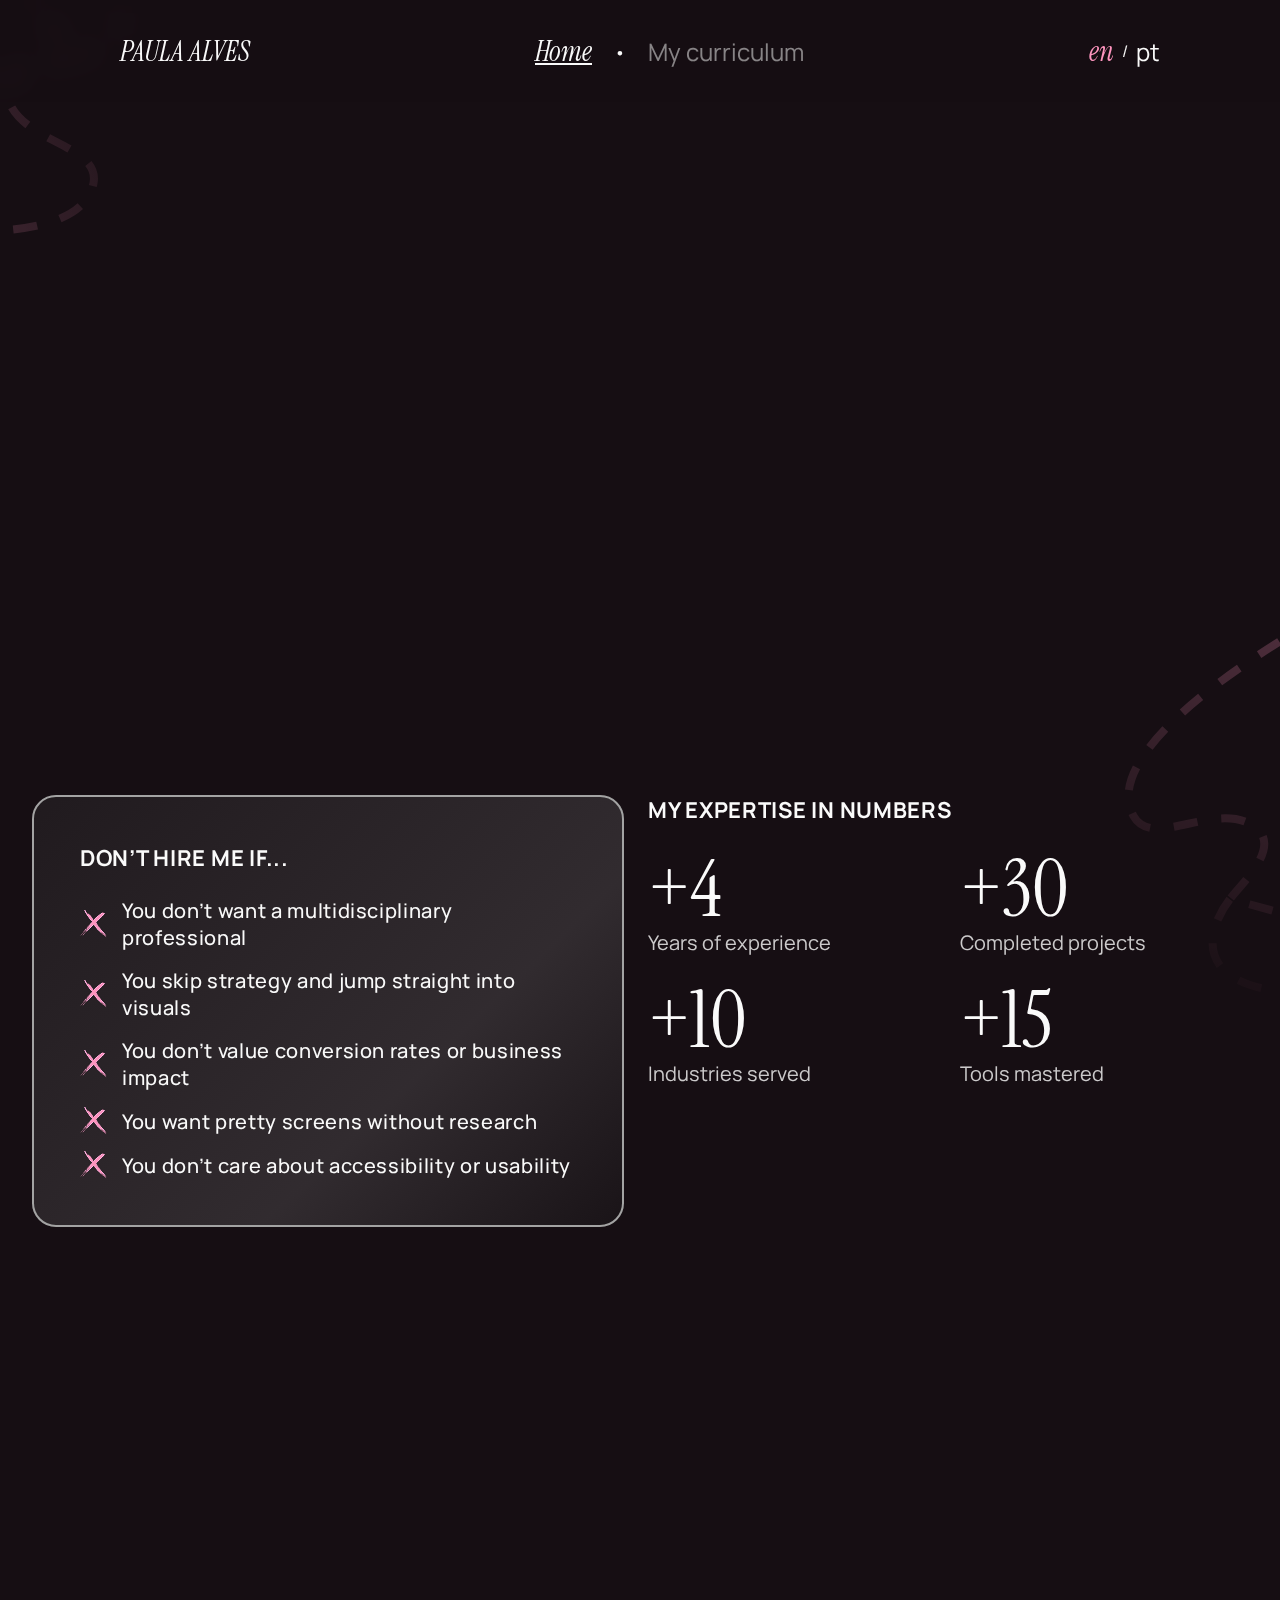
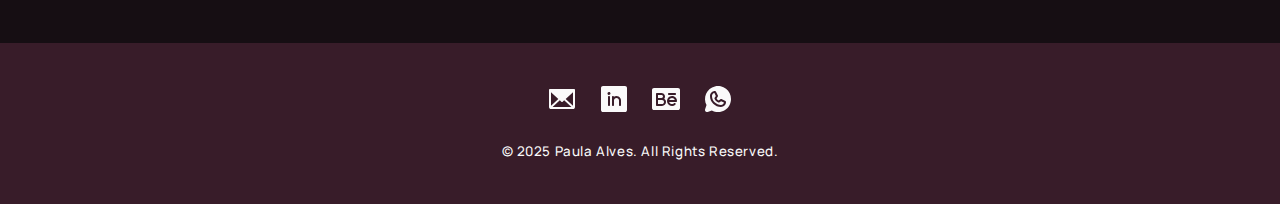
<file: index.html>
<!DOCTYPE html>
<html lang="en">

<head>
    <meta charset="UTF-8">
    <meta name="viewport" content="width=device-width, initial-scale=1.0">
    <title>Paula Alves - Digital Product Designer</title>
    <link rel="canonical" href="https://04spaula.github.io/portfolio/" />
    <link rel="stylesheet" href="style.css">
    <!-- Google Tag Manager -->
    <script>(function (w, d, s, l, i) {
            w[l] = w[l] || []; w[l].push({
                'gtm.start':
                    new Date().getTime(), event: 'gtm.js'
            }); var f = d.getElementsByTagName(s)[0],
                j = d.createElement(s), dl = l != 'dataLayer' ? '&l=' + l : ''; j.async = true; j.src =
                    'https://www.googletagmanager.com/gtm.js?id=' + i + dl; f.parentNode.insertBefore(j, f);
        })(window, document, 'script', 'dataLayer', 'GTM-KMCBKT8G');</script>
    <!-- End Google Tag Manager -->
    <link rel="preconnect" href="https://fonts.googleapis.com">
    <link rel="preconnect" href="https://fonts.gstatic.com" crossorigin>
    <link rel="shortcut icon" href="assets/favicon.ico" type="image/x-icon">
    <link rel="icon" href="assets/favicon.ico" type="image/x-icon">
    <meta property="og:title" content="Paula Alves – Product Designer" />
    <meta property="og:description"
        content="Portfolio focused on creating unique, usable, and accessible digital experiences." />
    <meta property="og:image"
        content="https://github.com/04sPaula/portfolio/blob/master/assets/og_image.png?raw=true" />
    <meta property="og:url" content="https://04spaula.github.io/portfolio" />
    <meta property="og:type" content="website" />
    <meta name="description"
        content="Paula Alves, Digital Product Designer creating unique, usable, and accessible customer experiences. Explore my portfolio and let's collaborate.">
    <link
        href="https://fonts.googleapis.com/css2?family=Instrument+Serif:ital@0;1&family=Manrope:wght@400;500;600;700;800&display=swap"
        rel="stylesheet">
    <script type="application/ld+json">
    {
        "@context": "https://schema.org",
        "@type": "Person",
        "name": "Paula Alves",
        "jobTitle": "Digital Product Designer",
        "email": "paula.edifba@gmail.com",
        "image": "https://04spaula.github.io/portfolio/assets/Frame 7.webp",
        "url": "https://04spaula.github.io/portfolio/",
        "sameAs": [
            "https://linkedin.com/in/dev-paula-alves",
            "https://www.behance.net/paula-souza-alves",
            "https://wa.me/5573998122904"
        ],
        "knowsAbout": [
            "UX Design",
            "UI Design",
            "User Research",
            "Usability Testing",
            "Wireframing",
            "Prototyping",
            "Design Systems",
            "Digital Accessibility (WCAG)",
            "Branding",
            "HTML",
            "CSS",
            "JavaScript",
            "Figma",
            "Agile",
            "Scrum",
            "Kanban"
        ],
        "review": [
            {
            "@type": "Review",
            "author": {
                "@type": "Person",
                "name": "Gabriel Alban"
            },
            "reviewBody": "I had the pleasure of collaborating with Paula Alves, and her expertise as a UX/UI Designer truly impressed me. [...] I highly recommend her to any team."
            },
            {
            "@type": "Review",
            "author": {
                "@type": "Person",
                "name": "Gabriel H. Simões"
            },
            "reviewBody": "Working with Paula was an incredible experience. I'm immensely grateful for the excellent work and dedication she brought to my project. [...] I recommend her without hesitation..."
            },
            {
            "@type": "Review",
            "author": {
                "@type": "Person",
                "name": "Ianca Garcia"
            },
            "reviewBody": "Working with Paula is always synonymous with impeccable organization. She is an exceptionally creative individual who consistently seeks to understand and research user successes and challenges with genuine curiosity ✨. My 5 stars go to this incredible professional!"
            }
            // Adicione os outros depoimentos aqui
        ]
    }
    </script>
</head>

<body>
    <!-- Google Tag Manager (noscript) -->
    <noscript><iframe src="https://www.googletagmanager.com/ns.html?id=GTM-KMCBKT8G" height="0" width="0"
            style="display:none;visibility:hidden"></iframe></noscript>
    <!-- End Google Tag Manager (noscript) -->
    <div class="background-shapes" aria-hidden="true" tabindex="-1">
        <div class="shape shape-1"><svg width="234" height="394" viewBox="0 0 234 394" fill="none"
                xmlns="http://www.w3.org/2000/svg">
                <path opacity="0.5"
                    d="M242.511 9C54.0283 85.7892 15.6339 143.381 29.5955 180.03C43.5571 216.68 111.62 176.54 146.524 206.209C174.448 229.943 129.597 260.08 113.365 276.017M113.365 276.017C81.3699 307.431 57.1696 373.05 216.333 384.22C375.496 395.389 214.006 316.738 113.365 276.017Z"
                    stroke="url(#paint0_linear_43_2)" stroke-width="8" stroke-linejoin="round"
                    stroke-dasharray="24 24" />
                <defs>
                    <linearGradient id="paint0_linear_43_2" x1="230.294" y1="9" x2="27" y2="312.666"
                        gradientUnits="userSpaceOnUse">
                        <stop stop-color="#FF95BF" />
                        <stop offset="1" stop-color="#29181F" />
                    </linearGradient>
                </defs>
            </svg>
        </div>
        <div class="shape shape-2"><svg width="221" height="384" viewBox="0 0 221 384" fill="none"
                xmlns="http://www.w3.org/2000/svg">
                <path opacity="0.5"
                    d="M220.357 3.75616C31.8743 80.5453 -6.52011 138.137 7.44145 174.787C21.403 211.436 89.4661 171.296 124.37 200.965C152.294 224.7 107.443 254.836 91.2113 270.773M91.2113 270.773C59.2158 302.187 35.0156 367.807 194.179 378.976C353.342 390.145 191.852 311.495 91.2113 270.773Z"
                    stroke="url(#paint0_linear_2_6)" stroke-width="8" stroke-linejoin="round"
                    stroke-dasharray="24 24" />
                <defs>
                    <linearGradient id="paint0_linear_2_6" x1="208.14" y1="3.75616" x2="4.84595" y2="307.422"
                        gradientUnits="userSpaceOnUse">
                        <stop stop-color="#FF95BF" />
                        <stop offset="1" stop-color="#29181F" />
                    </linearGradient>
                </defs>
            </svg>
        </div>
    </div>

    <header class="main-header">
        <a href="index-pt.html" class="logo">PAULA ALVES</a>

        <input type="checkbox" id="menu-toggle" class="menu-toggle" aria-controls="main-nav-wrapper">
        <label for="menu-toggle" class="menu-hamburger" aria-label="Open menu">
            <span class="hamburger-line"></span>
            <span class="hamburger-line"></span>
            <span class="hamburger-line"></span>
        </label>

        <div class="header-nav-wrapper" id="main-nav-wrapper">
            <nav class="main-nav" aria-label="Main navigation">
                <a href="#" class="nav-link active">Home</a>
                <span class="nav-separator">·</span>
                <a target="_blank" rel="noopener noreferrer"
                    href="https://drive.google.com/file/d/1ze6-3FDv4mxFZdjpfxBUT64pZ0JSbuyI/view?usp=sharing"
                    class="nav-link">My curriculum</a>
            </nav>
            <div class="lang-switcher">
                <a href="#" class="lang-link active" aria-current="page">en</a>
                <span class="lang-separator">/</span>
                <a href="index-pt.html" class="lang-link">pt</a>
            </div>
        </div>
    </header>

    <main class="container">
        <section class="hero-section">
            <div class="hero-content">
                <h1 class="hero-title">
                    I’m a digital product designer focused on creating
                    <span class="highlight">unique</span>,
                    <span class="highlight">usable</span>, and
                    <span class="highlight">accessible</span>
                    customer experiences
                </h1>
                <p class="hero-subtitle">+4 years shaping digital solutions with real-world impact.</p>
                <div class="hero-cta">
                    <a class="btn btn-primary" href="https://linkedin.com/in/dev-paula-alves" target="_blank"
                        rel="noopener noreferrer" aria-label="Visit Paula Alves' LinkedIn profile">
                        Let’s collaborate
                        <svg width="28" height="28" viewBox="0 0 28 28" fill="none" xmlns="http://www.w3.org/2000/svg"
                            aria-hidden="true" tabindex="-1">
                            <path d="M8.16663 8.16669H19.8333M19.8333 8.16669V19.8334M19.8333 8.16669L8.16663 19.8334"
                                stroke="#160E13" stroke-width="2" stroke-linecap="round" stroke-linejoin="round" />
                        </svg>
                    </a>
                    <p class="cta-note">Open to both freelance and permanent positions</p>
                </div>
            </div>
            <div class="hero-image-section">
                <div class="hero-icons-container">
                    <svg width="32" height="32" viewBox="0 0 32 32" fill="none" xmlns="http://www.w3.org/2000/svg">
                        <g clip-path="url(#clip0_2_45)">
                            <path
                                d="M21 20C23.2091 20 25 18.2091 25 16C25 13.7909 23.2091 12 21 12C18.7909 12 17 13.7909 17 16C17 18.2091 18.7909 20 21 20Z"
                                stroke="#FF95BF" stroke-width="1.5" stroke-linecap="round" stroke-linejoin="round" />
                            <path
                                d="M17 12H21C22.0609 12 23.0783 11.5786 23.8284 10.8284C24.5786 10.0783 25 9.06087 25 8C25 6.93913 24.5786 5.92172 23.8284 5.17157C23.0783 4.42143 22.0609 4 21 4H17"
                                stroke="#FF95BF" stroke-width="1.5" stroke-linecap="round" stroke-linejoin="round" />
                            <path
                                d="M17 4H12C10.9391 4 9.92172 4.42143 9.17157 5.17157C8.42143 5.92172 8 6.93913 8 8C8 9.06087 8.42143 10.0783 9.17157 10.8284C9.92172 11.5786 10.9391 12 12 12H17V4Z"
                                stroke="#FF95BF" stroke-width="1.5" stroke-linecap="round" stroke-linejoin="round" />
                            <path
                                d="M17 12H12C10.9391 12 9.92172 12.4214 9.17157 13.1716C8.42143 13.9217 8 14.9391 8 16C8 17.0609 8.42143 18.0783 9.17157 18.8284C9.92172 19.5786 10.9391 20 12 20H17V12Z"
                                stroke="#FF95BF" stroke-width="1.5" stroke-linecap="round" stroke-linejoin="round" />
                            <path
                                d="M17 20H12.5C11.61 20 10.74 20.2639 9.99994 20.7584C9.25992 21.2529 8.68314 21.9557 8.34254 22.7779C8.00195 23.6002 7.91283 24.505 8.08647 25.3779C8.2601 26.2508 8.68869 27.0526 9.31802 27.682C9.94736 28.3113 10.7492 28.7399 11.6221 28.9135C12.495 29.0872 13.3998 28.9981 14.2221 28.6575C15.0443 28.3169 15.7471 27.7401 16.2416 27.0001C16.7361 26.26 17 25.39 17 24.5V20Z"
                                stroke="#FF95BF" stroke-width="1.5" stroke-linecap="round" stroke-linejoin="round" />
                            <path opacity="0.2"
                                d="M21 20C23.2091 20 25 18.2091 25 16C25 13.7909 23.2091 12 21 12C18.7909 12 17 13.7909 17 16C17 18.2091 18.7909 20 21 20Z"
                                fill="#FF95BF" />
                            <path opacity="0.2"
                                d="M17 4H12C10.9391 4 9.92172 4.42143 9.17157 5.17157C8.42143 5.92172 8 6.93913 8 8C8 9.06087 8.42143 10.0783 9.17157 10.8284C9.92172 11.5786 10.9391 12 12 12H17V4Z"
                                fill="#FF95BF" />
                            <path opacity="0.2"
                                d="M17 20H12.5C11.61 20 10.74 20.2639 9.99994 20.7584C9.25992 21.2529 8.68314 21.9557 8.34254 22.7779C8.00195 23.6002 7.91283 24.505 8.08647 25.3779C8.2601 26.2508 8.68869 27.0526 9.31802 27.682C9.94736 28.3113 10.7492 28.7399 11.6221 28.9135C12.495 29.0872 13.3998 28.9981 14.2221 28.6575C15.0443 28.3169 15.7471 27.7401 16.2416 27.0001C16.7361 26.26 17 25.39 17 24.5V20Z"
                                fill="#FF95BF" />
                        </g>
                        <defs>
                            <clipPath id="clip0_2_45">
                                <rect width="32" height="32" fill="white" />
                            </clipPath>
                        </defs>
                    </svg>
                    <svg width="32" height="32" viewBox="0 0 32 32" fill="none" xmlns="http://www.w3.org/2000/svg">
                        <rect width="32" height="32" rx="6" fill="#FF73AB" fill-opacity="0.15" />
                        <rect x="0.5" y="0.5" width="31" height="31" rx="5.5" stroke="#FF73AB" stroke-opacity="0.5" />
                        <path
                            d="M21.0786 22.3766C19.8987 22.3766 18.9444 22.1105 18.2157 21.5784C17.4927 21.0405 17.0531 20.2829 16.897 19.3054L19.3088 18.941C19.4071 19.3806 19.624 19.7247 19.9595 19.9734C20.3007 20.2221 20.7316 20.3465 21.2521 20.3465C21.6801 20.3465 22.0098 20.2655 22.2412 20.1036C22.4725 19.9358 22.5882 19.7045 22.5882 19.4095C22.5882 19.2244 22.5419 19.0769 22.4494 18.9671C22.3568 18.8514 22.1486 18.7386 21.8247 18.6287C21.5066 18.5188 21.0092 18.3742 20.3325 18.1949C19.5691 17.9983 18.9589 17.7785 18.502 17.5356C18.045 17.2927 17.7154 17.0035 17.5129 16.668C17.3105 16.3268 17.2093 15.9161 17.2093 15.4361C17.2093 14.8346 17.3626 14.314 17.6691 13.8745C17.9756 13.4291 18.4065 13.0879 18.9618 12.8507C19.5228 12.6078 20.1821 12.4864 20.9398 12.4864C21.6744 12.4864 22.325 12.5991 22.8918 12.8247C23.4586 13.0503 23.9156 13.3713 24.2626 13.7877C24.6154 14.2041 24.8323 14.6958 24.9133 15.2626L22.5014 15.6963C22.4609 15.3493 22.3106 15.0746 22.0503 14.8722C21.79 14.6697 21.4372 14.5512 20.9919 14.5165C20.5581 14.4875 20.2082 14.5454 19.9421 14.69C19.6818 14.8346 19.5517 15.0428 19.5517 15.3146C19.5517 15.4766 19.6067 15.6125 19.7166 15.7224C19.8322 15.8323 20.0665 15.945 20.4193 16.0607C20.7779 16.1764 21.3215 16.3268 22.0503 16.5119C22.7617 16.6969 23.3314 16.9138 23.7594 17.1625C24.1932 17.4054 24.5084 17.7004 24.705 18.0474C24.9017 18.3887 25 18.8022 25 19.2881C25 20.2482 24.653 21.0029 23.9589 21.5524C23.2649 22.1018 22.3048 22.3766 21.0786 22.3766Z"
                            fill="#FF95BF" />
                        <path
                            d="M7 22.1163V9.62341H12.2748C12.3962 9.62341 12.5582 9.6292 12.7606 9.64076C12.9688 9.64655 13.1539 9.6639 13.3159 9.69282C14.062 9.80849 14.6721 10.0543 15.1464 10.4302C15.6265 10.8062 15.9793 11.2805 16.2048 11.853C16.4304 12.4199 16.5432 13.0532 16.5432 13.753C16.5432 14.4528 16.4275 15.0891 16.1962 15.6617C15.9706 16.2285 15.6178 16.6998 15.1377 17.0758C14.6635 17.4517 14.0562 17.6975 13.3159 17.8132C13.1539 17.8363 12.9688 17.8537 12.7606 17.8653C12.5524 17.8768 12.3905 17.8826 12.2748 17.8826H9.35977V22.1163H7ZM9.35977 15.679H12.1707C12.2921 15.679 12.4252 15.6732 12.5698 15.6617C12.7143 15.6501 12.8474 15.6269 12.9688 15.5922C13.2869 15.5055 13.5327 15.3609 13.7063 15.1585C13.8798 14.9502 13.9983 14.7218 14.062 14.4731C14.1314 14.2186 14.1661 13.9786 14.1661 13.753C14.1661 13.5274 14.1314 13.2903 14.062 13.0416C13.9983 12.7871 13.8798 12.5587 13.7063 12.3562C13.5327 12.148 13.2869 12.0005 12.9688 11.9138C12.8474 11.8791 12.7143 11.8559 12.5698 11.8444C12.4252 11.8328 12.2921 11.827 12.1707 11.827H9.35977V15.679Z"
                            fill="#FF95BF" />
                    </svg>
                    <svg width="16" height="22" viewBox="0 0 16 22" fill="none" xmlns="http://www.w3.org/2000/svg">
                        <path
                            d="M14.2076 15.8896C14.5063 15.9599 14.7435 16.0829 14.9193 16.2586C15.095 16.4168 15.1829 16.6189 15.1829 16.8649C14.2691 18.4816 13.1444 19.738 11.8089 20.6343C10.4734 21.5129 9.02361 21.9522 7.45964 21.9522C5.93081 21.9522 4.60406 21.5656 3.47941 20.7924C2.37232 20.0016 1.51126 18.8945 0.896211 17.4712C0.298737 16.0478 0 14.3608 0 12.4102C0 10.5826 0.246019 8.92201 0.738056 7.42832C1.24767 5.91706 1.95936 4.60789 2.87315 3.50081C3.78693 2.39372 4.87644 1.54145 6.14168 0.943972C7.40692 0.346497 8.79517 0.04776 10.3064 0.04776C12.0637 0.04776 13.4519 0.478293 14.4712 1.33936C15.4904 2.20042 16 3.3778 16 4.87148C16 5.67983 15.8331 6.4091 15.4992 7.05929C15.1829 7.69191 14.7435 8.19274 14.1812 8.56176C13.6189 8.91322 12.9775 9.08895 12.257 9.08895C12.0637 9.08895 11.8528 9.07137 11.6244 9.03623C11.4135 9.00108 11.0803 9.08879 10.86 8.87807C10.4568 8.4924 11.3608 8.13123 11.5717 7.63919C11.7825 7.14716 11.9495 6.62876 12.0725 6.084C12.1955 5.52168 12.257 5.00328 12.257 4.52881C12.257 3.70289 12.0637 3.07028 11.6771 2.63096C11.2905 2.19164 10.737 1.97198 10.0165 1.97198C9.2257 1.97198 8.47886 2.25314 7.77595 2.81547C7.07304 3.36023 6.4492 4.12464 5.90445 5.10872C5.35969 6.07522 4.92916 7.19109 4.61285 8.45633C4.31411 9.70399 4.16475 11.0395 4.16475 12.4629C4.16475 13.8863 4.34926 15.1252 4.71829 16.1796C5.10489 17.2339 5.64086 18.0511 6.3262 18.631C7.02911 19.2109 7.85502 19.5008 8.80395 19.5008C9.8056 19.5008 10.7809 19.1845 11.7298 18.5519C12.6787 17.9017 13.5047 17.0143 14.2076 15.8896Z"
                            fill="#FF95BF" />
                    </svg>
                    <svg width="32" height="32" viewBox="0 0 32 32" fill="none" xmlns="http://www.w3.org/2000/svg">
                        <rect width="32" height="32" rx="6" fill="#FF73AB" fill-opacity="0.15" />
                        <rect x="0.5" y="0.5" width="31" height="31" rx="5.5" stroke="#FF73AB" stroke-opacity="0.5" />
                        <path
                            d="M20.8276 11.7066V9.625H23.1868V11.7066H20.8276ZM20.8276 22.375V13.0076H23.1868V22.375H20.8276Z"
                            fill="#FF95BF" />
                        <path
                            d="M8.81299 22.375L12.6293 9.88522H16.1507L19.9671 22.375H17.5385L14.1385 11.3597H14.5895L11.2416 22.375H8.81299ZM11.1028 19.773V17.5699H17.6946V19.773H11.1028Z"
                            fill="#FF95BF" />
                    </svg>
                    <img src="assets/maze.webp" width="40px" alt>
                </div>
                <div class="hero-image">
                    <img src="assets/Frame 7.webp" alt="Portrait of Paula Alves">
                </div>
            </div>
        </section>

        <section class="info-section animate-on-scroll" aria-labelledby="info-section-title">
            <div class="info-card">
                <h2 id="info-section-title" class="info-title">DON’T HIRE ME IF...</h2>
                <ul class="info-list">
                    <li><img src="assets/x 1.webp" alt="">You don’t want a multidisciplinary professional</li>
                    <li><img src="assets/x 1.webp" alt="">You skip strategy and jump straight into visuals</li>
                    <li><img src="assets/x 1.webp" alt="">You don’t value conversion rates or business impact</li>
                    <li><img src="assets/x 1.webp" alt="">You want pretty screens without research</li>
                    <li><img src="assets/x 1.webp" alt="">You don’t care about accessibility or usability</li>
                </ul>
            </div>
            <div class="expertise-numbers">
                <h2 class="info-title">My expertise in numbers</h2>
                <div class="numbers-grid">
                    <div class="number-item">
                        <span class="number">+4</span>
                        <p>Years of experience</p>
                    </div>
                    <div class="number-item">
                        <span class="number">+30</span>
                        <p>Completed projects</p>
                    </div>
                    <div class="number-item">
                        <span class="number">+10</span>
                        <p>Industries served</p>
                    </div>
                    <div class="number-item">
                        <span class="number">+15</span>
                        <p>Tools mastered</p>
                    </div>
                </div>
            </div>
        </section>

        <section class="projects-section animate-on-scroll" aria-labelledby="projects-section-title">
            <h2 id="projects-section-title" class="section-title">My last projects</h2>
            <div class="projects-carousel" role="region" aria-label="Carousel of recent projects" tabindex="0">
                <a href="projects/eCha/echa.html" target="_blank" rel="noopener noreferrer"><img src="assets/1.webp"
                        alt="eCha project, housewarming registry management system"></a>
                <a href="projects/SIP/sip.html" target="_blank" rel="noopener noreferrer"><img src="assets/6.webp"
                        alt="SIP Project, Lost and found web system"></a>
                <a href="https://www.behance.net/gallery/229022089/Spacelaxy-Tech-courses-and-community" target="_blank"
                    rel="noopener noreferrer"><img src="assets/3.webp"
                        alt="Spacelaxy project, study community system"></a>
                <a href="https://www.behance.net/gallery/229021695/Game-Story-Writer" target="_blank"
                    rel="noopener noreferrer"><img src="assets/2.webp"
                        alt="Game Story Writer project, system for game developers"></a>
                <a href="https://www.behance.net/gallery/229023411/SketchVerce-Desktop-UI-Redesign" target="_blank"
                    rel="noopener noreferrer"><img src="assets/4.webp"
                        alt="SketchVerce project, redesign of an existing desktop-only website"></a>
                <a target="_blank" rel="noopener noreferrer"
                    href="https://www.behance.net/gallery/201561359/Branding-Groopy"><img src="assets/5.webp"
                        alt="Branding for Groopy, digital platform for freelancing in the audiovisual market"></a>
            </div>
            <a class="btn btn-secondary" href="mailto:paula.edifba@gmail.com" target="_blank" rel="noopener noreferrer"
                aria-label="Send an email to Paula Alves">
                Let's discuss your next project
                <svg width="28" height="28" viewBox="0 0 28 28" fill="none" xmlns="http://www.w3.org/2000/svg"
                    aria-hidden="true" tabindex="-1">
                    <path d="M8.16663 8.16669H19.8333M19.8333 8.16669V19.8334M19.8333 8.16669L8.16663 19.8334"
                        stroke="#fafafa" stroke-width="2" stroke-linecap="round" stroke-linejoin="round" />
                </svg>
            </a>
        </section>

        <section class="steps-section animate-on-scroll" aria-labelledby="steps-section-title">
            <h2 id="steps-section-title" class="section-title">
                Our next steps: What happens after you contact me?
            </h2>
            <div class="steps-container">
                <div class="step-container">
                    <p class="step-number">1.</p>
                    <p class="step-title">Quick Chat</p>
                    <p class="step-text">I’ll reply within 8 hours to understand your needs and vision.</p>
                </div>
                <div class="step-container">
                    <p class="step-number">2.</p>
                    <p class="step-title">Tailored Plan</p>
                    <p class="step-text">Together, we'll define the project scope and the strategic plan to your goals
                    </p>
                </div>
                <div class="step-container">
                    <p class="step-number">3.</p>
                    <p class="step-title">Making It Real</p>
                    <p class="step-text">We’ll turn your vision into results-driven and intuitive solutions</p>
                </div>
            </div>
        </section>

        <section class="testimonials-section animate-on-scroll" aria-labelledby="testimonials-section-title">
            <h2 id="testimonials-section-title" class="section-title">what they have say about my work</h2>
            <div class="testimonials-grid">
                <article class="testimonial-card animate-on-scroll">
                    <header class="testimonial-author">
                        <h3>Gabriel Alban</h3>
                        <p>collaborated on <span>Game Story Writer</span></p>
                    </header>
                    <p class="testimonial-text">I had the pleasure of collaborating with Paula Alves, and her expertise
                        as a UX/UI Designer truly impressed me. From our first discussion, Paula showed a remarkable
                        ability to deeply understand user needs and pain points, perfectly translating them into
                        intuitive and highly functional design solutions. She particularly excelled in addressing visual
                        fatigue, proposing a minimalist and accessible solution that was crucial for game developers.
                        Her attention to branding, visual hierarchy, typography, and accessibility testing was
                        exemplary. Paula isn't just a designer who creates beautiful interfaces; she's a professional
                        who investigates, thinks strategically, and delivers impactful results. I highly recommend her
                        to any team.</p>
                </article>
                <article class="testimonial-card animate-on-scroll">
                    <header class="testimonial-author">
                        <h3>Cleyson Barbosa</h3>
                        <p>collaborated on <span>Dysoft Consulting</span></p>
                    </header>
                    <p class="testimonial-text">Paula is an incredible professional: punctual, delivers high-quality
                        work, and is always highly participative in everything. I thoroughly enjoyed working with her.
                    </p>
                </article>
                <article class="testimonial-card animate-on-scroll">
                    <header class="testimonial-author">
                        <h3>Gabriel H. Simões</h3>
                        <p>collaborated on <span>SketchVerce</span></p>
                    </header>
                    <p class="testimonial-text">Working with Paula was an incredible experience. I'm immensely grateful
                        for the excellent work and dedication she brought to my project. Her potential as a UX/UI
                        Designer is immense, and her passion for her craft shines through in every detail.
                        <br>The original design of my system doesn't even come close to the final result Paula
                        delivered.
                        Thanks to her work, I scored a 9.8 on the final pitch, and today I have a project that fills me
                        with pride every time I see how well-crafted it is.
                        <br>I recommend her without hesitation and hope we can exchange experiences at future events and
                        collaborations.
                    </p>
                </article>
                <article class="testimonial-card animate-on-scroll">
                    <header class="testimonial-author">
                        <h3>Cleyton Barbosa</h3>
                        <p>collaborated on <span>Dysoft Consulting</span></p>
                    </header>
                    <p class="testimonial-text">Collaborating with Paula was an incredibly smooth and productive
                        experience. Beyond her mastery of design aesthetics and meticulous attention to detail, she
                        truly understands the importance of collaboration. Paula consistently delivers high-quality
                        results, demonstrating a remarkable ability to listen actively, adapt swiftly, and propose
                        creative solutions with agility. She is the type of professional who is always available and
                        makes the entire process efficient and seamless. I highly recommend her!</p>
                </article>
                <article class="testimonial-card animate-on-scroll">
                    <header class="testimonial-author">
                        <h3>Ianca Garcia</h3>
                        <p>colaborou em <span>SIP</span></p>
                    </header>
                    <p class="testimonial-text">Working with Paula is always synonymous with impeccable organization.
                        She is an exceptionally creative individual who consistently seeks to understand and research
                        user successes and challenges with genuine curiosity ✨.<br> My 5 stars go to this incredible
                        professional!</p>
                </article>
                <article class="testimonial-card animate-on-scroll">
                    <header class="testimonial-author">
                        <h3>Pâmela Santos</h3>
                        <p>collaborated on <span>eChá</span></p>
                    </header>
                    <p class="testimonial-text">Paula is an exceptional and talented colleague in the field of design.
                        During our time at university, I had the opportunity to observe her dedication and commitment in
                        every project she undertook. Paula possesses a keen eye for detail, which enables her to capture
                        nuances that many might overlook. Her creativity and technical skill consistently shine through
                        her work, resulting in designs that not only meet expectations but often exceed them. I am
                        confident that she will make significant contributions to any endeavor she chooses to pursue. I
                        recommend her without hesitation!</p>
                </article>
                <article class="testimonial-card animate-on-scroll">
                    <header class="testimonial-author">
                        <h3>Maria Luiza Menezes</h3>
                        <p>collaborated on <span>Agência Macedo</span></p>
                    </header>
                    <p class="testimonial-text">Working with Paula was a highly productive experience. She possesses an
                        impressive ability to not only design visually appealing and responsive landing pages but also
                        to translate client needs directly into functional code. Her deliverables were consistently
                        optimized and focused on conversion, making projects significantly more efficient. I highly
                        recommend her!</p>
                </article>
            </div>
        </section>

        <section class="expertise-section animate-on-scroll" aria-labelledby="expertise-section-title">
            <h2 id="expertise-section-title" class="section-title">Areas of Expertise</h2>
            <div class="expertise-grid">
                <div class="expertise-item">
                    <h3><svg width="32" height="33" viewBox="0 0 32 33" fill="none" xmlns="http://www.w3.org/2000/svg"
                            aria-hidden="true" tabindex="-1">
                            <path
                                d="M17.3333 9.83331L11.6 4.09998C10.9978 3.50072 10.1828 3.16431 9.33331 3.16431C8.48378 3.16431 7.66881 3.50072 7.06665 4.09998L3.59998 7.56665C3.00072 8.16881 2.66431 8.98378 2.66431 9.83331C2.66431 10.6828 3.00072 11.4978 3.59998 12.1L9.33331 17.8333M10.6666 8.49998L13.3333 5.83331M24 21.8333L26.6666 19.1666M22.6666 15.1666L28.4 20.9C29.6533 22.1533 29.6533 24.18 28.4 25.4333L24.9333 28.9C23.68 30.1533 21.6533 30.1533 20.4 28.9L14.6666 23.1666M20 7.16665L25.3333 12.5M28.232 9.58265C28.9369 8.87788 29.333 7.92194 29.3332 6.92512C29.3333 5.9283 28.9374 4.97226 28.2326 4.26731C27.5279 3.56237 26.5719 3.16626 25.5751 3.16614C24.5783 3.16601 23.6223 3.56188 22.9173 4.26665L5.12265 22.0653C4.81307 22.374 4.58413 22.754 4.45598 23.172L2.69465 28.9746C2.66019 29.09 2.65758 29.2124 2.68712 29.3291C2.71665 29.4458 2.77721 29.5523 2.86238 29.6373C2.94754 29.7223 3.05414 29.7827 3.17086 29.8121C3.28758 29.8414 3.41006 29.8386 3.52531 29.804L9.32931 28.044C9.74687 27.917 10.1269 27.6894 10.436 27.3813L28.232 9.58265Z"
                                stroke="#FF95BF" stroke-width="2.5" stroke-linecap="round" stroke-linejoin="round" />
                        </svg> UX & UI Design</h3>
                    <ul>
                        <li>User Research</li>
                        <li>Usability Testing</li>
                        <li>Wireframing</li>
                        <li>Prototyping</li>
                        <li>Interaction Design</li>
                        <li>Design Systems</li>
                        <li>Digital Accessibility (WCAG)</li>
                    </ul>
                </div>
                <div class="expertise-item">
                    <h3><svg width="32" height="33" viewBox="0 0 32 33" fill="none" xmlns="http://www.w3.org/2000/svg"
                            aria-hidden="true" tabindex="-1">
                            <path
                                d="M16.0001 29.8334C12.4639 29.8334 9.07248 28.4287 6.57199 25.9282C4.07151 23.4277 2.66675 20.0363 2.66675 16.5001C2.66675 12.9639 4.07151 9.57248 6.57199 7.07199C9.07248 4.57151 12.4639 3.16675 16.0001 3.16675C19.5363 3.16675 22.9277 4.43103 25.4282 6.68147C27.9287 8.9319 29.3334 11.9841 29.3334 15.1667C29.3334 16.9349 28.631 18.6306 27.3808 19.8808C26.1306 21.131 24.4349 21.8334 22.6667 21.8334H19.6667C19.2334 21.8334 18.8087 21.9541 18.44 22.1819C18.0714 22.4097 17.7735 22.7357 17.5798 23.1232C17.386 23.5108 17.3039 23.9447 17.3428 24.3763C17.3818 24.8079 17.5401 25.2201 17.8001 25.5667L18.2001 26.1001C18.4601 26.4467 18.6184 26.859 18.6573 27.2905C18.6962 27.7221 18.6142 28.156 18.4204 28.5436C18.2266 28.9312 17.9287 29.2571 17.5601 29.4849C17.1915 29.7127 16.7667 29.8334 16.3334 29.8334H16.0001Z"
                                stroke="#FF95BF" stroke-width="2.5" stroke-linecap="round" stroke-linejoin="round" />
                            <path
                                d="M18.0001 9.83342C18.3683 9.83342 18.6667 9.53494 18.6667 9.16675C18.6667 8.79856 18.3683 8.50008 18.0001 8.50008C17.6319 8.50008 17.3334 8.79856 17.3334 9.16675C17.3334 9.53494 17.6319 9.83342 18.0001 9.83342Z"
                                stroke="#FF95BF" stroke-width="2.5" stroke-linecap="round" stroke-linejoin="round" />
                            <path
                                d="M23.3334 15.1667C23.7016 15.1667 24.0001 14.8683 24.0001 14.5001C24.0001 14.1319 23.7016 13.8334 23.3334 13.8334C22.9652 13.8334 22.6667 14.1319 22.6667 14.5001C22.6667 14.8683 22.9652 15.1667 23.3334 15.1667Z"
                                stroke="#FF95BF" stroke-width="2.5" stroke-linecap="round" stroke-linejoin="round" />
                            <path
                                d="M8.66675 17.8334C9.03494 17.8334 9.33342 17.5349 9.33342 17.1667C9.33342 16.7986 9.03494 16.5001 8.66675 16.5001C8.29856 16.5001 8.00008 16.7986 8.00008 17.1667C8.00008 17.5349 8.29856 17.8334 8.66675 17.8334Z"
                                stroke="#FF95BF" stroke-width="2.5" stroke-linecap="round" stroke-linejoin="round" />
                            <path
                                d="M11.3334 11.1667C11.7016 11.1667 12.0001 10.8683 12.0001 10.5001C12.0001 10.1319 11.7016 9.83341 11.3334 9.83341C10.9652 9.83341 10.6667 10.1319 10.6667 10.5001C10.6667 10.8683 10.9652 11.1667 11.3334 11.1667Z"
                                stroke="#FF95BF" stroke-width="2.5" stroke-linecap="round" stroke-linejoin="round" />
                        </svg>
                        Visual Design & Branding</h3>
                    <ul>
                        <li>Visual Identity</li>
                        <li>Branding</li>
                        <li>Composition</li>
                        <li>Typography</li>
                        <li>Visual Hierarchy</li>
                        <li>Motion Design</li>
                        <li>Graphic Design</li>
                    </ul>
                </div>
                <div class="expertise-item">
                    <h3><svg width="40" height="40" viewBox="0 0 40 40" fill="none" xmlns="http://www.w3.org/2000/svg"
                            aria-hidden="true" tabindex="-1">
                            <path
                                d="M21.85 12.7733L24.8167 17.2267M23.6033 21.3133L18.0633 23.6867M33.3333 6.66667L23.2333 9.19167M5 5V31.6667C5 32.5507 5.35119 33.3986 5.97631 34.0237C6.60143 34.6488 7.44928 35 8.33333 35H35M23.3333 10C23.3333 11.8409 21.841 13.3333 20 13.3333C18.1591 13.3333 16.6667 11.8409 16.6667 10C16.6667 8.15905 18.1591 6.66667 20 6.66667C21.841 6.66667 23.3333 8.15905 23.3333 10ZM30 20C30 21.841 28.5076 23.3333 26.6667 23.3333C24.8257 23.3333 23.3333 21.841 23.3333 20C23.3333 18.1591 24.8257 16.6667 26.6667 16.6667C28.5076 16.6667 30 18.1591 30 20ZM18.3333 25C18.3333 26.8409 16.8409 28.3333 15 28.3333C13.1591 28.3333 11.6667 26.8409 11.6667 25C11.6667 23.1591 13.1591 21.6667 15 21.6667C16.8409 21.6667 18.3333 23.1591 18.3333 25Z"
                                stroke="#FF95BF" stroke-width="2.5" stroke-linecap="round" stroke-linejoin="round" />
                        </svg>
                        Strategy & Data</h3>
                    <ul>
                        <li>Data-Driven Design / UX</li>
                        <li>Metrics & KPI Analysis</li>
                        <li>Information Architecture</li>
                        <li>User-Centered SEO</li>
                        <li>Business Analysis</li>
                        <li>Business Model Canva</li>
                        <li>SWOT</li>
                    </ul>
                </div>
                <div class="expertise-item">
                    <h3><svg width="40" height="40" viewBox="0 0 40 40" fill="none" xmlns="http://www.w3.org/2000/svg"
                            aria-hidden="true" tabindex="-1">
                            <path
                                d="M33.3334 5.00009V11.6668M36.6667 8.33342H30.0001M6.66673 28.3334V31.6668M8.3334 30.0001H5.00006M16.5617 25.8334C16.4129 25.2566 16.1123 24.7303 15.6911 24.3091C15.2699 23.8879 14.7435 23.5872 14.1667 23.4384L3.94173 20.8018C3.76728 20.7522 3.61374 20.6472 3.50442 20.5025C3.39509 20.3578 3.33594 20.1814 3.33594 20.0001C3.33594 19.8188 3.39509 19.6424 3.50442 19.4977C3.61374 19.353 3.76728 19.2479 3.94173 19.1984L14.1667 16.5601C14.7433 16.4114 15.2695 16.111 15.6907 15.6902C16.1119 15.2693 16.4127 14.7432 16.5617 14.1668L19.1984 3.94176C19.2474 3.76662 19.3524 3.61233 19.4973 3.50241C19.6422 3.3925 19.819 3.33301 20.0009 3.33301C20.1828 3.33301 20.3596 3.3925 20.5045 3.50241C20.6494 3.61233 20.7544 3.76662 20.8034 3.94176L23.4384 14.1668C23.5872 14.7435 23.8878 15.2699 24.309 15.6911C24.7302 16.1123 25.2566 16.413 25.8334 16.5618L36.0584 19.1968C36.2342 19.2453 36.3893 19.3501 36.4998 19.4952C36.6103 19.6403 36.6701 19.8177 36.6701 20.0001C36.6701 20.1825 36.6103 20.3598 36.4998 20.505C36.3893 20.6501 36.2342 20.7549 36.0584 20.8034L25.8334 23.4384C25.2566 23.5872 24.7302 23.8879 24.309 24.3091C23.8878 24.7303 23.5872 25.2566 23.4384 25.8334L20.8017 36.0584C20.7527 36.2336 20.6478 36.3879 20.5029 36.4978C20.358 36.6077 20.1811 36.6672 19.9992 36.6672C19.8174 36.6672 19.6405 36.6077 19.4956 36.4978C19.3507 36.3879 19.2457 36.2336 19.1967 36.0584L16.5617 25.8334Z"
                                stroke="#FF95BF" stroke-width="2.5" stroke-linecap="round" stroke-linejoin="round" />
                        </svg>
                        Agile & Tools</h3>
                    <ul>
                        <li>Scrum & Kanban</li>
                        <li>Figma</li>
                        <li>After Effects</li>
                        <li>Maze & Hotjar</li>
                        <li>SemRush</li>
                        <li>Tag Manager & GA4</li>
                        <li>HTML, CSS, JS</li>
                    </ul>
                </div>
            </div>
            <div class="final-cta">
                <a class="btn btn-primary" href="mailto:paula.edifba@gmail.com" target="_blank"
                    rel="noopener noreferrer" aria-label="Send an email to Paula Alves">
                    Get in touch
                    <svg width="28" height="28" viewBox="0 0 28 28" fill="none" xmlns="http://www.w3.org/2000/svg"
                        aria-hidden="true" tabindex="-1">
                        <path d="M8.16663 8.16669H19.8333M19.8333 8.16669V19.8334M19.8333 8.16669L8.16663 19.8334"
                            stroke="#160E13" stroke-width="2" stroke-linecap="round" stroke-linejoin="round" />
                    </svg>
                </a>
                <p>Let's discuss how my skills can drive your project forward!</p>
            </div>
        </section>
    </main>

    <footer class="main-footer">
        <div class="footer-content">
            <div class="footer-social-links">
                <a href="mailto:paula.edifba@gmail.com" aria-label="Send an email to Paula Alves">
                    <svg width="32" height="32" viewBox="0 0 32 32" fill="none" xmlns="http://www.w3.org/2000/svg">
                        <g clip-path="url(#clip0_28_2)">
                            <path
                                d="M28 6H4C3.73478 6 3.48043 6.10536 3.29289 6.29289C3.10536 6.48043 3 6.73478 3 7V24C3 24.5304 3.21071 25.0391 3.58579 25.4142C3.96086 25.7893 4.46957 26 5 26H27C27.5304 26 28.0391 25.7893 28.4142 25.4142C28.7893 25.0391 29 24.5304 29 24V7C29 6.73478 28.8946 6.48043 28.7071 6.29289C28.5196 6.10536 28.2652 6 28 6ZM12.3387 16L5 22.7262V9.27375L12.3387 16ZM13.8188 17.3563L15.3188 18.7375C15.5032 18.9069 15.7446 19.0008 15.995 19.0008C16.2454 19.0008 16.4868 18.9069 16.6712 18.7375L18.1712 17.3563L25.4212 24H6.57125L13.8188 17.3563ZM19.6612 16L27 9.2725V22.7275L19.6612 16Z"
                                fill="#FAFAFA" />
                        </g>
                        <defs>
                            <clipPath id="clip0_28_2">
                                <rect width="32" height="32" fill="white" />
                            </clipPath>
                        </defs>
                    </svg>
                </a>
                <a href="https://linkedin.com/in/dev-paula-alves" target="_blank" rel="noopener noreferrer"
                    aria-label="Visit Paula Alves' LinkedIn profile">
                    <svg width="32" height="32" viewBox="0 0 32 32" fill="none" xmlns="http://www.w3.org/2000/svg">
                        <g clip-path="url(#clip0_18_181)">
                            <path
                                d="M27 3H5C4.46957 3 3.96086 3.21071 3.58579 3.58579C3.21071 3.96086 3 4.46957 3 5V27C3 27.5304 3.21071 28.0391 3.58579 28.4142C3.96086 28.7893 4.46957 29 5 29H27C27.5304 29 28.0391 28.7893 28.4142 28.4142C28.7893 28.0391 29 27.5304 29 27V5C29 4.46957 28.7893 3.96086 28.4142 3.58579C28.0391 3.21071 27.5304 3 27 3ZM12 22C12 22.2652 11.8946 22.5196 11.7071 22.7071C11.5196 22.8946 11.2652 23 11 23C10.7348 23 10.4804 22.8946 10.2929 22.7071C10.1054 22.5196 10 22.2652 10 22V14C10 13.7348 10.1054 13.4804 10.2929 13.2929C10.4804 13.1054 10.7348 13 11 13C11.2652 13 11.5196 13.1054 11.7071 13.2929C11.8946 13.4804 12 13.7348 12 14V22ZM11 12C10.7033 12 10.4133 11.912 10.1666 11.7472C9.91997 11.5824 9.72771 11.3481 9.61418 11.074C9.50065 10.7999 9.47094 10.4983 9.52882 10.2074C9.5867 9.91639 9.72956 9.64912 9.93934 9.43934C10.1491 9.22956 10.4164 9.0867 10.7074 9.02882C10.9983 8.97094 11.2999 9.00065 11.574 9.11418C11.8481 9.22771 12.0824 9.41997 12.2472 9.66665C12.412 9.91332 12.5 10.2033 12.5 10.5C12.5 10.8978 12.342 11.2794 12.0607 11.5607C11.7794 11.842 11.3978 12 11 12ZM23 22C23 22.2652 22.8946 22.5196 22.7071 22.7071C22.5196 22.8946 22.2652 23 22 23C21.7348 23 21.4804 22.8946 21.2929 22.7071C21.1054 22.5196 21 22.2652 21 22V17.5C21 16.837 20.7366 16.2011 20.2678 15.7322C19.7989 15.2634 19.163 15 18.5 15C17.837 15 17.2011 15.2634 16.7322 15.7322C16.2634 16.2011 16 16.837 16 17.5V22C16 22.2652 15.8946 22.5196 15.7071 22.7071C15.5196 22.8946 15.2652 23 15 23C14.7348 23 14.4804 22.8946 14.2929 22.7071C14.1054 22.5196 14 22.2652 14 22V14C14.0012 13.7551 14.0923 13.5191 14.256 13.3369C14.4197 13.1546 14.6446 13.0388 14.888 13.0114C15.1314 12.9839 15.3764 13.0468 15.5765 13.188C15.7767 13.3292 15.918 13.539 15.9738 13.7775C16.6502 13.3186 17.4389 13.0526 18.2552 13.0081C19.0714 12.9637 19.8844 13.1424 20.6067 13.5251C21.329 13.9078 21.9335 14.48 22.3551 15.1803C22.7768 15.8806 22.9997 16.6825 23 17.5V22Z"
                                fill="#FAFAFA" />
                        </g>
                        <defs>
                            <clipPath id="clip0_18_181">
                                <rect width="32" height="32" fill="white" />
                            </clipPath>
                        </defs>
                    </svg>
                </a>
                <a href="https://www.behance.net/paula-souza-alves" target="_blank" rel="noopener noreferrer"
                    aria-label="Visit Paula Alves' Behance profile">
                    <svg width="32" height="32" viewBox="0 0 32 32" fill="none" xmlns="http://www.w3.org/2000/svg">
                        <g clip-path="url(#clip0_18_192)">
                            <path
                                d="M11.5 15H8V12H11.5C11.8978 12 12.2794 12.158 12.5607 12.4393C12.842 12.7206 13 13.1022 13 13.5C13 13.8978 12.842 14.2794 12.5607 14.5607C12.2794 14.842 11.8978 15 11.5 15ZM12 17H8V21H12C12.5304 21 13.0391 20.7893 13.4142 20.4142C13.7893 20.0391 14 19.5304 14 19C14 18.4696 13.7893 17.9609 13.4142 17.5858C13.0391 17.2107 12.5304 17 12 17ZM22 15C21.3798 15.0002 20.7749 15.1926 20.2685 15.5508C19.7621 15.9089 19.3792 16.4152 19.1725 17H24.8275C24.6208 16.4152 24.2379 15.9089 23.7315 15.5508C23.2251 15.1926 22.6202 15.0002 22 15ZM30 7V25C30 25.5304 29.7893 26.0391 29.4142 26.4142C29.0391 26.7893 28.5304 27 28 27H4C3.46957 27 2.96086 26.7893 2.58579 26.4142C2.21071 26.0391 2 25.5304 2 25V7C2 6.46957 2.21071 5.96086 2.58579 5.58579C2.96086 5.21071 3.46957 5 4 5H28C28.5304 5 29.0391 5.21071 29.4142 5.58579C29.7893 5.96086 30 6.46957 30 7ZM18 11C18 11.2652 18.1054 11.5196 18.2929 11.7071C18.4804 11.8946 18.7348 12 19 12H25C25.2652 12 25.5196 11.8946 25.7071 11.7071C25.8946 11.5196 26 11.2652 26 11C26 10.7348 25.8946 10.4804 25.7071 10.2929C25.5196 10.1054 25.2652 10 25 10H19C18.7348 10 18.4804 10.1054 18.2929 10.2929C18.1054 10.4804 18 10.7348 18 11ZM16 19C15.9997 18.3449 15.8385 17.6998 15.5305 17.1216C15.2225 16.5433 14.7772 16.0496 14.2338 15.6838C14.6448 15.1689 14.9022 14.5484 14.9764 13.8937C15.0505 13.239 14.9383 12.5767 14.6527 11.9829C14.3671 11.3892 13.9197 10.8881 13.362 10.5373C12.8043 10.1865 12.1589 10.0003 11.5 10H7C6.73478 10 6.48043 10.1054 6.29289 10.2929C6.10536 10.4804 6 10.7348 6 11V22C6 22.2652 6.10536 22.5196 6.29289 22.7071C6.48043 22.8946 6.73478 23 7 23H12C13.0609 23 14.0783 22.5786 14.8284 21.8284C15.5786 21.0783 16 20.0609 16 19ZM27 18C26.9999 16.8567 26.608 15.7479 25.8896 14.8585C25.1712 13.969 24.1696 13.3527 23.0519 13.1122C21.9341 12.8716 20.7677 13.0215 19.747 13.5367C18.7263 14.0518 17.913 14.9013 17.4427 15.9434C16.9723 16.9855 16.8733 18.1573 17.1622 19.2636C17.4511 20.3698 18.1104 21.3437 19.0302 22.0228C19.95 22.7018 21.0748 23.0452 22.217 22.9956C23.3593 22.9459 24.4501 22.5063 25.3075 21.75C25.5064 21.5745 25.6274 21.3271 25.644 21.0623C25.6605 20.7975 25.5712 20.537 25.3956 20.3381C25.3087 20.2396 25.2032 20.1592 25.0852 20.1015C24.9673 20.0438 24.839 20.0098 24.7079 20.0017C24.4432 19.9851 24.1827 20.0745 23.9837 20.25C23.6156 20.5743 23.1735 20.8034 22.6962 20.9172C22.219 21.031 21.7211 21.026 21.2462 20.9026C20.7713 20.7792 20.3339 20.5413 19.9724 20.2095C19.6109 19.8778 19.3362 19.4625 19.1725 19H26C26.2652 19 26.5196 18.8946 26.7071 18.7071C26.8946 18.5196 27 18.2652 27 18Z"
                                fill="#FAFAFA" />
                        </g>
                        <defs>
                            <clipPath id="clip0_18_192">
                                <rect width="32" height="32" fill="white" />
                            </clipPath>
                        </defs>
                    </svg>
                </a>
                <a href="https://wa.me/5573998122904" target="_blank" rel="noopener noreferrer"
                    aria-label="Get in touch Paula Alves using WhatsApp">
                    <svg width="32" height="32" viewBox="0 0 32 32" fill="none" xmlns="http://www.w3.org/2000/svg">
                        <g clip-path="url(#clip0_28_5)">
                            <path
                                d="M19.0725 18.1538L21.9475 19.5888C21.8112 20.2697 21.4429 20.8823 20.9054 21.322C20.3679 21.7618 19.6945 22.0014 19 22C16.6139 21.9974 14.3262 21.0483 12.639 19.3611C10.9517 17.6738 10.0026 15.3862 10 13C9.99981 12.3064 10.24 11.6342 10.6796 11.0977C11.1192 10.5612 11.7311 10.1937 12.4113 10.0575L13.8462 12.9325L12.625 14.75C12.5337 14.8869 12.4777 15.0442 12.4617 15.208C12.4458 15.3717 12.4706 15.5369 12.5337 15.6888C13.2492 17.3893 14.602 18.7421 16.3025 19.4575C16.4549 19.5235 16.6213 19.5505 16.7867 19.5361C16.9521 19.5217 17.1113 19.4664 17.25 19.375L19.0725 18.1538ZM29 16C29.0005 18.2445 28.4199 20.4508 27.3147 22.4042C26.2095 24.3577 24.6174 25.9917 22.6934 27.1473C20.7693 28.3029 18.5788 28.9407 16.3352 28.9986C14.0915 29.0564 11.8711 28.5324 9.89 27.4775L5.63375 28.8963C5.28136 29.0138 4.9032 29.0309 4.54166 28.9455C4.18012 28.8602 3.84948 28.6759 3.58681 28.4132C3.32414 28.1506 3.13982 27.8199 3.0545 27.4584C2.96918 27.0968 2.98623 26.7187 3.10375 26.3663L4.5225 22.11C3.59519 20.3666 3.07725 18.4348 3.008 16.4613C2.93875 14.4877 3.32001 12.5244 4.12284 10.7202C4.92567 8.91604 6.12897 7.31847 7.6414 6.04878C9.15383 4.77909 10.9356 3.87063 12.8516 3.39238C14.7675 2.91413 16.7672 2.87865 18.699 3.28862C20.6307 3.6986 22.4436 4.54327 24.0001 5.7585C25.5566 6.97374 26.8158 8.52761 27.6822 10.3022C28.5485 12.0767 28.9992 14.0253 29 16ZM24 19C24.0001 18.8143 23.9485 18.6321 23.8509 18.474C23.7533 18.3159 23.6136 18.1882 23.4475 18.105L19.4475 16.105C19.29 16.0266 19.1147 15.991 18.9391 16.002C18.7635 16.013 18.594 16.0701 18.4475 16.1675L16.6112 17.3925C15.7683 16.9291 15.0746 16.2355 14.6112 15.3925L15.8363 13.5563C15.9337 13.4098 15.9908 13.2403 16.0018 13.0647C16.0127 12.8891 15.9772 12.7137 15.8988 12.5563L13.8988 8.55629C13.8159 8.38888 13.6877 8.24803 13.5289 8.14972C13.37 8.05141 13.1868 7.99955 13 8.00004C11.6739 8.00004 10.4021 8.52682 9.46447 9.46451C8.52678 10.4022 8 11.674 8 13C8.00331 15.9164 9.1633 18.7124 11.2255 20.7746C13.2877 22.8367 16.0836 23.9967 19 24C19.6566 24 20.3068 23.8707 20.9134 23.6194C21.52 23.3682 22.0712 22.9999 22.5355 22.5356C22.9998 22.0713 23.3681 21.5201 23.6194 20.9135C23.8707 20.3068 24 19.6566 24 19Z"
                                fill="#FAFAFA" />
                        </g>
                        <defs>
                            <clipPath id="clip0_28_5">
                                <rect width="32" height="32" fill="white" />
                            </clipPath>
                        </defs>
                    </svg>
                </a>
            </div>
            <p><small>© 2025 Paula Alves. All Rights Reserved.</small></p>
        </div>
    </footer>

    <div class="cursor-outline"></div>
    <div class="cursor-dot"></div>

    <script src="script.js" defer></script>
    <script>
        if (window.matchMedia('(min-width: 1024px)').matches) {
            var script = document.createElement('script');
            script.src = 'script-desktop.js';
            document.body.appendChild(script);
        }
    </script>
</body>

</html>
</file>
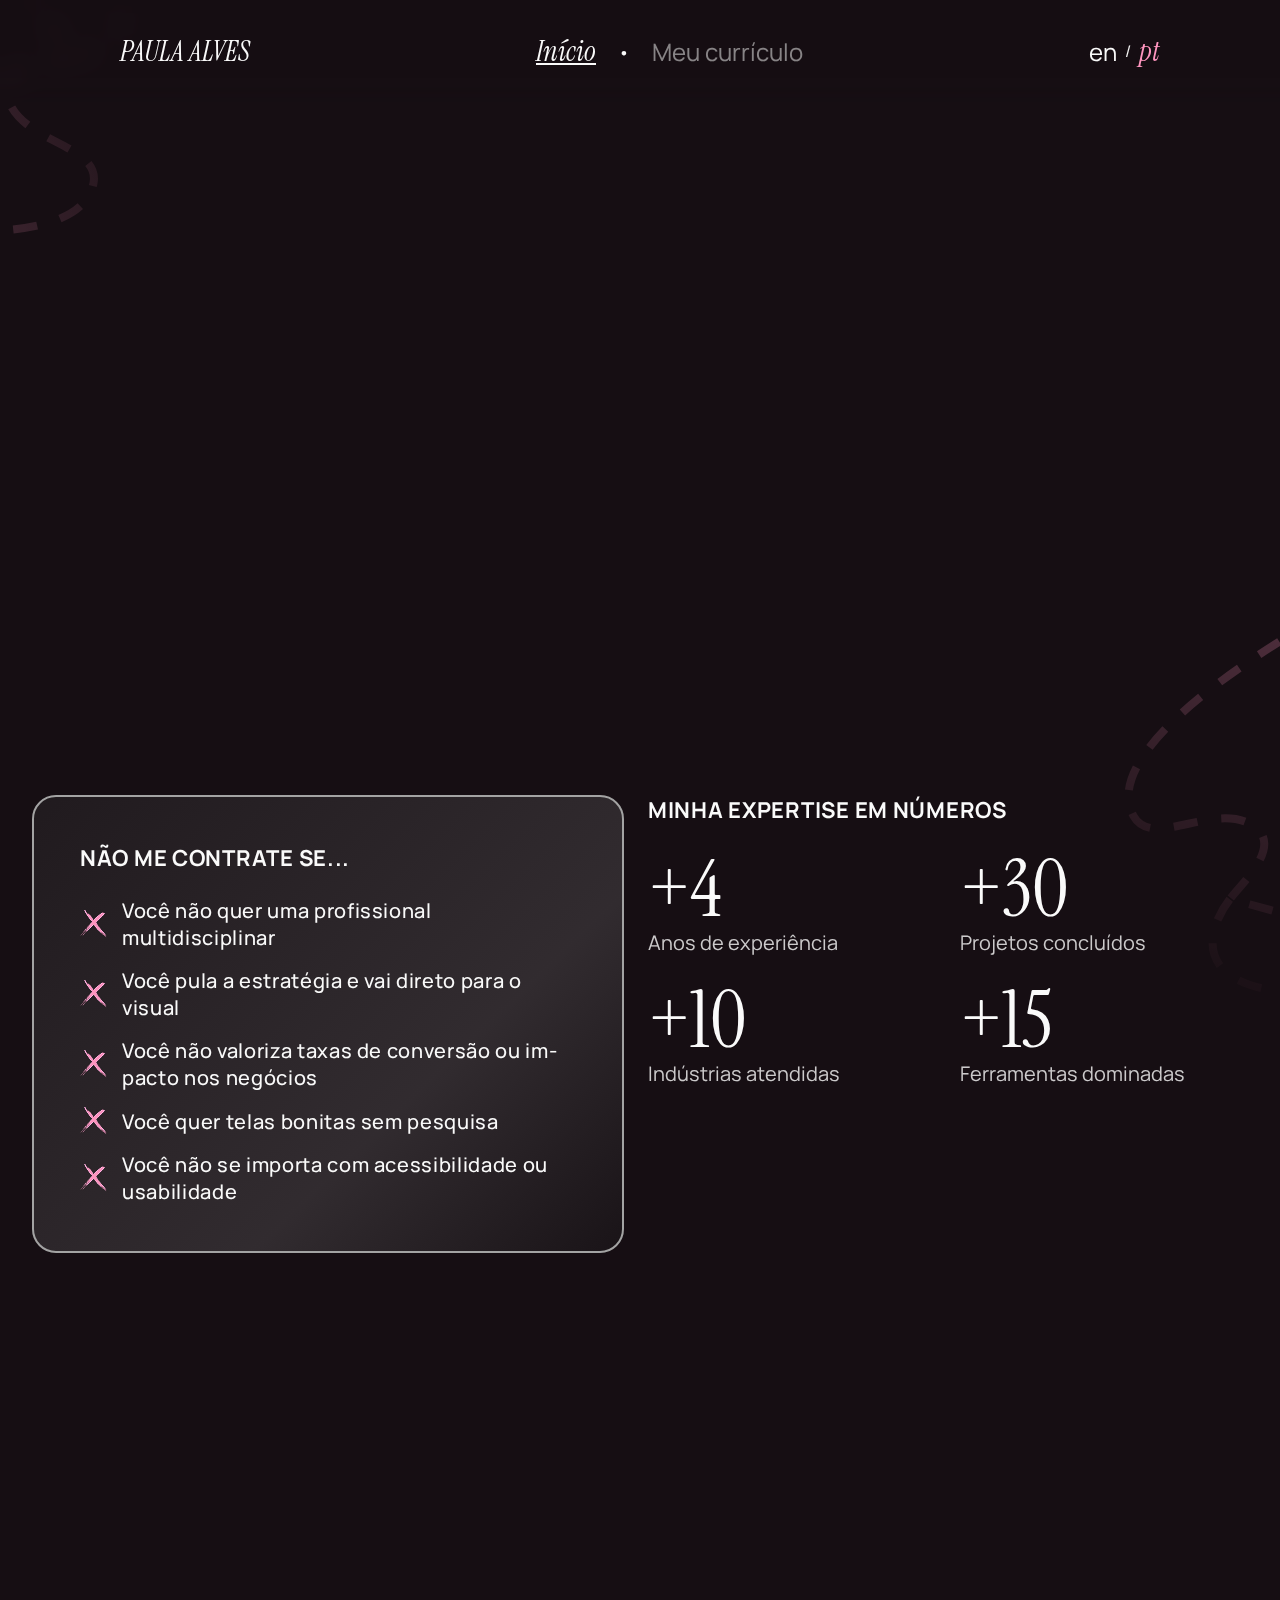
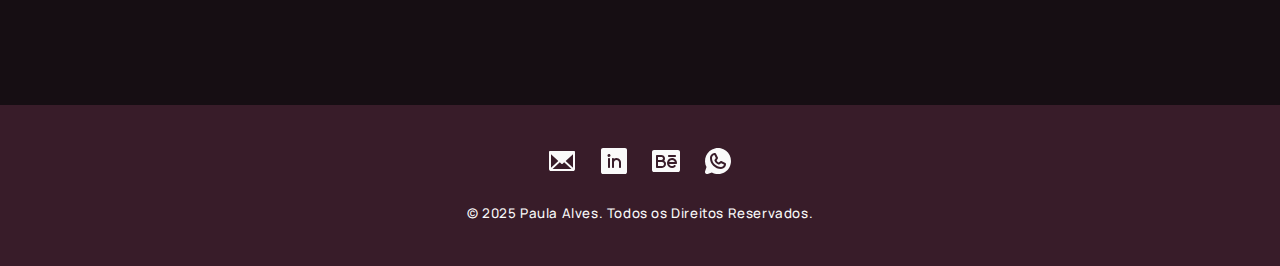
<file: index-pt.html>
<!DOCTYPE html>
<html lang="pt">

<head>
    <meta charset="UTF-8">
    <meta name="viewport" content="width=device-width, initial-scale=1.0">
    <title>Paula Alves - Designer de Produto Digital</title>
    <link rel="canonical" href="https://04spaula.github.io/portfolio/index-pt.html" />
    <link rel="stylesheet" href="style.css">
    <!-- Google Tag Manager -->
    <script>(function (w, d, s, l, i) {
            w[l] = w[l] || []; w[l].push({
                'gtm.start':
                    new Date().getTime(), event: 'gtm.js'
            }); var f = d.getElementsByTagName(s)[0],
                j = d.createElement(s), dl = l != 'dataLayer' ? '&l=' + l : ''; j.async = true; j.src =
                    'https://www.googletagmanager.com/gtm.js?id=' + i + dl; f.parentNode.insertBefore(j, f);
        })(window, document, 'script', 'dataLayer', 'GTM-KMCBKT8G');</script>
    <!-- End Google Tag Manager -->
    <link rel="preconnect" href="https://fonts.googleapis.com">
    <link rel="preconnect" href="https://fonts.gstatic.com" crossorigin>
    <link rel="shortcut icon" href="assets/favicon.ico" type="image/x-icon">
    <link rel="icon" href="assets/favicon.ico" type="image/x-icon">
    <meta property="og:title" content="Paula Alves – Product Designer" />
    <meta property="og:description" content="Portfolio focado em criar experiências únicas, usáveis e acessíveis." />
    <meta property="og:image"
        content="https://github.com/04sPaula/portfolio/blob/master/assets/og_image.png?raw=true" />
    <meta property="og:url" content="https://04spaula.github.io/portfolio" />
    <meta property="og:type" content="website" />
    <meta name="description"
        content="Paula Alves, Designer de Produto Digital focada em criar experiências únicas, usáveis e acessíveis. Explore meu portfólio e vamos colaborar.">
    <link
        href="https://fonts.googleapis.com/css2?family=Instrument+Serif:ital@0;1&family=Manrope:wght@400;500;600;700;800&display=swap"
        rel="stylesheet">
    <script type="application/ld+json">
        {
        "@context": "https://schema.org",
        "@type": "Person",
        "name": "Paula Alves",
        "jobTitle": "Digital Product Designer",
        "email": "paula.edifba@gmail.com",
        "image": "https://04spaula.github.io/portfolio/assets/Frame 7.webp",
        "url": "https://04spaula.github.io/portfolio/",
        "sameAs": [
            "https://linkedin.com/in/dev-paula-alves",
            "https://www.behance.net/paula-souza-alves",
            "https://wa.me/5573998122904"
        ],
        "knowsAbout": [
            "UX Design",
            "UI Design",
            "User Research",
            "Usability Testing",
            "Wireframing",
            "Prototyping",
            "Design Systems",
            "Digital Accessibility (WCAG)",
            "Branding",
            "HTML",
            "CSS",
            "JavaScript",
            "Figma",
            "Agile",
            "Scrum",
            "Kanban"
        ],
        "review": [
            {
            "@type": "Review",
            "author": {
                "@type": "Person",
                "name": "Gabriel Alban"
            },
            "reviewBody": "I had the pleasure of collaborating with Paula Alves, and her expertise as a UX/UI Designer truly impressed me. [...] I highly recommend her to any team."
            },
            {
            "@type": "Review",
            "author": {
                "@type": "Person",
                "name": "Gabriel H. Simões"
            },
            "reviewBody": "Working with Paula was an incredible experience. I'm immensely grateful for the excellent work and dedication she brought to my project. [...] I recommend her without hesitation..."
            },
            {
            "@type": "Review",
            "author": {
                "@type": "Person",
                "name": "Ianca Garcia"
            },
            "reviewBody": "Working with Paula is always synonymous with impeccable organization. She is an exceptionally creative individual who consistently seeks to understand and research user successes and challenges with genuine curiosity ✨. My 5 stars go to this incredible professional!"
            }
            // Adicione os outros depoimentos aqui
        ]
        }
    </script>
</head>

<body>
    <!-- Google Tag Manager (noscript) -->
    <noscript><iframe src="https://www.googletagmanager.com/ns.html?id=GTM-KMCBKT8G" height="0" width="0"
            style="display:none;visibility:hidden"></iframe></noscript>
    <!-- End Google Tag Manager (noscript) -->
    <div class="background-shapes" aria-hidden="true" tabindex="-1">
        <div class="shape shape-1"><svg width="234" height="394" viewBox="0 0 234 394" fill="none"
                xmlns="http://www.w3.org/2000/svg">
                <path opacity="0.5"
                    d="M242.511 9C54.0283 85.7892 15.6339 143.381 29.5955 180.03C43.5571 216.68 111.62 176.54 146.524 206.209C174.448 229.943 129.597 260.08 113.365 276.017M113.365 276.017C81.3699 307.431 57.1696 373.05 216.333 384.22C375.496 395.389 214.006 316.738 113.365 276.017Z"
                    stroke="url(#paint0_linear_43_2)" stroke-width="8" stroke-linejoin="round"
                    stroke-dasharray="24 24" />
                <defs>
                    <linearGradient id="paint0_linear_43_2" x1="230.294" y1="9" x2="27" y2="312.666"
                        gradientUnits="userSpaceOnUse">
                        <stop stop-color="#FF95BF" />
                        <stop offset="1" stop-color="#29181F" />
                    </linearGradient>
                </defs>
            </svg>
        </div>
        <div class="shape shape-2"><svg width="221" height="384" viewBox="0 0 221 384" fill="none"
                xmlns="http://www.w3.org/2000/svg">
                <path opacity="0.5"
                    d="M220.357 3.75616C31.8743 80.5453 -6.52011 138.137 7.44145 174.787C21.403 211.436 89.4661 171.296 124.37 200.965C152.294 224.7 107.443 254.836 91.2113 270.773M91.2113 270.773C59.2158 302.187 35.0156 367.807 194.179 378.976C353.342 390.145 191.852 311.495 91.2113 270.773Z"
                    stroke="url(#paint0_linear_2_6)" stroke-width="8" stroke-linejoin="round"
                    stroke-dasharray="24 24" />
                <defs>
                    <linearGradient id="paint0_linear_2_6" x1="208.14" y1="3.75616" x2="4.84595" y2="307.422"
                        gradientUnits="userSpaceOnUse">
                        <stop stop-color="#FF95BF" />
                        <stop offset="1" stop-color="#29181F" />
                    </linearGradient>
                </defs>
            </svg>
        </div>
    </div>

    <header class="main-header">
        <a href="#" class="logo">PAULA ALVES</a>

        <input type="checkbox" id="menu-toggle" class="menu-toggle" aria-controls="main-nav-wrapper">
        <label for="menu-toggle" class="menu-hamburger" aria-label="Abrir menu">
            <span class="hamburger-line"></span>
            <span class="hamburger-line"></span>
            <span class="hamburger-line"></span>
        </label>

        <div class="header-nav-wrapper" id="main-nav-wrapper">
            <nav class="main-nav" aria-label="Navegação principal">
                <a href="#" class="nav-link active">Início</a>
                <span class="nav-separator">·</span>
                <a target="_blank" rel="noopener noreferrer"
                    href="https://drive.google.com/file/d/1ze6-3FDv4mxFZdjpfxBUT64pZ0JSbuyI/view?usp=sharing"
                    class="nav-link">Meu currículo</a>
            </nav>
            <div class="lang-switcher">
                <a href="index.html" class="lang-link">en</a>
                <span class="lang-separator">/</span>
                <a href="#" class="lang-link active" aria-current="page">pt</a>
            </div>
        </div>
    </header>

    <main class="container">
        <section class="hero-section">
            <div class="hero-content">
                <h1 class="hero-title">
                    Sou uma designer de produtos digitais focada em criar experiências de cliente
                    <span class="highlight">únicas</span>,
                    <span class="highlight">utilizáveis</span> e
                    <span class="highlight">acessíveis</span>
                </h1>
                <p class="hero-subtitle">+4 anos moldando soluções digitais com impacto no mundo real.</p>
                <div class="hero-cta">
                    <a class="btn btn-primary" href="https://linkedin.com/in/dev-paula-alves" target="_blank"
                        rel="noopener noreferrer" aria-label="Visite o perfil de Paula Alves no LinkedIn">
                        Vamos colaborar
                        <svg width="28" height="28" viewBox="0 0 28 28" fill="none" xmlns="http://www.w3.org/2000/svg"
                            aria-hidden="true" tabindex="-1">
                            <path d="M8.16663 8.16669H19.8333M19.8333 8.16669V19.8334M19.8333 8.16669L8.16663 19.8334"
                                stroke="#160E13" stroke-width="2" stroke-linecap="round" stroke-linejoin="round" />
                        </svg>
                    </a>
                    <p class="cta-note">Aberta a posições freelance e permanentes</p>
                </div>
            </div>
            <div class="hero-image-section">
                <div class="hero-icons-container">
                    <svg width="32" height="32" viewBox="0 0 32 32" fill="none" xmlns="http://www.w3.org/2000/svg">
                        <g clip-path="url(#clip0_2_45)">
                            <path
                                d="M21 20C23.2091 20 25 18.2091 25 16C25 13.7909 23.2091 12 21 12C18.7909 12 17 13.7909 17 16C17 18.2091 18.7909 20 21 20Z"
                                stroke="#FF95BF" stroke-width="1.5" stroke-linecap="round" stroke-linejoin="round" />
                            <path
                                d="M17 12H21C22.0609 12 23.0783 11.5786 23.8284 10.8284C24.5786 10.0783 25 9.06087 25 8C25 6.93913 24.5786 5.92172 23.8284 5.17157C23.0783 4.42143 22.0609 4 21 4H17"
                                stroke="#FF95BF" stroke-width="1.5" stroke-linecap="round" stroke-linejoin="round" />
                            <path
                                d="M17 4H12C10.9391 4 9.92172 4.42143 9.17157 5.17157C8.42143 5.92172 8 6.93913 8 8C8 9.06087 8.42143 10.0783 9.17157 10.8284C9.92172 11.5786 10.9391 12 12 12H17V4Z"
                                stroke="#FF95BF" stroke-width="1.5" stroke-linecap="round" stroke-linejoin="round" />
                            <path
                                d="M17 12H12C10.9391 12 9.92172 12.4214 9.17157 13.1716C8.42143 13.9217 8 14.9391 8 16C8 17.0609 8.42143 18.0783 9.17157 18.8284C9.92172 19.5786 10.9391 20 12 20H17V12Z"
                                stroke="#FF95BF" stroke-width="1.5" stroke-linecap="round" stroke-linejoin="round" />
                            <path
                                d="M17 20H12.5C11.61 20 10.74 20.2639 9.99994 20.7584C9.25992 21.2529 8.68314 21.9557 8.34254 22.7779C8.00195 23.6002 7.91283 24.505 8.08647 25.3779C8.2601 26.2508 8.68869 27.0526 9.31802 27.682C9.94736 28.3113 10.7492 28.7399 11.6221 28.9135C12.495 29.0872 13.3998 28.9981 14.2221 28.6575C15.0443 28.3169 15.7471 27.7401 16.2416 27.0001C16.7361 26.26 17 25.39 17 24.5V20Z"
                                stroke="#FF95BF" stroke-width="1.5" stroke-linecap="round" stroke-linejoin="round" />
                            <path opacity="0.2"
                                d="M21 20C23.2091 20 25 18.2091 25 16C25 13.7909 23.2091 12 21 12C18.7909 12 17 13.7909 17 16C17 18.2091 18.7909 20 21 20Z"
                                fill="#FF95BF" />
                            <path opacity="0.2"
                                d="M17 4H12C10.9391 4 9.92172 4.42143 9.17157 5.17157C8.42143 5.92172 8 6.93913 8 8C8 9.06087 8.42143 10.0783 9.17157 10.8284C9.92172 11.5786 10.9391 12 12 12H17V4Z"
                                fill="#FF95BF" />
                            <path opacity="0.2"
                                d="M17 20H12.5C11.61 20 10.74 20.2639 9.99994 20.7584C9.25992 21.2529 8.68314 21.9557 8.34254 22.7779C8.00195 23.6002 7.91283 24.505 8.08647 25.3779C8.2601 26.2508 8.68869 27.0526 9.31802 27.682C9.94736 28.3113 10.7492 28.7399 11.6221 28.9135C12.495 29.0872 13.3998 28.9981 14.2221 28.6575C15.0443 28.3169 15.7471 27.7401 16.2416 27.0001C16.7361 26.26 17 25.39 17 24.5V20Z"
                                fill="#FF95BF" />
                        </g>
                        <defs>
                            <clipPath id="clip0_2_45">
                                <rect width="32" height="32" fill="white" />
                            </clipPath>
                        </defs>
                    </svg>
                    <svg width="32" height="32" viewBox="0 0 32 32" fill="none" xmlns="http://www.w3.org/2000/svg">
                        <rect width="32" height="32" rx="6" fill="#FF73AB" fill-opacity="0.15" />
                        <rect x="0.5" y="0.5" width="31" height="31" rx="5.5" stroke="#FF73AB" stroke-opacity="0.5" />
                        <path
                            d="M21.0786 22.3766C19.8987 22.3766 18.9444 22.1105 18.2157 21.5784C17.4927 21.0405 17.0531 20.2829 16.897 19.3054L19.3088 18.941C19.4071 19.3806 19.624 19.7247 19.9595 19.9734C20.3007 20.2221 20.7316 20.3465 21.2521 20.3465C21.6801 20.3465 22.0098 20.2655 22.2412 20.1036C22.4725 19.9358 22.5882 19.7045 22.5882 19.4095C22.5882 19.2244 22.5419 19.0769 22.4494 18.9671C22.3568 18.8514 22.1486 18.7386 21.8247 18.6287C21.5066 18.5188 21.0092 18.3742 20.3325 18.1949C19.5691 17.9983 18.9589 17.7785 18.502 17.5356C18.045 17.2927 17.7154 17.0035 17.5129 16.668C17.3105 16.3268 17.2093 15.9161 17.2093 15.4361C17.2093 14.8346 17.3626 14.314 17.6691 13.8745C17.9756 13.4291 18.4065 13.0879 18.9618 12.8507C19.5228 12.6078 20.1821 12.4864 20.9398 12.4864C21.6744 12.4864 22.325 12.5991 22.8918 12.8247C23.4586 13.0503 23.9156 13.3713 24.2626 13.7877C24.6154 14.2041 24.8323 14.6958 24.9133 15.2626L22.5014 15.6963C22.4609 15.3493 22.3106 15.0746 22.0503 14.8722C21.79 14.6697 21.4372 14.5512 20.9919 14.5165C20.5581 14.4875 20.2082 14.5454 19.9421 14.69C19.6818 14.8346 19.5517 15.0428 19.5517 15.3146C19.5517 15.4766 19.6067 15.6125 19.7166 15.7224C19.8322 15.8323 20.0665 15.945 20.4193 16.0607C20.7779 16.1764 21.3215 16.3268 22.0503 16.5119C22.7617 16.6969 23.3314 16.9138 23.7594 17.1625C24.1932 17.4054 24.5084 17.7004 24.705 18.0474C24.9017 18.3887 25 18.8022 25 19.2881C25 20.2482 24.653 21.0029 23.9589 21.5524C23.2649 22.1018 22.3048 22.3766 21.0786 22.3766Z"
                            fill="#FF95BF" />
                        <path
                            d="M7 22.1163V9.62341H12.2748C12.3962 9.62341 12.5582 9.6292 12.7606 9.64076C12.9688 9.64655 13.1539 9.6639 13.3159 9.69282C14.062 9.80849 14.6721 10.0543 15.1464 10.4302C15.6265 10.8062 15.9793 11.2805 16.2048 11.853C16.4304 12.4199 16.5432 13.0532 16.5432 13.753C16.5432 14.4528 16.4275 15.0891 16.1962 15.6617C15.9706 16.2285 15.6178 16.6998 15.1377 17.0758C14.6635 17.4517 14.0562 17.6975 13.3159 17.8132C13.1539 17.8363 12.9688 17.8537 12.7606 17.8653C12.5524 17.8768 12.3905 17.8826 12.2748 17.8826H9.35977V22.1163H7ZM9.35977 15.679H12.1707C12.2921 15.679 12.4252 15.6732 12.5698 15.6617C12.7143 15.6501 12.8474 15.6269 12.9688 15.5922C13.2869 15.5055 13.5327 15.3609 13.7063 15.1585C13.8798 14.9502 13.9983 14.7218 14.062 14.4731C14.1314 14.2186 14.1661 13.9786 14.1661 13.753C14.1661 13.5274 14.1314 13.2903 14.062 13.0416C13.9983 12.7871 13.8798 12.5587 13.7063 12.3562C13.5327 12.148 13.2869 12.0005 12.9688 11.9138C12.8474 11.8791 12.7143 11.8559 12.5698 11.8444C12.4252 11.8328 12.2921 11.827 12.1707 11.827H9.35977V15.679Z"
                            fill="#FF95BF" />
                    </svg>
                    <svg width="16" height="22" viewBox="0 0 16 22" fill="none" xmlns="http://www.w3.org/2000/svg">
                        <path
                            d="M14.2076 15.8896C14.5063 15.9599 14.7435 16.0829 14.9193 16.2586C15.095 16.4168 15.1829 16.6189 15.1829 16.8649C14.2691 18.4816 13.1444 19.738 11.8089 20.6343C10.4734 21.5129 9.02361 21.9522 7.45964 21.9522C5.93081 21.9522 4.60406 21.5656 3.47941 20.7924C2.37232 20.0016 1.51126 18.8945 0.896211 17.4712C0.298737 16.0478 0 14.3608 0 12.4102C0 10.5826 0.246019 8.92201 0.738056 7.42832C1.24767 5.91706 1.95936 4.60789 2.87315 3.50081C3.78693 2.39372 4.87644 1.54145 6.14168 0.943972C7.40692 0.346497 8.79517 0.04776 10.3064 0.04776C12.0637 0.04776 13.4519 0.478293 14.4712 1.33936C15.4904 2.20042 16 3.3778 16 4.87148C16 5.67983 15.8331 6.4091 15.4992 7.05929C15.1829 7.69191 14.7435 8.19274 14.1812 8.56176C13.6189 8.91322 12.9775 9.08895 12.257 9.08895C12.0637 9.08895 11.8528 9.07137 11.6244 9.03623C11.4135 9.00108 11.0803 9.08879 10.86 8.87807C10.4568 8.4924 11.3608 8.13123 11.5717 7.63919C11.7825 7.14716 11.9495 6.62876 12.0725 6.084C12.1955 5.52168 12.257 5.00328 12.257 4.52881C12.257 3.70289 12.0637 3.07028 11.6771 2.63096C11.2905 2.19164 10.737 1.97198 10.0165 1.97198C9.2257 1.97198 8.47886 2.25314 7.77595 2.81547C7.07304 3.36023 6.4492 4.12464 5.90445 5.10872C5.35969 6.07522 4.92916 7.19109 4.61285 8.45633C4.31411 9.70399 4.16475 11.0395 4.16475 12.4629C4.16475 13.8863 4.34926 15.1252 4.71829 16.1796C5.10489 17.2339 5.64086 18.0511 6.3262 18.631C7.02911 19.2109 7.85502 19.5008 8.80395 19.5008C9.8056 19.5008 10.7809 19.1845 11.7298 18.5519C12.6787 17.9017 13.5047 17.0143 14.2076 15.8896Z"
                            fill="#FF95BF" />
                    </svg>
                    <svg width="32" height="32" viewBox="0 0 32 32" fill="none" xmlns="http://www.w3.org/2000/svg">
                        <rect width="32" height="32" rx="6" fill="#FF73AB" fill-opacity="0.15" />
                        <rect x="0.5" y="0.5" width="31" height="31" rx="5.5" stroke="#FF73AB" stroke-opacity="0.5" />
                        <path
                            d="M20.8276 11.7066V9.625H23.1868V11.7066H20.8276ZM20.8276 22.375V13.0076H23.1868V22.375H20.8276Z"
                            fill="#FF95BF" />
                        <path
                            d="M8.81299 22.375L12.6293 9.88522H16.1507L19.9671 22.375H17.5385L14.1385 11.3597H14.5895L11.2416 22.375H8.81299ZM11.1028 19.773V17.5699H17.6946V19.773H11.1028Z"
                            fill="#FF95BF" />
                    </svg>
                    <img src="assets/maze.webp" width="40px" alt>
                </div>
                <div class="hero-image">
                    <img src="assets/Frame 7.webp" alt="Retrato de Paula Alves">
                </div>
            </div>
        </section>

        <section class="info-section animate-on-scroll" aria-labelledby="info-section-title">
            <div class="info-card">
                <h2 id="info-section-title" class="info-title">NÃO ME CONTRATE SE...</h2>
                <ul class="info-list">
                    <li><img src="assets/x 1.webp" alt="">Você não quer uma profissional multidisciplinar</li>
                    <li><img src="assets/x 1.webp" alt="">Você pula a estratégia e vai direto para o visual</li>
                    <li><img src="assets/x 1.webp" alt="">Você não valoriza taxas de conversão ou impacto nos negócios
                    </li>
                    <li><img src="assets/x 1.webp" alt="">Você quer telas bonitas sem pesquisa</li>
                    <li><img src="assets/x 1.webp" alt="">Você não se importa com acessibilidade ou usabilidade</li>
                </ul>
            </div>
            <div class="expertise-numbers">
                <h2 class="info-title">Minha expertise em números</h2>
                <div class="numbers-grid">
                    <div class="number-item">
                        <span class="number">+4</span>
                        <p>Anos de experiência</p>
                    </div>
                    <div class="number-item">
                        <span class="number">+30</span>
                        <p>Projetos concluídos</p>
                    </div>
                    <div class="number-item">
                        <span class="number">+10</span>
                        <p>Indústrias atendidas</p>
                    </div>
                    <div class="number-item">
                        <span class="number">+15</span>
                        <p>Ferramentas dominadas</p>
                    </div>
                </div>
            </div>
        </section>

        <section class="projects-section animate-on-scroll" aria-labelledby="projects-section-title">
            <h2 id="projects-section-title" class="section-title">Meus últimos projetos</h2>
            <div class="projects-carousel" role="region" aria-label="Carrossel de projetos recentes" tabindex="0">
                <a href="projects/eCha/echa-pt.html" target="_blank"><img src="assets/1.webp"
                        alt="Projeto eCha, sistema de gerenciamento de lista de chá de casa nova"></a>
                <a href="projects/SIP/sip-pt.html" target="_blank" rel="noopener noreferrer"><img src="assets/6.webp"
                        alt="Projeto SIP, sistema de achados e perdidos"></a>
                <a target="_blank" rel="noopener noreferrer"
                    href="https://www.behance.net/gallery/228375055/Spacelaxy-plataforma-de-estudos-na-area-tech"><img
                        src="assets/3.webp" alt="Projeto Spacelaxy, sistema de comunidade de estudos"></a>
                <a target="_blank" rel="noopener noreferrer"
                    href="https://www.behance.net/gallery/210032549/UIUX-Game-Story-Writer"><img src="assets/2.webp"
                        alt="Projeto Game Story Writer, sistema para desenvolvedores de jogos"></a>
                <a target="_blank" rel="noopener noreferrer"
                    href="https://www.behance.net/gallery/228465531/Sistema-Web-de-personalizacao-de-materiais"><img
                        src="assets/4.webp"
                        alt="Projeto SketchVerce, redesign de um site existente apenas para desktop"></a>
                <a target="_blank" rel="noopener noreferrer"
                    href="https://www.behance.net/gallery/201561359/Branding-Groopy"><img src="assets/5.webp"
                        alt="Branding do Groopy, sistema para freelancing do mercado audiovisual"></a>
            </div>
            <a class="btn btn-secondary" href="mailto:paula.edifba@gmail.com" target="_blank" rel="noopener noreferrer"
                aria-label="Envie um e-mail para Paula Alves">
                Vamos discutir seu próximo projeto
                <svg width="28" height="28" viewBox="0 0 28 28" fill="none" xmlns="http://www.w3.org/2000/svg"
                    aria-hidden="true" tabindex="-1">
                    <path d="M8.16663 8.16669H19.8333M19.8333 8.16669V19.8334M19.8333 8.16669L8.16663 19.8334"
                        stroke="#fafafa" stroke-width="2" stroke-linecap="round" stroke-linejoin="round" />
                </svg>
            </a>
        </section>

        <section class="steps-section animate-on-scroll" aria-labelledby="steps-section-title">
            <h2 id="steps-section-title" class="section-title">
                Próximos passos: O que acontece após o contato?
            </h2>
            <div class="steps-container">
                <div class="step-container">
                    <p class="step-number">1.</p>
                    <p class="step-title">Conversa Rápida</p>
                    <p class="step-text">Responderei em até 8h para entendermos suas necessidades.</p>
                </div>
                <div class="step-container">
                    <p class="step-number">2.</p>
                    <p class="step-title">Plano Sob Medida</p>
                    <p class="step-text">Juntos, vamos definir o escopo e o plano estratégico para alcançar seus
                        objetivos</p>
                </div>
                <div class="step-container">
                    <p class="step-number">3.</p>
                    <p class="step-title">Do Plano à Ação</p>
                    <p class="step-text">Transformaremos a sua visão em soluções que geram resultados</p>
                </div>
            </div>
        </section>

        <section class="testimonials-section animate-on-scroll" aria-labelledby="testimonials-section-title">
            <h2 id="testimonials-section-title" class="section-title">O que dizem sobre o meu trabalho</h2>
            <div class="testimonials-grid">
                <article class="testimonial-card animate-on-scroll">
                    <header class="testimonial-author">
                        <h3>Gabriel Alban</h3>
                        <p>colaborou em <span>Game Story Writer</span></p>
                    </header>
                    <p class="testimonial-text">Tive o prazer de colaborar com Paula Alves, e sua expertise como UX/UI
                        Designer realmente me impressionou. Desde nossa primeira discussão, Paula demonstrou uma notável
                        habilidade em compreender profundamente as necessidades e dores dos usuários, traduzindo-as
                        perfeitamente em soluções de design intuitivas e altamente funcionais. Ela se destacou
                        especialmente ao abordar a fadiga visual, propondo uma solução minimalista e acessível que foi
                        crucial para os desenvolvedores de jogos. Sua atenção ao branding, hierarquia visual, tipografia
                        e testes de acessibilidade foi exemplar. Paula não é apenas uma designer que cria interfaces
                        bonitas; ela é uma profissional que investiga, pensa estrategicamente e entrega resultados
                        impactantes. Recomendo-a fortemente a qualquer equipe.</p>
                </article>
                <article class="testimonial-card animate-on-scroll">
                    <header class="testimonial-author">
                        <h3>Cleyson Barbosa</h3>
                        <p>colaborou em <span>Dysoft Consulting</span></p>
                    </header>
                    <p class="testimonial-text">Paula é uma profissional incrível: pontual, entrega trabalhos de alta
                        qualidade e é sempre muito participativa em tudo. Gostei muito de trabalhar com ela.</p>
                </article>
                <article class="testimonial-card animate-on-scroll">
                    <header class="testimonial-author">
                        <h3>Gabriel H. Simões</h3>
                        <p>colaborou em <span>SketchVerce</span></p>
                    </header>
                    <p class="testimonial-text">Trabalhar com a Paula foi uma experiência incrível. Agradeço imensamente
                        o excelente trabalho e a dedicação que ela demonstrou em meu projeto. Seu potencial como UX/UI
                        Designer é enorme, e sua paixão pelo que faz se reflete em cada detalhe.
                        <br>
                        O design original do meu sistema não chega aos pés do resultado final que a Paula entregou.
                        Graças ao seu trabalho, consegui um 9.8 no pitch final, e hoje tenho um projeto que me enche de
                        orgulho ao ver o quão bem-feito ele ficou.
                        <br>
                        Recomendo-a sem hesitar e espero que possamos trocar experiências em feiras e trabalhos futuros.
                    </p>
                </article>
                <article class="testimonial-card animate-on-scroll">
                    <header class="testimonial-author">
                        <h3>Cleyton Barbosa</h3>
                        <p>colaborou em <span>Dysoft Consulting</span></p>
                    </header>
                    <p class="testimonial-text">Trabalhar com a Paula foi uma das experiências bem tranquila e
                        produtiva.
                        Além de dominar o design com visão de estética e atenção aos detalhes, ela entende a importância
                        da colaboração.
                        Ela não só entrega com qualidade, mas também sabe ouvir, ajustar e propor soluções criativas com
                        agilidade.
                        É o tipo de profissional que esta sempre disposição e torna o processo leve e fluido.
                        Recomendo demais!</p>
                </article>
                <article class="testimonial-card animate-on-scroll">
                    <header class="testimonial-author">
                        <h3>Ianca Garcia</h3>
                        <p>colaborou em <span>Sistema de Itens Perdidos - SIP</span></p>
                    </header>
                    <p class="testimonial-text">Trabalhar com Paula é sempre sinônimo de organização. Uma pessoa
                        extremamente criativa e que sempre busca entender e pesquisar com o usuário seus acertos e
                        dificuldades ✨ <br>Fica aqui minhas 5 estrelas para essa profissional incrível!</p>
                </article>
                <article class="testimonial-card animate-on-scroll">
                    <header class="testimonial-author">
                        <h3>Pâmela Santos</h3>
                        <p>colaborou em <span>eChá</span></p>
                    </header>
                    <p class="testimonial-text">Paula, uma colega excepcional e talentosa no campo do design. Durante
                        nosso tempo na faculdade, tive a oportunidade de observar sua dedicação e comprometimento em
                        cada projeto que ela se envolve. <br>Paula possui um olhar aguçado para os detalhes, o que a
                        torna capaz de captar nuances que muitos podem passar despercebidas. Sua criatividade e
                        habilidade técnica se destacam em seu trabalho, resultando em designs que não apenas atendem às
                        expectativas, mas as superam.
                        Estou confiante de que ela fará contribuições significativas em qualquer empreendimento que
                        escolher seguir. Recomendo-a sem hesitação!</p>
                </article>
                <article class="testimonial-card animate-on-scroll">
                    <header class="testimonial-author">
                        <h3>Maria Luiza Menezes</h3>
                        <p>colaborou em <span>Agência Macedo</span></p>
                    </header>
                    <p class="testimonial-text">Trabalhar com a Paula foi uma experiência muito produtiva. Ela tem uma
                        habilidade impressionante de não só desenhar landing pages visualmente atraentes e responsivas,
                        mas também de traduzir as necessidades dos clientes diretamente em código funcional. Suas
                        entregas eram sempre otimizadas e com foco na conversão, tornando os projetos muito mais
                        eficientes. Recomendo!</p>
                </article>
            </div>
        </section>

        <section class="expertise-section animate-on-scroll" aria-labelledby="expertise-section-title">
            <h2 id="expertise-section-title" class="section-title">Áreas de Expertise</h2>
            <div class="expertise-grid">
                <div class="expertise-item">
                    <h3><svg width="32" height="33" viewBox="0 0 32 33" fill="none" xmlns="http://www.w3.org/2000/svg"
                            aria-hidden="true" tabindex="-1">
                            <path
                                d="M17.3333 9.83331L11.6 4.09998C10.9978 3.50072 10.1828 3.16431 9.33331 3.16431C8.48378 3.16431 7.66881 3.50072 7.06665 4.09998L3.59998 7.56665C3.00072 8.16881 2.66431 8.98378 2.66431 9.83331C2.66431 10.6828 3.00072 11.4978 3.59998 12.1L9.33331 17.8333M10.6666 8.49998L13.3333 5.83331M24 21.8333L26.6666 19.1666M22.6666 15.1666L28.4 20.9C29.6533 22.1533 29.6533 24.18 28.4 25.4333L24.9333 28.9C23.68 30.1533 21.6533 30.1533 20.4 28.9L14.6666 23.1666M20 7.16665L25.3333 12.5M28.232 9.58265C28.9369 8.87788 29.333 7.92194 29.3332 6.92512C29.3333 5.9283 28.9374 4.97226 28.2326 4.26731C27.5279 3.56237 26.5719 3.16626 25.5751 3.16614C24.5783 3.16601 23.6223 3.56188 22.9173 4.26665L5.12265 22.0653C4.81307 22.374 4.58413 22.754 4.45598 23.172L2.69465 28.9746C2.66019 29.09 2.65758 29.2124 2.68712 29.3291C2.71665 29.4458 2.77721 29.5523 2.86238 29.6373C2.94754 29.7223 3.05414 29.7827 3.17086 29.8121C3.28758 29.8414 3.41006 29.8386 3.52531 29.804L9.32931 28.044C9.74687 27.917 10.1269 27.6894 10.436 27.3813L28.232 9.58265Z"
                                stroke="#FF95BF" stroke-width="2.5" stroke-linecap="round" stroke-linejoin="round" />
                        </svg> UX & UI Design</h3>
                    <ul>
                        <li>Pesquisa com Usuários</li>
                        <li>Testes de Usabilidade</li>
                        <li>Wireframing</li>
                        <li>Prototipagem</li>
                        <li>Design de Interação</li>
                        <li>Design Systems</li>
                        <li>Acessibilidade Digital (WCAG)</li>
                    </ul>
                </div>
                <div class="expertise-item">
                    <h3><svg width="32" height="33" viewBox="0 0 32 33" fill="none" xmlns="http://www.w3.org/2000/svg"
                            aria-hidden="true" tabindex="-1">
                            <path
                                d="M16.0001 29.8334C12.4639 29.8334 9.07248 28.4287 6.57199 25.9282C4.07151 23.4277 2.66675 20.0363 2.66675 16.5001C2.66675 12.9639 4.07151 9.57248 6.57199 7.07199C9.07248 4.57151 12.4639 3.16675 16.0001 3.16675C19.5363 3.16675 22.9277 4.43103 25.4282 6.68147C27.9287 8.9319 29.3334 11.9841 29.3334 15.1667C29.3334 16.9349 28.631 18.6306 27.3808 19.8808C26.1306 21.131 24.4349 21.8334 22.6667 21.8334H19.6667C19.2334 21.8334 18.8087 21.9541 18.44 22.1819C18.0714 22.4097 17.7735 22.7357 17.5798 23.1232C17.386 23.5108 17.3039 23.9447 17.3428 24.3763C17.3818 24.8079 17.5401 25.2201 17.8001 25.5667L18.2001 26.1001C18.4601 26.4467 18.6184 26.859 18.6573 27.2905C18.6962 27.7221 18.6142 28.156 18.4204 28.5436C18.2266 28.9312 17.9287 29.2571 17.5601 29.4849C17.1915 29.7127 16.7667 29.8334 16.3334 29.8334H16.0001Z"
                                stroke="#FF95BF" stroke-width="2.5" stroke-linecap="round" stroke-linejoin="round" />
                            <path
                                d="M18.0001 9.83342C18.3683 9.83342 18.6667 9.53494 18.6667 9.16675C18.6667 8.79856 18.3683 8.50008 18.0001 8.50008C17.6319 8.50008 17.3334 8.79856 17.3334 9.16675C17.3334 9.53494 17.6319 9.83342 18.0001 9.83342Z"
                                stroke="#FF95BF" stroke-width="2.5" stroke-linecap="round" stroke-linejoin="round" />
                            <path
                                d="M23.3334 15.1667C23.7016 15.1667 24.0001 14.8683 24.0001 14.5001C24.0001 14.1319 23.7016 13.8334 23.3334 13.8334C22.9652 13.8334 22.6667 14.1319 22.6667 14.5001C22.6667 14.8683 22.9652 15.1667 23.3334 15.1667Z"
                                stroke="#FF95BF" stroke-width="2.5" stroke-linecap="round" stroke-linejoin="round" />
                            <path
                                d="M8.66675 17.8334C9.03494 17.8334 9.33342 17.5349 9.33342 17.1667C9.33342 16.7986 9.03494 16.5001 8.66675 16.5001C8.29856 16.5001 8.00008 16.7986 8.00008 17.1667C8.00008 17.5349 8.29856 17.8334 8.66675 17.8334Z"
                                stroke="#FF95BF" stroke-width="2.5" stroke-linecap="round" stroke-linejoin="round" />
                            <path
                                d="M11.3334 11.1667C11.7016 11.1667 12.0001 10.8683 12.0001 10.5001C12.0001 10.1319 11.7016 9.83341 11.3334 9.83341C10.9652 9.83341 10.6667 10.1319 10.6667 10.5001C10.6667 10.8683 10.9652 11.1667 11.3334 11.1667Z"
                                stroke="#FF95BF" stroke-width="2.5" stroke-linecap="round" stroke-linejoin="round" />
                        </svg>
                        Design Visual & Branding</h3>
                    <ul>
                        <li>Identidade Visual</li>
                        <li>Branding</li>
                        <li>Composição</li>
                        <li>Tipografia</li>
                        <li>Hierarquia Visual</li>
                        <li>Motion Design</li>
                        <li>Design Gráfico</li>
                    </ul>
                </div>
                <div class="expertise-item">
                    <h3><svg width="40" height="40" viewBox="0 0 40 40" fill="none" xmlns="http://www.w3.org/2000/svg"
                            aria-hidden="true" tabindex="-1">
                            <path
                                d="M21.85 12.7733L24.8167 17.2267M23.6033 21.3133L18.0633 23.6867M33.3333 6.66667L23.2333 9.19167M5 5V31.6667C5 32.5507 5.35119 33.3986 5.97631 34.0237C6.60143 34.6488 7.44928 35 8.33333 35H35M23.3333 10C23.3333 11.8409 21.841 13.3333 20 13.3333C18.1591 13.3333 16.6667 11.8409 16.6667 10C16.6667 8.15905 18.1591 6.66667 20 6.66667C21.841 6.66667 23.3333 8.15905 23.3333 10ZM30 20C30 21.841 28.5076 23.3333 26.6667 23.3333C24.8257 23.3333 23.3333 21.841 23.3333 20C23.3333 18.1591 24.8257 16.6667 26.6667 16.6667C28.5076 16.6667 30 18.1591 30 20ZM18.3333 25C18.3333 26.8409 16.8409 28.3333 15 28.3333C13.1591 28.3333 11.6667 26.8409 11.6667 25C11.6667 23.1591 13.1591 21.6667 15 21.6667C16.8409 21.6667 18.3333 23.1591 18.3333 25Z"
                                stroke="#FF95BF" stroke-width="2.5" stroke-linecap="round" stroke-linejoin="round" />
                        </svg>
                        Estratégia & Dados</h3>
                    <ul>
                        <li>Design Orientado por Dados / UX</li>
                        <li>Análise de Métricas & KPIs</li>
                        <li>Arquitetura da Informação</li>
                        <li>SEO Centrado no Usuário</li>
                        <li>Análise de Negócios</li>
                        <li>Business Model Canvas</li>
                        <li>SWOT</li>
                    </ul>
                </div>
                <div class="expertise-item">
                    <h3><svg width="40" height="40" viewBox="0 0 40 40" fill="none" xmlns="http://www.w3.org/2000/svg"
                            aria-hidden="true" tabindex="-1">
                            <path
                                d="M33.3334 5.00009V11.6668M36.6667 8.33342H30.0001M6.66673 28.3334V31.6668M8.3334 30.0001H5.00006M16.5617 25.8334C16.4129 25.2566 16.1123 24.7303 15.6911 24.3091C15.2699 23.8879 14.7435 23.5872 14.1667 23.4384L3.94173 20.8018C3.76728 20.7522 3.61374 20.6472 3.50442 20.5025C3.39509 20.3578 3.33594 20.1814 3.33594 20.0001C3.33594 19.8188 3.39509 19.6424 3.50442 19.4977C3.61374 19.353 3.76728 19.2479 3.94173 19.1984L14.1667 16.5601C14.7433 16.4114 15.2695 16.111 15.6907 15.6902C16.1119 15.2693 16.4127 14.7432 16.5617 14.1668L19.1984 3.94176C19.2474 3.76662 19.3524 3.61233 19.4973 3.50241C19.6422 3.3925 19.819 3.33301 20.0009 3.33301C20.1828 3.33301 20.3596 3.3925 20.5045 3.50241C20.6494 3.61233 20.7544 3.76662 20.8034 3.94176L23.4384 14.1668C23.5872 14.7435 23.8878 15.2699 24.309 15.6911C24.7302 16.1123 25.2566 16.413 25.8334 16.5618L36.0584 19.1968C36.2342 19.2453 36.3893 19.3501 36.4998 19.4952C36.6103 19.6403 36.6701 19.8177 36.6701 20.0001C36.6701 20.1825 36.6103 20.3598 36.4998 20.505C36.3893 20.6501 36.2342 20.7549 36.0584 20.8034L25.8334 23.4384C25.2566 23.5872 24.7302 23.8879 24.309 24.3091C23.8878 24.7303 23.5872 25.2566 23.4384 25.8334L20.8017 36.0584C20.7527 36.2336 20.6478 36.3879 20.5029 36.4978C20.358 36.6077 20.1811 36.6672 19.9992 36.6672C19.8174 36.6672 19.6405 36.6077 19.4956 36.4978C19.3507 36.3879 19.2457 36.2336 19.1967 36.0584L16.5617 25.8334Z"
                                stroke="#FF95BF" stroke-width="2.5" stroke-linecap="round" stroke-linejoin="round" />
                        </svg>
                        Agile & Ferramentas</h3>
                    <ul>
                        <li>Scrum & Kanban</li>
                        <li>Figma</li>
                        <li>After Effects</li>
                        <li>Maze & Hotjar</li>
                        <li>SemRush</li>
                        <li>Tag Manager & GA4</li>
                        <li>HTML, CSS, JS</li>
                    </ul>
                </div>
            </div>
            <div class="final-cta">
                <a class="btn btn-primary" href="mailto:paula.edifba@gmail.com" target="_blank"
                    rel="noopener noreferrer" aria-label="Envie um e-mail para Paula Alves">
                    Entre em contato
                    <svg width="28" height="28" viewBox="0 0 28 28" fill="none" xmlns="http://www.w3.org/2000/svg"
                        aria-hidden="true" tabindex="-1">
                        <path d="M8.16663 8.16669H19.8333M19.8333 8.16669V19.8334M19.8333 8.16669L8.16663 19.8334"
                            stroke="#160E13" stroke-width="2" stroke-linecap="round" stroke-linejoin="round" />
                    </svg>
                </a>
                <p>Vamos discutir como minhas habilidades podem impulsionar o seu projeto!</p>
            </div>
        </section>
    </main>

    <footer class="main-footer">
        <div class="footer-content">
            <div class="footer-social-links">
                <a href="mailto:paula.edifba@gmail.com" aria-label="Envie um e-mail para Paula Alves">
                    <svg width="32" height="32" viewBox="0 0 32 32" fill="none" xmlns="http://www.w3.org/2000/svg">
                        <g clip-path="url(#clip0_28_2)">
                            <path
                                d="M28 6H4C3.73478 6 3.48043 6.10536 3.29289 6.29289C3.10536 6.48043 3 6.73478 3 7V24C3 24.5304 3.21071 25.0391 3.58579 25.4142C3.96086 25.7893 4.46957 26 5 26H27C27.5304 26 28.0391 25.7893 28.4142 25.4142C28.7893 25.0391 29 24.5304 29 24V7C29 6.73478 28.8946 6.48043 28.7071 6.29289C28.5196 6.10536 28.2652 6 28 6ZM12.3387 16L5 22.7262V9.27375L12.3387 16ZM13.8188 17.3563L15.3188 18.7375C15.5032 18.9069 15.7446 19.0008 15.995 19.0008C16.2454 19.0008 16.4868 18.9069 16.6712 18.7375L18.1712 17.3563L25.4212 24H6.57125L13.8188 17.3563ZM19.6612 16L27 9.2725V22.7275L19.6612 16Z"
                                fill="#FAFAFA" />
                        </g>
                        <defs>
                            <clipPath id="clip0_28_2">
                                <rect width="32" height="32" fill="white" />
                            </clipPath>
                        </defs>
                    </svg>
                </a>
                <a href="https://linkedin.com/in/dev-paula-alves" target="_blank" rel="noopener noreferrer"
                    aria-label="Visite o perfil de Paula Alves no LinkedIn">
                    <svg width="32" height="32" viewBox="0 0 32 32" fill="none" xmlns="http://www.w3.org/2000/svg">
                        <g clip-path="url(#clip0_18_181)">
                            <path
                                d="M27 3H5C4.46957 3 3.96086 3.21071 3.58579 3.58579C3.21071 3.96086 3 4.46957 3 5V27C3 27.5304 3.21071 28.0391 3.58579 28.4142C3.96086 28.7893 4.46957 29 5 29H27C27.5304 29 28.0391 28.7893 28.4142 28.4142C28.7893 28.0391 29 27.5304 29 27V5C29 4.46957 28.7893 3.96086 28.4142 3.58579C28.0391 3.21071 27.5304 3 27 3ZM12 22C12 22.2652 11.8946 22.5196 11.7071 22.7071C11.5196 22.8946 11.2652 23 11 23C10.7348 23 10.4804 22.8946 10.2929 22.7071C10.1054 22.5196 10 22.2652 10 22V14C10 13.7348 10.1054 13.4804 10.2929 13.2929C10.4804 13.1054 10.7348 13 11 13C11.2652 13 11.5196 13.1054 11.7071 13.2929C11.8946 13.4804 12 13.7348 12 14V22ZM11 12C10.7033 12 10.4133 11.912 10.1666 11.7472C9.91997 11.5824 9.72771 11.3481 9.61418 11.074C9.50065 10.7999 9.47094 10.4983 9.52882 10.2074C9.5867 9.91639 9.72956 9.64912 9.93934 9.43934C10.1491 9.22956 10.4164 9.0867 10.7074 9.02882C10.9983 8.97094 11.2999 9.00065 11.574 9.11418C11.8481 9.22771 12.0824 9.41997 12.2472 9.66665C12.412 9.91332 12.5 10.2033 12.5 10.5C12.5 10.8978 12.342 11.2794 12.0607 11.5607C11.7794 11.842 11.3978 12 11 12ZM23 22C23 22.2652 22.8946 22.5196 22.7071 22.7071C22.5196 22.8946 22.2652 23 22 23C21.7348 23 21.4804 22.8946 21.2929 22.7071C21.1054 22.5196 21 22.2652 21 22V17.5C21 16.837 20.7366 16.2011 20.2678 15.7322C19.7989 15.2634 19.163 15 18.5 15C17.837 15 17.2011 15.2634 16.7322 15.7322C16.2634 16.2011 16 16.837 16 17.5V22C16 22.2652 15.8946 22.5196 15.7071 22.7071C15.5196 22.8946 15.2652 23 15 23C14.7348 23 14.4804 22.8946 14.2929 22.7071C14.1054 22.5196 14 22.2652 14 22V14C14.0012 13.7551 14.0923 13.5191 14.256 13.3369C14.4197 13.1546 14.6446 13.0388 14.888 13.0114C15.1314 12.9839 15.3764 13.0468 15.5765 13.188C15.7767 13.3292 15.918 13.539 15.9738 13.7775C16.6502 13.3186 17.4389 13.0526 18.2552 13.0081C19.0714 12.9637 19.8844 13.1424 20.6067 13.5251C21.329 13.9078 21.9335 14.48 22.3551 15.1803C22.7768 15.8806 22.9997 16.6825 23 17.5V22Z"
                                fill="#FAFAFA" />
                        </g>
                        <defs>
                            <clipPath id="clip0_18_181">
                                <rect width="32" height="32" fill="white" />
                            </clipPath>
                        </defs>
                    </svg>
                </a>
                <a href="https://www.behance.net/paula-souza-alves" target="_blank" rel="noopener noreferrer"
                    aria-label="Visite o perfil de Paula Alves no Behance">
                    <svg width="32" height="32" viewBox="0 0 32 32" fill="none" xmlns="http://www.w3.org/2000/svg">
                        <g clip-path="url(#clip0_18_192)">
                            <path
                                d="M11.5 15H8V12H11.5C11.8978 12 12.2794 12.158 12.5607 12.4393C12.842 12.7206 13 13.1022 13 13.5C13 13.8978 12.842 14.2794 12.5607 14.5607C12.2794 14.842 11.8978 15 11.5 15ZM12 17H8V21H12C12.5304 21 13.0391 20.7893 13.4142 20.4142C13.7893 20.0391 14 19.5304 14 19C14 18.4696 13.7893 17.9609 13.4142 17.5858C13.0391 17.2107 12.5304 17 12 17ZM22 15C21.3798 15.0002 20.7749 15.1926 20.2685 15.5508C19.7621 15.9089 19.3792 16.4152 19.1725 17H24.8275C24.6208 16.4152 24.2379 15.9089 23.7315 15.5508C23.2251 15.1926 22.6202 15.0002 22 15ZM30 7V25C30 25.5304 29.7893 26.0391 29.4142 26.4142C29.0391 26.7893 28.5304 27 28 27H4C3.46957 27 2.96086 26.7893 2.58579 26.4142C2.21071 26.0391 2 25.5304 2 25V7C2 6.46957 2.21071 5.96086 2.58579 5.58579C2.96086 5.21071 3.46957 5 4 5H28C28.5304 5 29.0391 5.21071 29.4142 5.58579C29.7893 5.96086 30 6.46957 30 7ZM18 11C18 11.2652 18.1054 11.5196 18.2929 11.7071C18.4804 11.8946 18.7348 12 19 12H25C25.2652 12 25.5196 11.8946 25.7071 11.7071C25.8946 11.5196 26 11.2652 26 11C26 10.7348 25.8946 10.4804 25.7071 10.2929C25.5196 10.1054 25.2652 10 25 10H19C18.7348 10 18.4804 10.1054 18.2929 10.2929C18.1054 10.4804 18 10.7348 18 11ZM16 19C15.9997 18.3449 15.8385 17.6998 15.5305 17.1216C15.2225 16.5433 14.7772 16.0496 14.2338 15.6838C14.6448 15.1689 14.9022 14.5484 14.9764 13.8937C15.0505 13.239 14.9383 12.5767 14.6527 11.9829C14.3671 11.3892 13.9197 10.8881 13.362 10.5373C12.8043 10.1865 12.1589 10.0003 11.5 10H7C6.73478 10 6.48043 10.1054 6.29289 10.2929C6.10536 10.4804 6 10.7348 6 11V22C6 22.2652 6.10536 22.5196 6.29289 22.7071C6.48043 22.8946 6.73478 23 7 23H12C13.0609 23 14.0783 22.5786 14.8284 21.8284C15.5786 21.0783 16 20.0609 16 19ZM27 18C26.9999 16.8567 26.608 15.7479 25.8896 14.8585C25.1712 13.969 24.1696 13.3527 23.0519 13.1122C21.9341 12.8716 20.7677 13.0215 19.747 13.5367C18.7263 14.0518 17.913 14.9013 17.4427 15.9434C16.9723 16.9855 16.8733 18.1573 17.1622 19.2636C17.4511 20.3698 18.1104 21.3437 19.0302 22.0228C19.95 22.7018 21.0748 23.0452 22.217 22.9956C23.3593 22.9459 24.4501 22.5063 25.3075 21.75C25.5064 21.5745 25.6274 21.3271 25.644 21.0623C25.6605 20.7975 25.5712 20.537 25.3956 20.3381C25.3087 20.2396 25.2032 20.1592 25.0852 20.1015C24.9673 20.0438 24.839 20.0098 24.7079 20.0017C24.4432 19.9851 24.1827 20.0745 23.9837 20.25C23.6156 20.5743 23.1735 20.8034 22.6962 20.9172C22.219 21.031 21.7211 21.026 21.2462 20.9026C20.7713 20.7792 20.3339 20.5413 19.9724 20.2095C19.6109 19.8778 19.3362 19.4625 19.1725 19H26C26.2652 19 26.5196 18.8946 26.7071 18.7071C26.8946 18.5196 27 18.2652 27 18Z"
                                fill="#FAFAFA" />
                        </g>
                        <defs>
                            <clipPath id="clip0_18_192">
                                <rect width="32" height="32" fill="white" />
                            </clipPath>
                        </defs>
                    </svg>
                </a>
                <a href="https://wa.me/5573998122904" target="_blank" rel="noopener noreferrer"
                    aria-label="Entre em contato com Paula Alves pelo WhatsApp">
                    <svg width="32" height="32" viewBox="0 0 32 32" fill="none" xmlns="http://www.w3.org/2000/svg">
                        <g clip-path="url(#clip0_28_5)">
                            <path
                                d="M19.0725 18.1538L21.9475 19.5888C21.8112 20.2697 21.4429 20.8823 20.9054 21.322C20.3679 21.7618 19.6945 22.0014 19 22C16.6139 21.9974 14.3262 21.0483 12.639 19.3611C10.9517 17.6738 10.0026 15.3862 10 13C9.99981 12.3064 10.24 11.6342 10.6796 11.0977C11.1192 10.5612 11.7311 10.1937 12.4113 10.0575L13.8462 12.9325L12.625 14.75C12.5337 14.8869 12.4777 15.0442 12.4617 15.208C12.4458 15.3717 12.4706 15.5369 12.5337 15.6888C13.2492 17.3893 14.602 18.7421 16.3025 19.4575C16.4549 19.5235 16.6213 19.5505 16.7867 19.5361C16.9521 19.5217 17.1113 19.4664 17.25 19.375L19.0725 18.1538ZM29 16C29.0005 18.2445 28.4199 20.4508 27.3147 22.4042C26.2095 24.3577 24.6174 25.9917 22.6934 27.1473C20.7693 28.3029 18.5788 28.9407 16.3352 28.9986C14.0915 29.0564 11.8711 28.5324 9.89 27.4775L5.63375 28.8963C5.28136 29.0138 4.9032 29.0309 4.54166 28.9455C4.18012 28.8602 3.84948 28.6759 3.58681 28.4132C3.32414 28.1506 3.13982 27.8199 3.0545 27.4584C2.96918 27.0968 2.98623 26.7187 3.10375 26.3663L4.5225 22.11C3.59519 20.3666 3.07725 18.4348 3.008 16.4613C2.93875 14.4877 3.32001 12.5244 4.12284 10.7202C4.92567 8.91604 6.12897 7.31847 7.6414 6.04878C9.15383 4.77909 10.9356 3.87063 12.8516 3.39238C14.7675 2.91413 16.7672 2.87865 18.699 3.28862C20.6307 3.6986 22.4436 4.54327 24.0001 5.7585C25.5566 6.97374 26.8158 8.52761 27.6822 10.3022C28.5485 12.0767 28.9992 14.0253 29 16ZM24 19C24.0001 18.8143 23.9485 18.6321 23.8509 18.474C23.7533 18.3159 23.6136 18.1882 23.4475 18.105L19.4475 16.105C19.29 16.0266 19.1147 15.991 18.9391 16.002C18.7635 16.013 18.594 16.0701 18.4475 16.1675L16.6112 17.3925C15.7683 16.9291 15.0746 16.2355 14.6112 15.3925L15.8363 13.5563C15.9337 13.4098 15.9908 13.2403 16.0018 13.0647C16.0127 12.8891 15.9772 12.7137 15.8988 12.5563L13.8988 8.55629C13.8159 8.38888 13.6877 8.24803 13.5289 8.14972C13.37 8.05141 13.1868 7.99955 13 8.00004C11.6739 8.00004 10.4021 8.52682 9.46447 9.46451C8.52678 10.4022 8 11.674 8 13C8.00331 15.9164 9.1633 18.7124 11.2255 20.7746C13.2877 22.8367 16.0836 23.9967 19 24C19.6566 24 20.3068 23.8707 20.9134 23.6194C21.52 23.3682 22.0712 22.9999 22.5355 22.5356C22.9998 22.0713 23.3681 21.5201 23.6194 20.9135C23.8707 20.3068 24 19.6566 24 19Z"
                                fill="#FAFAFA" />
                        </g>
                        <defs>
                            <clipPath id="clip0_28_5">
                                <rect width="32" height="32" fill="white" />
                            </clipPath>
                        </defs>
                    </svg>
                </a>
            </div>
            <p><small>© 2025 Paula Alves. Todos os Direitos Reservados.</small></p>
        </div>
    </footer>

    <div class="cursor-outline"></div>
    <div class="cursor-dot"></div>

    <script src="script.js" defer></script>
    <script>
        if (window.matchMedia('(min-width: 1024px)').matches) {
            var script = document.createElement('script');
            script.src = 'script-desktop.js';
            document.body.appendChild(script);
        }
    </script>
</body>

</html>
</file>
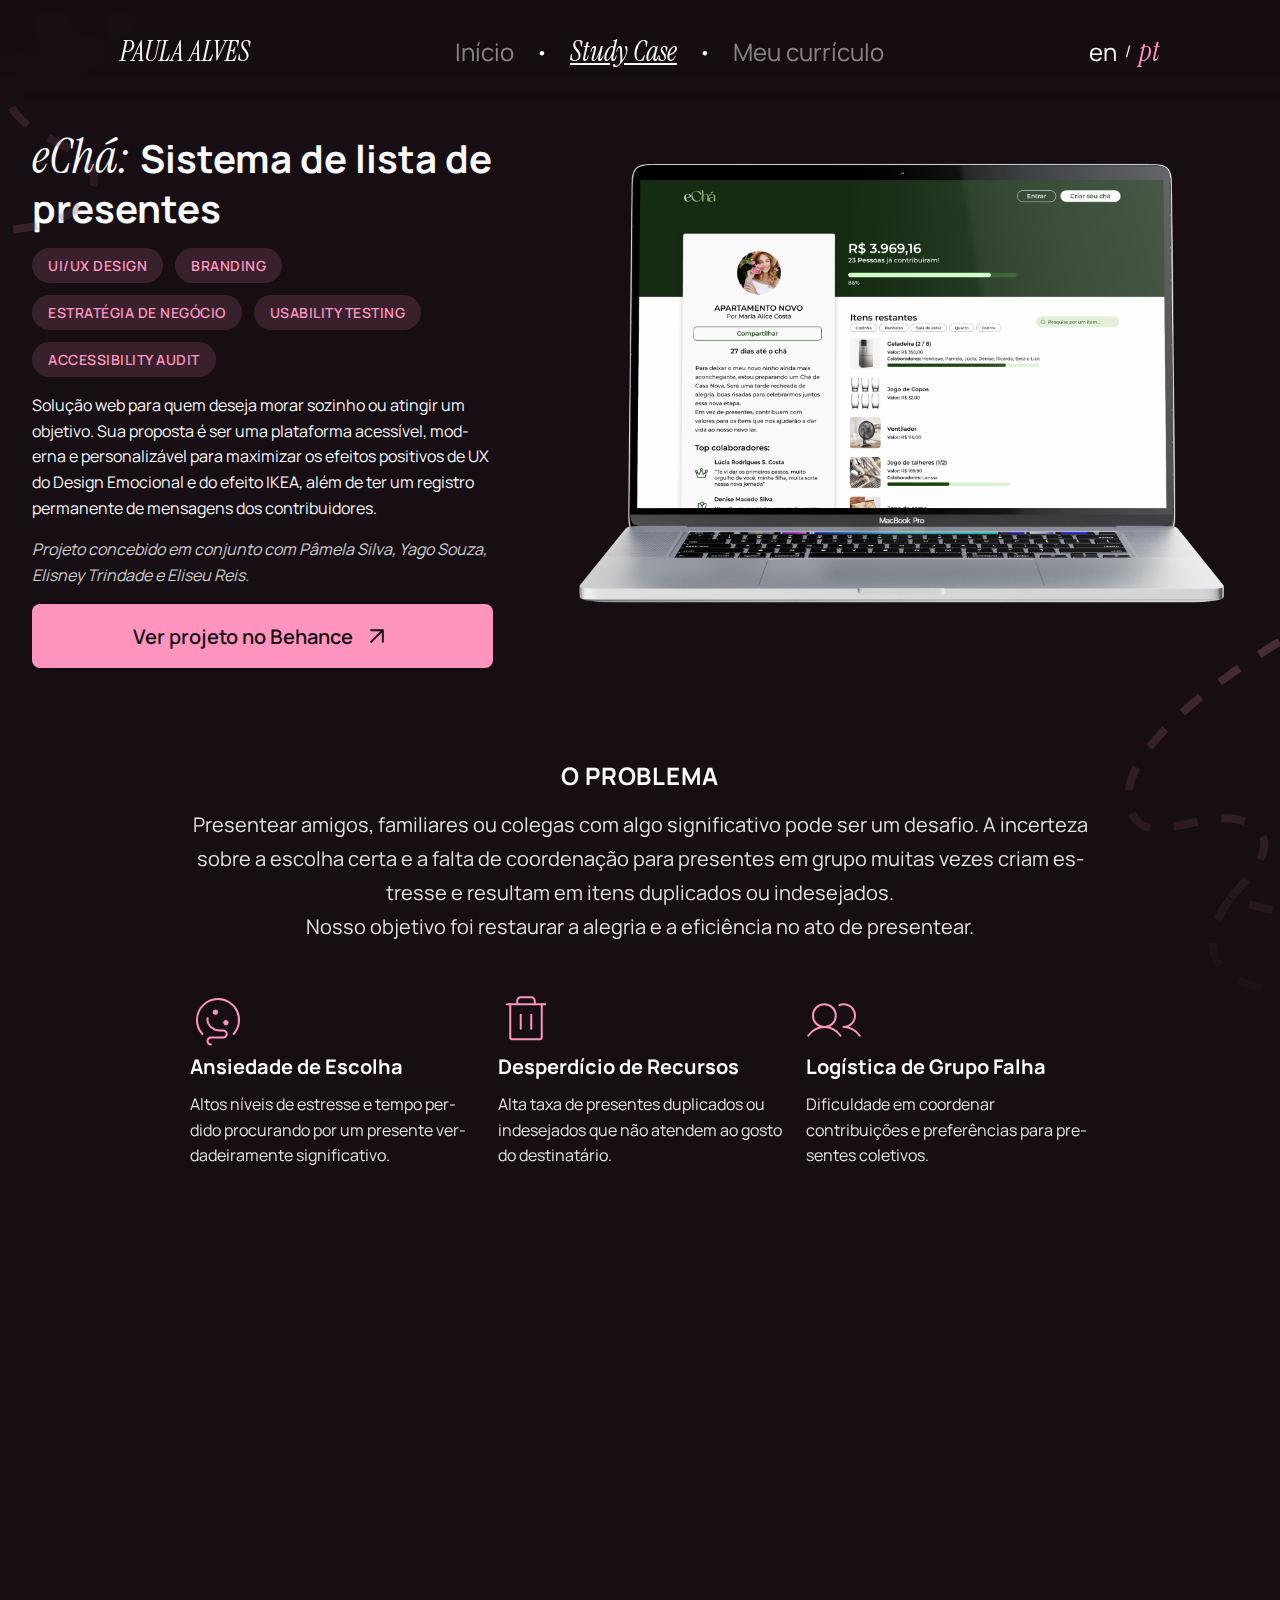
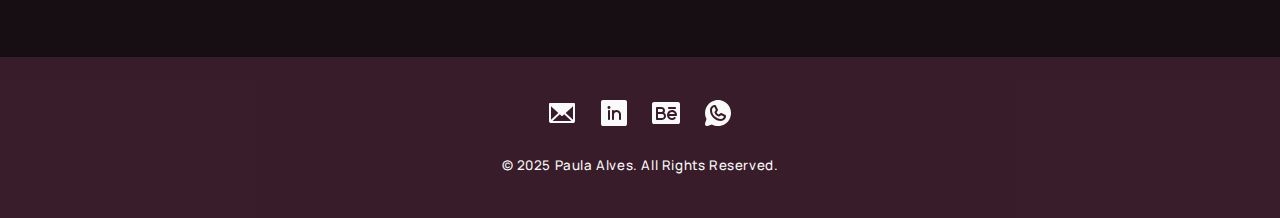
<file: projects/eCha/echa-pt.html>
<!DOCTYPE html>
<html lang="en">

<head>
    <meta charset="UTF-8">
    <meta name="viewport" content="width=device-width, initial-scale=1.0">
    <title>Estudo de Caso eChá: Sistema de Lista de Presentes - Paula Alves</title>
    <link rel="canonical" href="https://04spaula.github.io/portfolio/projects/eCha/echa-pt.html" />
    <link rel="stylesheet" href="../../style.css">
    <link rel="stylesheet" href="echa.css">
    <!-- Google Tag Manager -->
    <script>(function (w, d, s, l, i) {
            w[l] = w[l] || []; w[l].push({
                'gtm.start':
                    new Date().getTime(), event: 'gtm.js'
            }); var f = d.getElementsByTagName(s)[0],
                j = d.createElement(s), dl = l != 'dataLayer' ? '&l=' + l : ''; j.async = true; j.src =
                    'https://www.googletagmanager.com/gtm.js?id=' + i + dl; f.parentNode.insertBefore(j, f);
        })(window, document, 'script', 'dataLayer', 'GTM-KMCBKT8G');</script>
    <!-- End Google Tag Manager -->
    <link rel="preconnect" href="https://fonts.googleapis.com">
    <link rel="preconnect" href="https://fonts.gstatic.com" crossorigin>
    <link rel="shortcut icon" href="../../assets/favicon.ico" type="image/x-icon">
    <link rel="icon" href="../../assets/favicon.ico" type="image/x-icon">
    <meta property="og:title" content="Paula Alves – Product Designer" />
    <meta property="og:description"
        content="Portfolio focused on creating unique, usable, and accessible digital experiences." />
    <meta property="og:image"
        content="https://github.com/04sPaula/portfolio/blob/master/assets/og_image.webp?raw=true" />
    <meta property="og:url" content="https://04spaula.github.io/portfolio" />
    <meta property="og:type" content="website" />
    <meta name="description"
        content="Estudo de Caso: Sistema de lista de presentes eChá por Paula Alves. Conheça o processo de UI/UX design, branding e estratégia de negócio desta solução web.">
    <link
        href="https://fonts.googleapis.com/css2?family=Instrument+Serif:ital@0;1&family=Manrope:wght@400;500;600;700;800&display=swap"
        rel="stylesheet">
    <script type="application/ld+json">
    {
        "@context": "https://schema.org",
        "@type": "Article",
        "headline": "eChá: Sistema de lista de presentes",
        "author": {
            "@type": "Person",
            "name": "Paula Alves"
        },
        "image": "https://04spaula.github.io/portfolio/projects/eCha/assets/mockup_echa.webp",
        "description": "Solução web para quem deseja morar sozinho ou atingir um objetivo. Sua proposta é ser uma plataforma acessível, moderna e personalizável para maximizar os efeitos positivos de UX do Design Emocional e do efeito IKEA, além de ter um registro permanente de mensagens dos contribuidores.",
        "url": "https://04spaula.github.io/portfolio/projects/eCha/echa-pt.html",
        "publisher": {
            "@type": "Person",
            "name": "Paula Alves"
        }
    }
    </script>
</head>

<body>
    <!-- Google Tag Manager (noscript) -->
    <noscript><iframe src="https://www.googletagmanager.com/ns.html?id=GTM-KMCBKT8G" height="0" width="0"
            style="display:none;visibility:hidden"></iframe></noscript>
    <!-- End Google Tag Manager (noscript) -->
    <div class="background-shapes" aria-hidden="true" tabindex="-1">
        <div class="shape shape-1"><svg width="234" height="394" viewBox="0 0 234 394" fill="none"
                xmlns="http://www.w3.org/2000/svg">
                <path opacity="0.5"
                    d="M242.511 9C54.0283 85.7892 15.6339 143.381 29.5955 180.03C43.5571 216.68 111.62 176.54 146.524 206.209C174.448 229.943 129.597 260.08 113.365 276.017M113.365 276.017C81.3699 307.431 57.1696 373.05 216.333 384.22C375.496 395.389 214.006 316.738 113.365 276.017Z"
                    stroke="url(#paint0_linear_43_2)" stroke-width="8" stroke-linejoin="round"
                    stroke-dasharray="24 24" />
                <defs>
                    <linearGradient id="paint0_linear_43_2" x1="230.294" y1="9" x2="27" y2="312.666"
                        gradientUnits="userSpaceOnUse">
                        <stop stop-color="#FF95BF" />
                        <stop offset="1" stop-color="#29181F" />
                    </linearGradient>
                </defs>
            </svg>
        </div>
        <div class="shape shape-2"><svg width="221" height="384" viewBox="0 0 221 384" fill="none"
                xmlns="http://www.w3.org/2000/svg">
                <path opacity="0.5"
                    d="M220.357 3.75616C31.8743 80.5453 -6.52011 138.137 7.44145 174.787C21.403 211.436 89.4661 171.296 124.37 200.965C152.294 224.7 107.443 254.836 91.2113 270.773M91.2113 270.773C59.2158 302.187 35.0156 367.807 194.179 378.976C353.342 390.145 191.852 311.495 91.2113 270.773Z"
                    stroke="url(#paint0_linear_2_6)" stroke-width="8" stroke-linejoin="round"
                    stroke-dasharray="24 24" />
                <defs>
                    <linearGradient id="paint0_linear_2_6" x1="208.14" y1="3.75616" x2="4.84595" y2="307.422"
                        gradientUnits="userSpaceOnUse">
                        <stop stop-color="#FF95BF" />
                        <stop offset="1" stop-color="#29181F" />
                    </linearGradient>
                </defs>
            </svg>
        </div>
    </div>

    <header class="main-header">
        <a href="#" class="logo">PAULA ALVES</a>

        <input type="checkbox" id="menu-toggle" class="menu-toggle" aria-controls="main-nav-wrapper">
        <label for="menu-toggle" class="menu-hamburger" aria-label="Abrir menu">
            <span class="hamburger-line"></span>
            <span class="hamburger-line"></span>
            <span class="hamburger-line"></span>
        </label>

        <div class="header-nav-wrapper" id="main-nav-wrapper">
            <nav class="main-nav" aria-label="Navegação principal">
                <a href="../../index-pt.html" class="nav-link">Início</a>
                <span class="nav-separator">·</span>
                <a href="#" class="nav-link active">Study Case</a>
                <span class="nav-separator">·</span>
                <a target="_blank" rel="noopener noreferrer"
                    href="https://drive.google.com/file/d/1ze6-3FDv4mxFZdjpfxBUT64pZ0JSbuyI/view?usp=sharing"
                    class="nav-link">Meu currículo</a>
            </nav>
            <div class="lang-switcher">
                <a href="echa.html" class="lang-link">en</a>
                <span class="lang-separator">/</span>
                <a href="#" class="lang-link active" aria-current="page">pt</a>
            </div>
        </div>
    </header>

    <main class="container">
        <section class="project-hero-section">
            <div class="project-hero-content">
                <h1 class="project-title">
                    <span class="highlight">eChá:</span> Sistema de lista de presentes
                </h1>
                <div class="project-tags">
                    <span class="tag">UI/UX Design</span>
                    <span class="tag">Branding</span>
                    <span class="tag">Estratégia de Negócio</span>
                    <span class="tag">Usability testing</span>
                    <span class="tag">Accessibility audit</span>
                </div>
                <p class="project-description">
                    Solução web para quem deseja morar sozinho ou atingir um objetivo. Sua proposta é ser uma plataforma
                    acessível,
                    moderna e personalizável para maximizar os efeitos positivos de UX do Design Emocional e do
                    efeito IKEA, além de ter um registro permanente de mensagens dos contribuidores.
                </p>
                <p class="project-collab">
                    Projeto concebido em conjunto com Pâmela Silva, Yago Souza, Elisney Trindade e Eliseu Reis.
                </p>
                <a class="btn btn-primary"
                    href="https://www.behance.net/gallery/207541395/eCha-Projeto-completo-de-gestao-de-listas-de-presente"
                    target="_blank" rel="noopener noreferrer">
                    Ver projeto no Behance
                    <svg width="28" height="28" viewBox="0 0 28 28" fill="none" xmlns="http://www.w3.org/2000/svg"
                        aria-hidden="true">
                        <path d="M8.16663 8.16669H19.8333M19.8333 8.16669V19.8334M19.8333 8.16669L8.16663 19.8334"
                            stroke="#160E13" stroke-width="2" stroke-linecap="round" stroke-linejoin="round" />
                    </svg>
                </a>
            </div>
            <div class="project-hero-image">
                <img src="assets/mockup_echa.webp" alt="Visão geral do sistema eChá em um monitor">
            </div>
        </section>

        <section class="project-section animate-on-scroll" aria-labelledby="problem-title">
            <h2 id="problem-title" class="project-section-title">O Problema</h2>
            <p class="section-intro-text">
                Presentear amigos, familiares ou colegas com algo significativo pode ser um desafio. A incerteza
                sobre a escolha certa e a falta de coordenação para presentes em grupo muitas vezes criam estresse e
                resultam em itens duplicados ou indesejados. <br>Nosso objetivo foi restaurar a alegria e a
                eficiência no ato de presentear.
            </p>
            <div class="problem-cards-container">
                <div class="problem-card">
                    <svg width="56" height="56" viewBox="0 0 56 56" fill="none" xmlns="http://www.w3.org/2000/svg">
                        <g clip-path="url(#clip0_72_2)">
                            <path
                                d="M35.875 33.25C37.3247 33.25 38.5 32.0747 38.5 30.625C38.5 29.1753 37.3247 28 35.875 28C34.4253 28 33.25 29.1753 33.25 30.625C33.25 32.0747 34.4253 33.25 35.875 33.25Z"
                                fill="var(--primary-color)" />
                            <path
                                d="M25.375 22.75C26.8247 22.75 28 21.5747 28 20.125C28 18.6753 26.8247 17.5 25.375 17.5C23.9253 17.5 22.75 18.6753 22.75 20.125C22.75 21.5747 23.9253 22.75 25.375 22.75Z"
                                fill="var(--primary-color)" />
                            <path
                                d="M12.3462 42C8.79749 38.0449 6.88616 32.8881 6.99992 27.5756C7.21867 16.3144 16.439 7.15968 27.7002 6.99999C31.7797 6.94114 35.788 8.0719 39.2353 10.2541C42.6826 12.4363 45.4195 15.5754 47.1117 19.2879C48.8039 23.0003 49.378 27.1253 48.7639 31.1587C48.1498 35.1922 46.374 38.9594 43.6537 42"
                                stroke="var(--primary-color)" stroke-width="2" stroke-linecap="round"
                                stroke-linejoin="round" />
                            <path
                                d="M21 52.5C20.0717 52.5 19.1815 52.1313 18.5251 51.4749C17.8687 50.8185 17.5 49.9283 17.5 49C17.5 48.0717 17.8687 47.1815 18.5251 46.5251C19.1815 45.8687 20.0717 45.5 21 45.5H33.25C34.1783 45.5 35.0685 45.1313 35.7249 44.4749C36.3813 43.8185 36.75 42.9283 36.75 42C36.75 41.0717 36.3813 40.1815 35.7249 39.5251C35.0685 38.8687 34.1783 38.5 33.25 38.5H29.75C23.9509 38.5 17.5 33.7991 17.5 28C17.5002 27.4137 17.5485 26.8284 17.6444 26.25"
                                stroke="var(--primary-color)" stroke-width="2" stroke-linecap="round"
                                stroke-linejoin="round" />
                        </g>
                        <defs>
                            <clipPath id="clip0_72_2">
                                <rect width="56" height="56" fill="var(--primary-color)" />
                            </clipPath>
                        </defs>
                    </svg>
                    <h3>Ansiedade de Escolha</h3>
                    <p>Altos níveis de estresse e tempo perdido procurando por um presente verdadeiramente
                        significativo.</p>
                </div>
                <div class="problem-card">
                    <svg width="56" height="56" viewBox="0 0 56 56" fill="none" xmlns="http://www.w3.org/2000/svg">
                        <g clip-path="url(#clip0_73_16)">
                            <path d="M47.25 12.25H8.75" stroke="var(--primary-color)" stroke-width="2"
                                stroke-linecap="round" stroke-linejoin="round" />
                            <path d="M22.75 22.75V36.75" stroke="var(--primary-color)" stroke-width="2"
                                stroke-linecap="round" stroke-linejoin="round" />
                            <path d="M33.25 22.75V36.75" stroke="var(--primary-color)" stroke-width="2"
                                stroke-linecap="round" stroke-linejoin="round" />
                            <path
                                d="M43.75 12.25V45.5C43.75 45.9641 43.5656 46.4092 43.2374 46.7374C42.9092 47.0656 42.4641 47.25 42 47.25H14C13.5359 47.25 13.0908 47.0656 12.7626 46.7374C12.4344 46.4092 12.25 45.9641 12.25 45.5V12.25"
                                stroke="var(--primary-color)" stroke-width="2" stroke-linecap="round"
                                stroke-linejoin="round" />
                            <path
                                d="M36.75 12.25V8.75C36.75 7.82174 36.3813 6.9315 35.7249 6.27513C35.0685 5.61875 34.1783 5.25 33.25 5.25H22.75C21.8217 5.25 20.9315 5.61875 20.2751 6.27513C19.6187 6.9315 19.25 7.82174 19.25 8.75V12.25"
                                stroke="var(--primary-color)" stroke-width="2" stroke-linecap="round"
                                stroke-linejoin="round" />
                        </g>
                        <defs>
                            <clipPath id="clip0_73_16">
                                <rect width="56" height="56" fill="var(--primary-color)" />
                            </clipPath>
                        </defs>
                    </svg>

                    <h3>Desperdício de Recursos</h3>
                    <p>Alta taxa de presentes duplicados ou indesejados que não atendem ao gosto do destinatário.
                    </p>
                </div>
                <div class="problem-card">
                    <svg width="56" height="56" viewBox="0 0 56 56" fill="none" xmlns="http://www.w3.org/2000/svg">
                        <g clip-path="url(#clip0_73_24)">
                            <path
                                d="M18.375 35C24.6572 35 29.75 29.9072 29.75 23.625C29.75 17.3428 24.6572 12.25 18.375 12.25C12.0928 12.25 7 17.3428 7 23.625C7 29.9072 12.0928 35 18.375 35Z"
                                stroke="var(--primary-color)" stroke-width="2" stroke-linecap="round"
                                stroke-linejoin="round" />
                            <path
                                d="M2.23779 43.7499C3.9858 41.0623 6.37741 38.8538 9.1955 37.325C12.0136 35.7961 15.1689 34.9954 18.375 34.9954C21.5811 34.9954 24.7364 35.7961 27.5545 37.325C30.3726 38.8538 32.7642 41.0623 34.5122 43.7499"
                                stroke="var(--primary-color)" stroke-width="2" stroke-linecap="round"
                                stroke-linejoin="round" />
                            <path
                                d="M37.625 35C40.8309 34.9981 43.9865 35.7976 46.8048 37.3257C49.623 38.8539 52.0147 41.0622 53.7622 43.75"
                                stroke="var(--primary-color)" stroke-width="2" stroke-linecap="round"
                                stroke-linejoin="round" />
                            <path
                                d="M33.4009 13.0594C34.9569 12.4388 36.6308 12.1695 38.3029 12.2708C39.975 12.3721 41.6041 12.8415 43.0738 13.6455C44.5435 14.4494 45.8175 15.568 46.8047 16.9214C47.792 18.2748 48.4681 19.8296 48.7848 21.4745C49.1015 23.1195 49.0509 24.8142 48.6368 26.4374C48.2226 28.0606 47.455 29.5722 46.3889 30.8644C45.3227 32.1565 43.9843 33.1972 42.4693 33.9121C40.9543 34.6271 39.3001 34.9985 37.6249 35"
                                stroke="var(--primary-color)" stroke-width="2" stroke-linecap="round"
                                stroke-linejoin="round" />
                        </g>
                        <defs>
                            <clipPath id="clip0_73_24">
                                <rect width="56" height="56" fill="white" />
                            </clipPath>
                        </defs>
                    </svg>

                    <h3>Logística de Grupo Falha</h3>
                    <p>Dificuldade em coordenar contribuições e preferências para presentes coletivos.</p>
                </div>
            </div>
        </section>

        <section class="project-section animate-on-scroll" aria-labelledby="process-title">
            <h2 id="process-title" class="project-section-title">O Processo</h2>
            <div class="process-steps-container">
                <div class="process-step">
                    <span class="process-step-number">01</span>
                    <h3>Branding</h3>
                    <p>Comecei moldando a identidade da marca do produto. Através de uma pesquisa aprofundada sobre
                        nossa persona e a mensagem que queríamos comunicar, defini um tom de voz claro, juntamente
                        com uma paleta de cores e tipografia coesas que carregariam a essência da marca.</p>
                    <img class="process-img" src="assets/branding.webp"
                        alt="Branding contendo paleta de cores e tipografia do projeto">
                    <img class="process-img" src="assets/Quadro de voz da marca.webp"
                        alt="Quadro de voz de marca do projeto">
                </div>
                <div class="process-step">
                    <span class="process-step-number">02</span>
                    <h3>Estratégia de Negócio</h3>
                    <p>Com a base visual e verbal estabelecida, passei para a fase de estratégia de negócios.
                        Construindo o Business Model Canvas e realizando uma análise SWOT, descobrimos insights
                        valiosos sobre como o produto deveria ser posicionado no mercado.</p>
                    <img class="process-img" src="assets/Canvas.webp" alt="Modelo de negócios canvas do projeto">
                    <img class="process-img" src="assets/SWOT.webp" alt="Análise SWOT do projeto">
                </div>
                <div class="process-step">
                    <span class="process-step-number">03</span>
                    <h3>User Interface / Experience</h3>
                    <p>Essas descobertas se tornaram a espinha dorsal do processo de design, permitindo-me criar
                        interfaces de usuário que não apenas atendiam às expectativas dos usuários, mas também
                        projetavam uma visão única - uma que diferenciava o produto dos concorrentes e fortalecia
                        sua identidade.</p>
                    <a class="btn btn-primary"
                        href="https://www.figma.com/proto/Jy6hmLXPCZq1elOJTbvTKc/main?t=XFAI7xnJcsknF40j-1"
                        target="_blank" rel="noopener noreferrer" style="margin-top: 16px;">
                        Ver protótipo no Figma
                        <svg width="28" height="28" viewBox="0 0 28 28" fill="none" xmlns="http://www.w3.org/2000/svg"
                            aria-hidden="true">
                            <path d="M8.16663 8.16669H19.8333M19.8333 8.16669V19.8334M19.8333 8.16669L8.16663 19.8334"
                                stroke="#160E13" stroke-width="2" stroke-linecap="round" stroke-linejoin="round" />
                        </svg>
                    </a>
                </div>
                <div class="process-step">
                    <span class="process-step-number">04</span>
                    <h3>Testes com Usuários Reais</h3>
                    <p>Com as interfaces de usuário projetadas com sucesso, conduzi testes de usabilidade e
                        acessibilidade com usuários reais do nosso público-alvo, garantindo que o produto estivesse
                        verdadeiramente alinhado com suas necessidades e expectativas.</p>
                    <img class="process-img" src="assets/task1.webp"
                        alt="Tarefa 1 do teste de usuário com taxa de sucesso de 93,8% e nota 4.8">
                    <img class="process-img" src="assets/task2.webp"
                        alt="Tarefa 2 do teste de usuário com taxa de sucesso de 100% e nota 4.9">
                    <img class="process-img" src="assets/task3.webp"
                        alt="Tarefa 3 do teste de usuário com taxa de sucesso de 93,3% e nota 4.9">
                    <img class="process-img" src="assets/feedback.webp"
                        alt="Opinião final dos testers, todas positivas.">
                </div>
                <div class="process-step">
                    <span class="process-step-number">05</span>
                    <h3>Handoff</h3>
                    <p>Para concluir o processo, preparei um handoff completo para a equipe de desenvolvimento. Em
                        uma sessão dedicada, apresentei os fluxos do produto e demonstrei como navegar no sistema de
                        design, garantindo que eles tivessem acesso a todos os componentes, diretrizes e variáveis.
                    </p>
                </div>
            </div>
        </section>

        <section class="project-section animate-on-scroll" aria-labelledby="results-title">
            <h2 id="results-title" class="project-section-title">Resultados</h2>
            <div class="results-content">
                <p>Nossa solução alcançou resultados excepcionais nos testes. Conduzimos testes de usabilidade não
                    moderados usando o Maze, permitindo que os participantes interagissem com o produto de forma
                    independente.</p>
                <p>O teste começou com uma exploração livre, onde coletamos mapas de calor e fluxogramas para
                    analisar o comportamento do usuário. Em seguida, os participantes foram solicitados a concluir
                    três tarefas principais que representavam a base do sistema, avaliando sua experiência após cada
                    uma. Finalmente, coletamos suas impressões gerais e perguntamos se algo poderia ser tornado mais
                    intuitivo ou fácil de entender.</p>
                <p class="results-highlight">Os resultados superaram as expectativas: os usuários destacaram
                    consistentemente a clareza, utilidade e facilidade de uso do produto.</p>
                <p>Ficou curioso? Entre em contato comigo para
                    que a gente converse sobre como otimizar seus resultados com UX orientado a dados.</p>
            </div>
        </section>

        <section class="expertise-section animate-on-scroll" aria-labelledby="expertise-section-title">
            <h2 id="expertise-section-title" class="section-title">Áreas de Expertise</h2>
            <div class="expertise-grid">
                <div class="expertise-item">
                    <h3><svg width="32" height="33" viewBox="0 0 32 33" fill="none" xmlns="http://www.w3.org/2000/svg"
                            aria-hidden="true" tabindex="-1">
                            <path
                                d="M17.3333 9.83331L11.6 4.09998C10.9978 3.50072 10.1828 3.16431 9.33331 3.16431C8.48378 3.16431 7.66881 3.50072 7.06665 4.09998L3.59998 7.56665C3.00072 8.16881 2.66431 8.98378 2.66431 9.83331C2.66431 10.6828 3.00072 11.4978 3.59998 12.1L9.33331 17.8333M10.6666 8.49998L13.3333 5.83331M24 21.8333L26.6666 19.1666M22.6666 15.1666L28.4 20.9C29.6533 22.1533 29.6533 24.18 28.4 25.4333L24.9333 28.9C23.68 30.1533 21.6533 30.1533 20.4 28.9L14.6666 23.1666M20 7.16665L25.3333 12.5M28.232 9.58265C28.9369 8.87788 29.333 7.92194 29.3332 6.92512C29.3333 5.9283 28.9374 4.97226 28.2326 4.26731C27.5279 3.56237 26.5719 3.16626 25.5751 3.16614C24.5783 3.16601 23.6223 3.56188 22.9173 4.26665L5.12265 22.0653C4.81307 22.374 4.58413 22.754 4.45598 23.172L2.69465 28.9746C2.66019 29.09 2.65758 29.2124 2.68712 29.3291C2.71665 29.4458 2.77721 29.5523 2.86238 29.6373C2.94754 29.7223 3.05414 29.7827 3.17086 29.8121C3.28758 29.8414 3.41006 29.8386 3.52531 29.804L9.32931 28.044C9.74687 27.917 10.1269 27.6894 10.436 27.3813L28.232 9.58265Z"
                                stroke="#FF95BF" stroke-width="2.5" stroke-linecap="round" stroke-linejoin="round" />
                        </svg> UX & UI Design</h3>
                    <ul>
                        <li>Pesquisa com Usuários</li>
                        <li>Testes de Usabilidade</li>
                        <li>Wireframing</li>
                        <li>Prototipagem</li>
                        <li>Design de Interação</li>
                        <li>Design Systems</li>
                        <li>Acessibilidade Digital (WCAG)</li>
                    </ul>
                </div>
                <div class="expertise-item">
                    <h3><svg width="32" height="33" viewBox="0 0 32 33" fill="none" xmlns="http://www.w3.org/2000/svg"
                            aria-hidden="true" tabindex="-1">
                            <path
                                d="M16.0001 29.8334C12.4639 29.8334 9.07248 28.4287 6.57199 25.9282C4.07151 23.4277 2.66675 20.0363 2.66675 16.5001C2.66675 12.9639 4.07151 9.57248 6.57199 7.07199C9.07248 4.57151 12.4639 3.16675 16.0001 3.16675C19.5363 3.16675 22.9277 4.43103 25.4282 6.68147C27.9287 8.9319 29.3334 11.9841 29.3334 15.1667C29.3334 16.9349 28.631 18.6306 27.3808 19.8808C26.1306 21.131 24.4349 21.8334 22.6667 21.8334H19.6667C19.2334 21.8334 18.8087 21.9541 18.44 22.1819C18.0714 22.4097 17.7735 22.7357 17.5798 23.1232C17.386 23.5108 17.3039 23.9447 17.3428 24.3763C17.3818 24.8079 17.5401 25.2201 17.8001 25.5667L18.2001 26.1001C18.4601 26.4467 18.6184 26.859 18.6573 27.2905C18.6962 27.7221 18.6142 28.156 18.4204 28.5436C18.2266 28.9312 17.9287 29.2571 17.5601 29.4849C17.1915 29.7127 16.7667 29.8334 16.3334 29.8334H16.0001Z"
                                stroke="#FF95BF" stroke-width="2.5" stroke-linecap="round" stroke-linejoin="round" />
                            <path
                                d="M18.0001 9.83342C18.3683 9.83342 18.6667 9.53494 18.6667 9.16675C18.6667 8.79856 18.3683 8.50008 18.0001 8.50008C17.6319 8.50008 17.3334 8.79856 17.3334 9.16675C17.3334 9.53494 17.6319 9.83342 18.0001 9.83342Z"
                                stroke="#FF95BF" stroke-width="2.5" stroke-linecap="round" stroke-linejoin="round" />
                            <path
                                d="M23.3334 15.1667C23.7016 15.1667 24.0001 14.8683 24.0001 14.5001C24.0001 14.1319 23.7016 13.8334 23.3334 13.8334C22.9652 13.8334 22.6667 14.1319 22.6667 14.5001C22.6667 14.8683 22.9652 15.1667 23.3334 15.1667Z"
                                stroke="#FF95BF" stroke-width="2.5" stroke-linecap="round" stroke-linejoin="round" />
                            <path
                                d="M8.66675 17.8334C9.03494 17.8334 9.33342 17.5349 9.33342 17.1667C9.33342 16.7986 9.03494 16.5001 8.66675 16.5001C8.29856 16.5001 8.00008 16.7986 8.00008 17.1667C8.00008 17.5349 8.29856 17.8334 8.66675 17.8334Z"
                                stroke="#FF95BF" stroke-width="2.5" stroke-linecap="round" stroke-linejoin="round" />
                            <path
                                d="M11.3334 11.1667C11.7016 11.1667 12.0001 10.8683 12.0001 10.5001C12.0001 10.1319 11.7016 9.83341 11.3334 9.83341C10.9652 9.83341 10.6667 10.1319 10.6667 10.5001C10.6667 10.8683 10.9652 11.1667 11.3334 11.1667Z"
                                stroke="#FF95BF" stroke-width="2.5" stroke-linecap="round" stroke-linejoin="round" />
                        </svg>
                        Design Visual & Branding</h3>
                    <ul>
                        <li>Identidade Visual</li>
                        <li>Branding</li>
                        <li>Composição</li>
                        <li>Tipografia</li>
                        <li>Hierarquia Visual</li>
                        <li>Motion Design</li>
                        <li>Design Gráfico</li>
                    </ul>
                </div>
                <div class="expertise-item">
                    <h3><svg width="40" height="40" viewBox="0 0 40 40" fill="none" xmlns="http://www.w3.org/2000/svg"
                            aria-hidden="true" tabindex="-1">
                            <path
                                d="M21.85 12.7733L24.8167 17.2267M23.6033 21.3133L18.0633 23.6867M33.3333 6.66667L23.2333 9.19167M5 5V31.6667C5 32.5507 5.35119 33.3986 5.97631 34.0237C6.60143 34.6488 7.44928 35 8.33333 35H35M23.3333 10C23.3333 11.8409 21.841 13.3333 20 13.3333C18.1591 13.3333 16.6667 11.8409 16.6667 10C16.6667 8.15905 18.1591 6.66667 20 6.66667C21.841 6.66667 23.3333 8.15905 23.3333 10ZM30 20C30 21.841 28.5076 23.3333 26.6667 23.3333C24.8257 23.3333 23.3333 21.841 23.3333 20C23.3333 18.1591 24.8257 16.6667 26.6667 16.6667C28.5076 16.6667 30 18.1591 30 20ZM18.3333 25C18.3333 26.8409 16.8409 28.3333 15 28.3333C13.1591 28.3333 11.6667 26.8409 11.6667 25C11.6667 23.1591 13.1591 21.6667 15 21.6667C16.8409 21.6667 18.3333 23.1591 18.3333 25Z"
                                stroke="#FF95BF" stroke-width="2.5" stroke-linecap="round" stroke-linejoin="round" />
                        </svg>
                        Estratégia & Dados</h3>
                    <ul>
                        <li>Design Orientado por Dados / UX</li>
                        <li>Análise de Métricas & KPIs</li>
                        <li>Arquitetura da Informação</li>
                        <li>SEO Centrado no Usuário</li>
                        <li>Análise de Negócios</li>
                        <li>Business Model Canvas</li>
                        <li>SWOT</li>
                    </ul>
                </div>
                <div class="expertise-item">
                    <h3><svg width="40" height="40" viewBox="0 0 40 40" fill="none" xmlns="http://www.w3.org/2000/svg"
                            aria-hidden="true" tabindex="-1">
                            <path
                                d="M33.3334 5.00009V11.6668M36.6667 8.33342H30.0001M6.66673 28.3334V31.6668M8.3334 30.0001H5.00006M16.5617 25.8334C16.4129 25.2566 16.1123 24.7303 15.6911 24.3091C15.2699 23.8879 14.7435 23.5872 14.1667 23.4384L3.94173 20.8018C3.76728 20.7522 3.61374 20.6472 3.50442 20.5025C3.39509 20.3578 3.33594 20.1814 3.33594 20.0001C3.33594 19.8188 3.39509 19.6424 3.50442 19.4977C3.61374 19.353 3.76728 19.2479 3.94173 19.1984L14.1667 16.5601C14.7433 16.4114 15.2695 16.111 15.6907 15.6902C16.1119 15.2693 16.4127 14.7432 16.5617 14.1668L19.1984 3.94176C19.2474 3.76662 19.3524 3.61233 19.4973 3.50241C19.6422 3.3925 19.819 3.33301 20.0009 3.33301C20.1828 3.33301 20.3596 3.3925 20.5045 3.50241C20.6494 3.61233 20.7544 3.76662 20.8034 3.94176L23.4384 14.1668C23.5872 14.7435 23.8878 15.2699 24.309 15.6911C24.7302 16.1123 25.2566 16.413 25.8334 16.5618L36.0584 19.1968C36.2342 19.2453 36.3893 19.3501 36.4998 19.4952C36.6103 19.6403 36.6701 19.8177 36.6701 20.0001C36.6701 20.1825 36.6103 20.3598 36.4998 20.505C36.3893 20.6501 36.2342 20.7549 36.0584 20.8034L25.8334 23.4384C25.2566 23.5872 24.7302 23.8879 24.309 24.3091C23.8878 24.7303 23.5872 25.2566 23.4384 25.8334L20.8017 36.0584C20.7527 36.2336 20.6478 36.3879 20.5029 36.4978C20.358 36.6077 20.1811 36.6672 19.9992 36.6672C19.8174 36.6672 19.6405 36.6077 19.4956 36.4978C19.3507 36.3879 19.2457 36.2336 19.1967 36.0584L16.5617 25.8334Z"
                                stroke="#FF95BF" stroke-width="2.5" stroke-linecap="round" stroke-linejoin="round" />
                        </svg>
                        Agile & Ferramentas</h3>
                    <ul>
                        <li>Scrum & Kanban</li>
                        <li>Figma</li>
                        <li>After Effects</li>
                        <li>Maze & Hotjar</li>
                        <li>SemRush</li>
                        <li>Tag Manager & GA4</li>
                        <li>HTML, CSS, JS</li>
                    </ul>
                </div>
            </div>
            <div class="final-cta">
                <a class="btn btn-primary" href="mailto:paula.edifba@gmail.com" target="_blank"
                    rel="noopener noreferrer" aria-label="Envie um e-mail para Paula Alves">
                    Entre em contato
                    <svg width="28" height="28" viewBox="0 0 28 28" fill="none" xmlns="http://www.w3.org/2000/svg"
                        aria-hidden="true" tabindex="-1">
                        <path d="M8.16663 8.16669H19.8333M19.8333 8.16669V19.8334M19.8333 8.16669L8.16663 19.8334"
                            stroke="#160E13" stroke-width="2" stroke-linecap="round" stroke-linejoin="round" />
                    </svg>
                </a>
                <p>Vamos discutir como minhas habilidades podem impulsionar o seu projeto!</p>
            </div>
        </section>
    </main>

    <footer class="main-footer">
        <div class="footer-content">
            <div class="footer-social-links">
                <a href="mailto:paula.edifba@gmail.com" aria-label="Send an email to Paula Alves">
                    <svg width="32" height="32" viewBox="0 0 32 32" fill="none" xmlns="http://www.w3.org/2000/svg">
                        <g clip-path="url(#clip0_28_2)">
                            <path
                                d="M28 6H4C3.73478 6 3.48043 6.10536 3.29289 6.29289C3.10536 6.48043 3 6.73478 3 7V24C3 24.5304 3.21071 25.0391 3.58579 25.4142C3.96086 25.7893 4.46957 26 5 26H27C27.5304 26 28.0391 25.7893 28.4142 25.4142C28.7893 25.0391 29 24.5304 29 24V7C29 6.73478 28.8946 6.48043 28.7071 6.29289C28.5196 6.10536 28.2652 6 28 6ZM12.3387 16L5 22.7262V9.27375L12.3387 16ZM13.8188 17.3563L15.3188 18.7375C15.5032 18.9069 15.7446 19.0008 15.995 19.0008C16.2454 19.0008 16.4868 18.9069 16.6712 18.7375L18.1712 17.3563L25.4212 24H6.57125L13.8188 17.3563ZM19.6612 16L27 9.2725V22.7275L19.6612 16Z"
                                fill="#FAFAFA" />
                        </g>
                        <defs>
                            <clipPath id="clip0_28_2">
                                <rect width="32" height="32" fill="white" />
                            </clipPath>
                        </defs>
                    </svg>
                </a>
                <a href="https://linkedin.com/in/dev-paula-alves" target="_blank" rel="noopener noreferrer"
                    aria-label="Visit Paula Alves' LinkedIn profile">
                    <svg width="32" height="32" viewBox="0 0 32 32" fill="none" xmlns="http://www.w3.org/2000/svg">
                        <g clip-path="url(#clip0_18_181)">
                            <path
                                d="M27 3H5C4.46957 3 3.96086 3.21071 3.58579 3.58579C3.21071 3.96086 3 4.46957 3 5V27C3 27.5304 3.21071 28.0391 3.58579 28.4142C3.96086 28.7893 4.46957 29 5 29H27C27.5304 29 28.0391 28.7893 28.4142 28.4142C28.7893 28.0391 29 27.5304 29 27V5C29 4.46957 28.7893 3.96086 28.4142 3.58579C28.0391 3.21071 27.5304 3 27 3ZM12 22C12 22.2652 11.8946 22.5196 11.7071 22.7071C11.5196 22.8946 11.2652 23 11 23C10.7348 23 10.4804 22.8946 10.2929 22.7071C10.1054 22.5196 10 22.2652 10 22V14C10 13.7348 10.1054 13.4804 10.2929 13.2929C10.4804 13.1054 10.7348 13 11 13C11.2652 13 11.5196 13.1054 11.7071 13.2929C11.8946 13.4804 12 13.7348 12 14V22ZM11 12C10.7033 12 10.4133 11.912 10.1666 11.7472C9.91997 11.5824 9.72771 11.3481 9.61418 11.074C9.50065 10.7999 9.47094 10.4983 9.52882 10.2074C9.5867 9.91639 9.72956 9.64912 9.93934 9.43934C10.1491 9.22956 10.4164 9.0867 10.7074 9.02882C10.9983 8.97094 11.2999 9.00065 11.574 9.11418C11.8481 9.22771 12.0824 9.41997 12.2472 9.66665C12.412 9.91332 12.5 10.2033 12.5 10.5C12.5 10.8978 12.342 11.2794 12.0607 11.5607C11.7794 11.842 11.3978 12 11 12ZM23 22C23 22.2652 22.8946 22.5196 22.7071 22.7071C22.5196 22.8946 22.2652 23 22 23C21.7348 23 21.4804 22.8946 21.2929 22.7071C21.1054 22.5196 21 22.2652 21 22V17.5C21 16.837 20.7366 16.2011 20.2678 15.7322C19.7989 15.2634 19.163 15 18.5 15C17.837 15 17.2011 15.2634 16.7322 15.7322C16.2634 16.2011 16 16.837 16 17.5V22C16 22.2652 15.8946 22.5196 15.7071 22.7071C15.5196 22.8946 15.2652 23 15 23C14.7348 23 14.4804 22.8946 14.2929 22.7071C14.1054 22.5196 14 22.2652 14 22V14C14.0012 13.7551 14.0923 13.5191 14.256 13.3369C14.4197 13.1546 14.6446 13.0388 14.888 13.0114C15.1314 12.9839 15.3764 13.0468 15.5765 13.188C15.7767 13.3292 15.918 13.539 15.9738 13.7775C16.6502 13.3186 17.4389 13.0526 18.2552 13.0081C19.0714 12.9637 19.8844 13.1424 20.6067 13.5251C21.329 13.9078 21.9335 14.48 22.3551 15.1803C22.7768 15.8806 22.9997 16.6825 23 17.5V22Z"
                                fill="#FAFAFA" />
                        </g>
                        <defs>
                            <clipPath id="clip0_18_181">
                                <rect width="32" height="32" fill="white" />
                            </clipPath>
                        </defs>
                    </svg>
                </a>
                <a href="https://www.behance.net/paula-souza-alves" target="_blank" rel="noopener noreferrer"
                    aria-label="Visit Paula Alves' Behance profile">
                    <svg width="32" height="32" viewBox="0 0 32 32" fill="none" xmlns="http://www.w3.org/2000/svg">
                        <g clip-path="url(#clip0_18_192)">
                            <path
                                d="M11.5 15H8V12H11.5C11.8978 12 12.2794 12.158 12.5607 12.4393C12.842 12.7206 13 13.1022 13 13.5C13 13.8978 12.842 14.2794 12.5607 14.5607C12.2794 14.842 11.8978 15 11.5 15ZM12 17H8V21H12C12.5304 21 13.0391 20.7893 13.4142 20.4142C13.7893 20.0391 14 19.5304 14 19C14 18.4696 13.7893 17.9609 13.4142 17.5858C13.0391 17.2107 12.5304 17 12 17ZM22 15C21.3798 15.0002 20.7749 15.1926 20.2685 15.5508C19.7621 15.9089 19.3792 16.4152 19.1725 17H24.8275C24.6208 16.4152 24.2379 15.9089 23.7315 15.5508C23.2251 15.1926 22.6202 15.0002 22 15ZM30 7V25C30 25.5304 29.7893 26.0391 29.4142 26.4142C29.0391 26.7893 28.5304 27 28 27H4C3.46957 27 2.96086 26.7893 2.58579 26.4142C2.21071 26.0391 2 25.5304 2 25V7C2 6.46957 2.21071 5.96086 2.58579 5.58579C2.96086 5.21071 3.46957 5 4 5H28C28.5304 5 29.0391 5.21071 29.4142 5.58579C29.7893 5.96086 30 6.46957 30 7ZM18 11C18 11.2652 18.1054 11.5196 18.2929 11.7071C18.4804 11.8946 18.7348 12 19 12H25C25.2652 12 25.5196 11.8946 25.7071 11.7071C25.8946 11.5196 26 11.2652 26 11C26 10.7348 25.8946 10.4804 25.7071 10.2929C25.5196 10.1054 25.2652 10 25 10H19C18.7348 10 18.4804 10.1054 18.2929 10.2929C18.1054 10.4804 18 10.7348 18 11ZM16 19C15.9997 18.3449 15.8385 17.6998 15.5305 17.1216C15.2225 16.5433 14.7772 16.0496 14.2338 15.6838C14.6448 15.1689 14.9022 14.5484 14.9764 13.8937C15.0505 13.239 14.9383 12.5767 14.6527 11.9829C14.3671 11.3892 13.9197 10.8881 13.362 10.5373C12.8043 10.1865 12.1589 10.0003 11.5 10H7C6.73478 10 6.48043 10.1054 6.29289 10.2929C6.10536 10.4804 6 10.7348 6 11V22C6 22.2652 6.10536 22.5196 6.29289 22.7071C6.48043 22.8946 6.73478 23 7 23H12C13.0609 23 14.0783 22.5786 14.8284 21.8284C15.5786 21.0783 16 20.0609 16 19ZM27 18C26.9999 16.8567 26.608 15.7479 25.8896 14.8585C25.1712 13.969 24.1696 13.3527 23.0519 13.1122C21.9341 12.8716 20.7677 13.0215 19.747 13.5367C18.7263 14.0518 17.913 14.9013 17.4427 15.9434C16.9723 16.9855 16.8733 18.1573 17.1622 19.2636C17.4511 20.3698 18.1104 21.3437 19.0302 22.0228C19.95 22.7018 21.0748 23.0452 22.217 22.9956C23.3593 22.9459 24.4501 22.5063 25.3075 21.75C25.5064 21.5745 25.6274 21.3271 25.644 21.0623C25.6605 20.7975 25.5712 20.537 25.3956 20.3381C25.3087 20.2396 25.2032 20.1592 25.0852 20.1015C24.9673 20.0438 24.839 20.0098 24.7079 20.0017C24.4432 19.9851 24.1827 20.0745 23.9837 20.25C23.6156 20.5743 23.1735 20.8034 22.6962 20.9172C22.219 21.031 21.7211 21.026 21.2462 20.9026C20.7713 20.7792 20.3339 20.5413 19.9724 20.2095C19.6109 19.8778 19.3362 19.4625 19.1725 19H26C26.2652 19 26.5196 18.8946 26.7071 18.7071C26.8946 18.5196 27 18.2652 27 18Z"
                                fill="#FAFAFA" />
                        </g>
                        <defs>
                            <clipPath id="clip0_18_192">
                                <rect width="32" height="32" fill="white" />
                            </clipPath>
                        </defs>
                    </svg>
                </a>
                <a href="https://wa.me/5573998122904" target="_blank" rel="noopener noreferrer"
                    aria-label="Get in touch Paula Alves using WhatsApp">
                    <svg width="32" height="32" viewBox="0 0 32 32" fill="none" xmlns="http://www.w3.org/2000/svg">
                        <g clip-path="url(#clip0_28_5)">
                            <path
                                d="M19.0725 18.1538L21.9475 19.5888C21.8112 20.2697 21.4429 20.8823 20.9054 21.322C20.3679 21.7618 19.6945 22.0014 19 22C16.6139 21.9974 14.3262 21.0483 12.639 19.3611C10.9517 17.6738 10.0026 15.3862 10 13C9.99981 12.3064 10.24 11.6342 10.6796 11.0977C11.1192 10.5612 11.7311 10.1937 12.4113 10.0575L13.8462 12.9325L12.625 14.75C12.5337 14.8869 12.4777 15.0442 12.4617 15.208C12.4458 15.3717 12.4706 15.5369 12.5337 15.6888C13.2492 17.3893 14.602 18.7421 16.3025 19.4575C16.4549 19.5235 16.6213 19.5505 16.7867 19.5361C16.9521 19.5217 17.1113 19.4664 17.25 19.375L19.0725 18.1538ZM29 16C29.0005 18.2445 28.4199 20.4508 27.3147 22.4042C26.2095 24.3577 24.6174 25.9917 22.6934 27.1473C20.7693 28.3029 18.5788 28.9407 16.3352 28.9986C14.0915 29.0564 11.8711 28.5324 9.89 27.4775L5.63375 28.8963C5.28136 29.0138 4.9032 29.0309 4.54166 28.9455C4.18012 28.8602 3.84948 28.6759 3.58681 28.4132C3.32414 28.1506 3.13982 27.8199 3.0545 27.4584C2.96918 27.0968 2.98623 26.7187 3.10375 26.3663L4.5225 22.11C3.59519 20.3666 3.07725 18.4348 3.008 16.4613C2.93875 14.4877 3.32001 12.5244 4.12284 10.7202C4.92567 8.91604 6.12897 7.31847 7.6414 6.04878C9.15383 4.77909 10.9356 3.87063 12.8516 3.39238C14.7675 2.91413 16.7672 2.87865 18.699 3.28862C20.6307 3.6986 22.4436 4.54327 24.0001 5.7585C25.5566 6.97374 26.8158 8.52761 27.6822 10.3022C28.5485 12.0767 28.9992 14.0253 29 16ZM24 19C24.0001 18.8143 23.9485 18.6321 23.8509 18.474C23.7533 18.3159 23.6136 18.1882 23.4475 18.105L19.4475 16.105C19.29 16.0266 19.1147 15.991 18.9391 16.002C18.7635 16.013 18.594 16.0701 18.4475 16.1675L16.6112 17.3925C15.7683 16.9291 15.0746 16.2355 14.6112 15.3925L15.8363 13.5563C15.9337 13.4098 15.9908 13.2403 16.0018 13.0647C16.0127 12.8891 15.9772 12.7137 15.8988 12.5563L13.8988 8.55629C13.8159 8.38888 13.6877 8.24803 13.5289 8.14972C13.37 8.05141 13.1868 7.99955 13 8.00004C11.6739 8.00004 10.4021 8.52682 9.46447 9.46451C8.52678 10.4022 8 11.674 8 13C8.00331 15.9164 9.1633 18.7124 11.2255 20.7746C13.2877 22.8367 16.0836 23.9967 19 24C19.6566 24 20.3068 23.8707 20.9134 23.6194C21.52 23.3682 22.0712 22.9999 22.5355 22.5356C22.9998 22.0713 23.3681 21.5201 23.6194 20.9135C23.8707 20.3068 24 19.6566 24 19Z"
                                fill="#FAFAFA" />
                        </g>
                        <defs>
                            <clipPath id="clip0_28_5">
                                <rect width="32" height="32" fill="white" />
                            </clipPath>
                        </defs>
                    </svg>
                </a>
            </div>
            <p><small>© 2025 Paula Alves. All Rights Reserved.</small></p>
        </div>
    </footer>

    <div class="cursor-outline"></div>
    <div class="cursor-dot"></div>

    <script src="../../script.js" defer></script>
    <script>
        if (window.matchMedia('(min-width: 1024px)').matches) {
            var script = document.createElement('script');
            script.src = '../../script-desktop.js';
            document.body.appendChild(script);
        }
    </script>
</body>

</html>
</file>
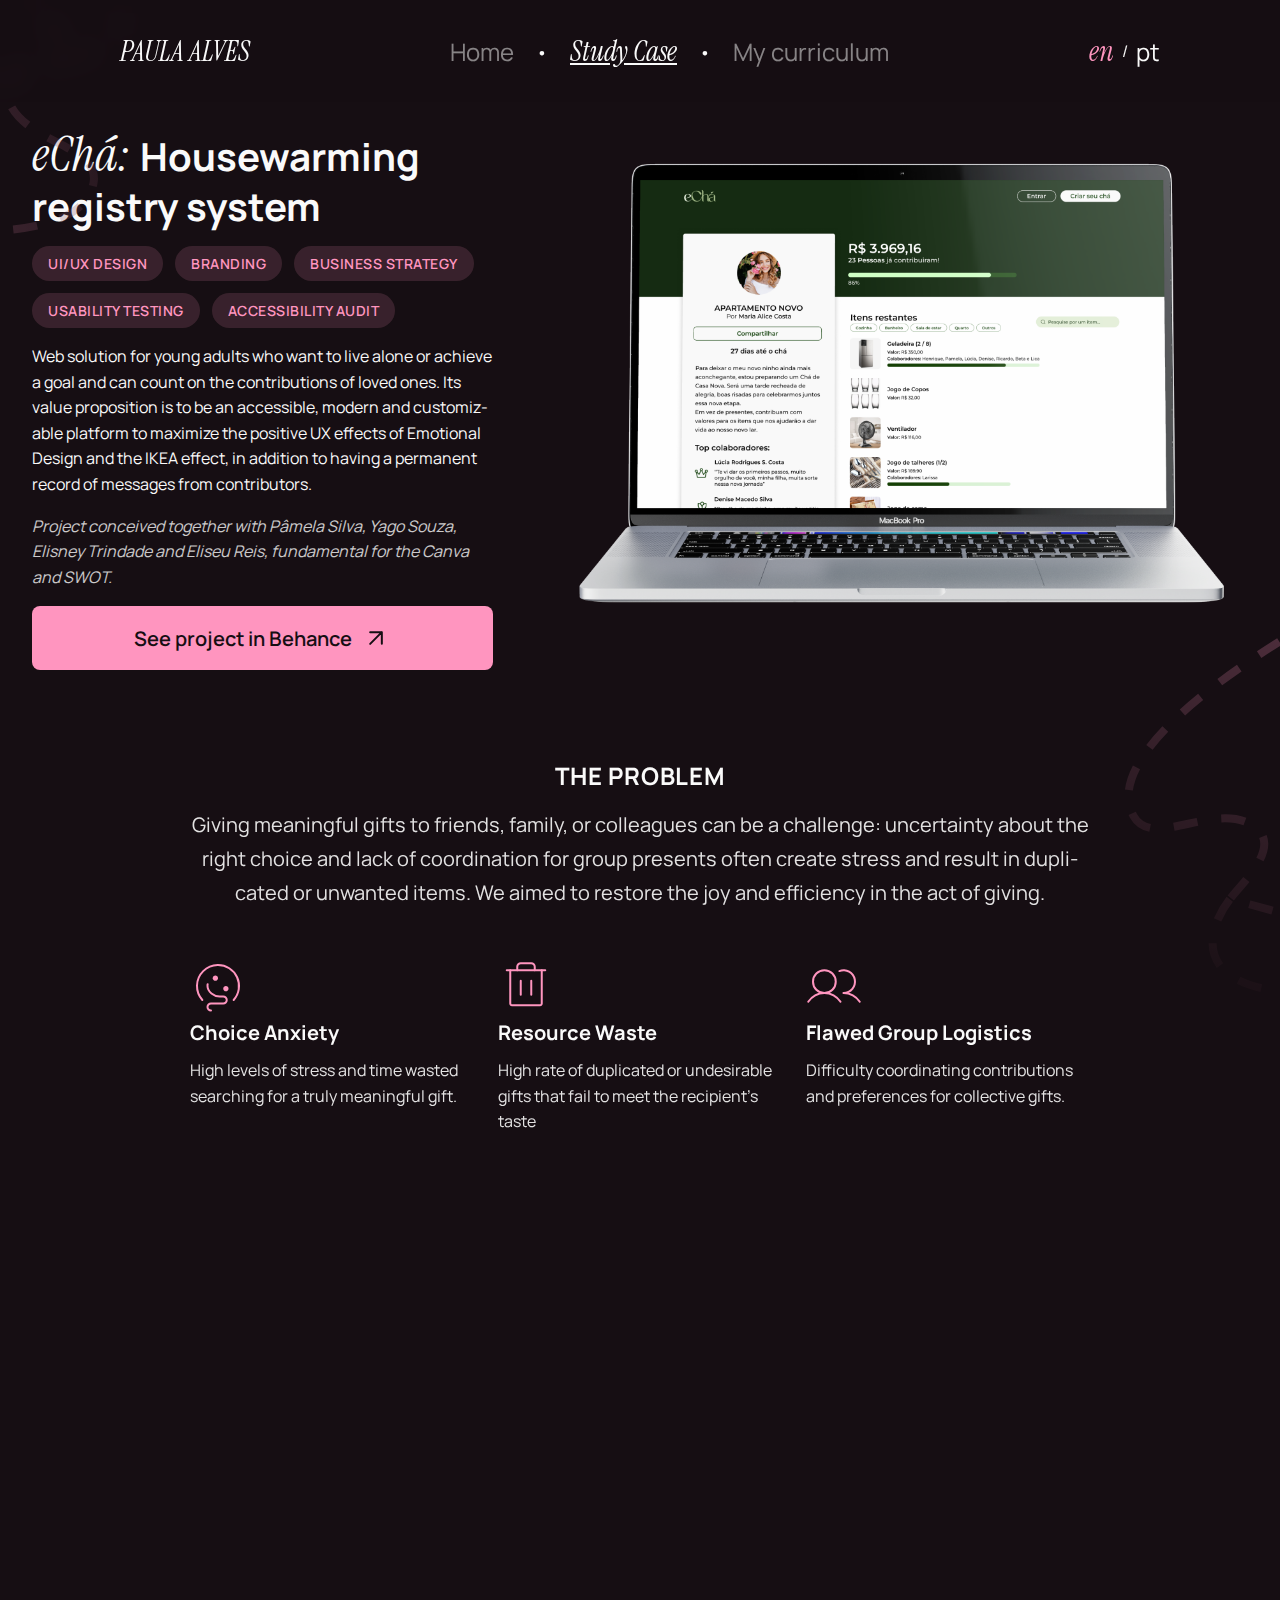
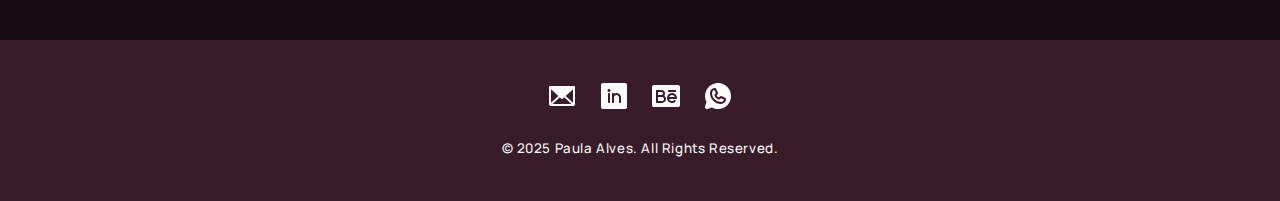
<file: projects/eCha/echa.html>
<!DOCTYPE html>
<html lang="en">

<head>
    <meta charset="UTF-8">
    <meta name="viewport" content="width=device-width, initial-scale=1.0">
    <title>eChá study case: Housewarming registry system - Paula Alves</title>
    <link rel="canonical" href="https://04spaula.github.io/portfolio/projects/eCha/echa.html" />
    <link rel="stylesheet" href="../../style.css">
    <link rel="stylesheet" href="echa.css">
    <!-- Google Tag Manager -->
    <script>(function (w, d, s, l, i) {
            w[l] = w[l] || []; w[l].push({
                'gtm.start':
                    new Date().getTime(), event: 'gtm.js'
            }); var f = d.getElementsByTagName(s)[0],
                j = d.createElement(s), dl = l != 'dataLayer' ? '&l=' + l : ''; j.async = true; j.src =
                    'https://www.googletagmanager.com/gtm.js?id=' + i + dl; f.parentNode.insertBefore(j, f);
        })(window, document, 'script', 'dataLayer', 'GTM-KMCBKT8G');</script>
    <!-- End Google Tag Manager -->
    <link rel="preconnect" href="https://fonts.googleapis.com">
    <link rel="preconnect" href="https://fonts.gstatic.com" crossorigin>
    <link rel="shortcut icon" href="../../assets/favicon.ico" type="image/x-icon">
    <link rel="icon" href="../../assets/favicon.ico" type="image/x-icon">
    <meta property="og:title" content="Paula Alves – Product Designer" />
    <meta property="og:description"
        content="Portfolio focused on creating unique, usable, and accessible digital experiences." />
    <meta property="og:image"
        content="https://github.com/04sPaula/portfolio/blob/master/assets/og_image.webp?raw=true" />
    <meta property="og:url" content="https://04spaula.github.io/portfolio" />
    <meta property="og:type" content="website" />
    <meta name="description"
        content="Case Study: eChá housewarming registry system by Paula Alves. Discover the UX/UI design, branding, and business strategy behind this accessible web solution.">
    <link
        href="https://fonts.googleapis.com/css2?family=Instrument+Serif:ital@0;1&family=Manrope:wght@400;500;600;700;800&display=swap"
        rel="stylesheet">
    <script type="application/ld+json">
    {
        "@context": "https://schema.org",
        "@type": "Article",
        "headline": "eChá: Housewarming registry system",
        "author": {
            "@type": "Person",
            "name": "Paula Alves"
        },
        "image": "https://04spaula.github.io/portfolio/projects/eCha/assets/mockup_echa.webp",
        "description": "accessible, modern and customizable platform to maximize the positive UX effects of Emotional Design and the IKEA effect, in addition to having a permanent record of messages from contributors",
        "url": "https://04spaula.github.io/portfolio/projects/eCha/echa-pt.html",
        "publisher": {
            "@type": "Person",
            "name": "Paula Alves"
        }
    }
    </script>
</head>

<body>
    <!-- Google Tag Manager (noscript) -->
    <noscript><iframe src="https://www.googletagmanager.com/ns.html?id=GTM-KMCBKT8G" height="0" width="0"
            style="display:none;visibility:hidden"></iframe></noscript>
    <!-- End Google Tag Manager (noscript) -->
    <div class="background-shapes" aria-hidden="true" tabindex="-1">
        <div class="shape shape-1"><svg width="234" height="394" viewBox="0 0 234 394" fill="none"
                xmlns="http://www.w3.org/2000/svg">
                <path opacity="0.5"
                    d="M242.511 9C54.0283 85.7892 15.6339 143.381 29.5955 180.03C43.5571 216.68 111.62 176.54 146.524 206.209C174.448 229.943 129.597 260.08 113.365 276.017M113.365 276.017C81.3699 307.431 57.1696 373.05 216.333 384.22C375.496 395.389 214.006 316.738 113.365 276.017Z"
                    stroke="url(#paint0_linear_43_2)" stroke-width="8" stroke-linejoin="round"
                    stroke-dasharray="24 24" />
                <defs>
                    <linearGradient id="paint0_linear_43_2" x1="230.294" y1="9" x2="27" y2="312.666"
                        gradientUnits="userSpaceOnUse">
                        <stop stop-color="#FF95BF" />
                        <stop offset="1" stop-color="#29181F" />
                    </linearGradient>
                </defs>
            </svg>
        </div>
        <div class="shape shape-2"><svg width="221" height="384" viewBox="0 0 221 384" fill="none"
                xmlns="http://www.w3.org/2000/svg">
                <path opacity="0.5"
                    d="M220.357 3.75616C31.8743 80.5453 -6.52011 138.137 7.44145 174.787C21.403 211.436 89.4661 171.296 124.37 200.965C152.294 224.7 107.443 254.836 91.2113 270.773M91.2113 270.773C59.2158 302.187 35.0156 367.807 194.179 378.976C353.342 390.145 191.852 311.495 91.2113 270.773Z"
                    stroke="url(#paint0_linear_2_6)" stroke-width="8" stroke-linejoin="round"
                    stroke-dasharray="24 24" />
                <defs>
                    <linearGradient id="paint0_linear_2_6" x1="208.14" y1="3.75616" x2="4.84595" y2="307.422"
                        gradientUnits="userSpaceOnUse">
                        <stop stop-color="#FF95BF" />
                        <stop offset="1" stop-color="#29181F" />
                    </linearGradient>
                </defs>
            </svg>
        </div>
    </div>

    <header class="main-header">
        <a href="#" class="logo">PAULA ALVES</a>

        <input type="checkbox" id="menu-toggle" class="menu-toggle" aria-controls="main-nav-wrapper">
        <label for="menu-toggle" class="menu-hamburger" aria-label="Abrir menu">
            <span class="hamburger-line"></span>
            <span class="hamburger-line"></span>
            <span class="hamburger-line"></span>
        </label>

        <div class="header-nav-wrapper" id="main-nav-wrapper">
            <nav class="main-nav" aria-label="Navegação principal">
                <a href="../../index-pt.html" class="nav-link">Home</a>
                <span class="nav-separator">·</span>
                <a href="#" class="nav-link active">Study Case</a>
                <span class="nav-separator">·</span>
                <a target="_blank" rel="noopener noreferrer"
                    href="https://drive.google.com/file/d/1ze6-3FDv4mxFZdjpfxBUT64pZ0JSbuyI/view?usp=sharing"
                    class="nav-link">My curriculum</a>
            </nav>
            <div class="lang-switcher active">
                <a href="#" class="lang-link active">en</a>
                <span class="lang-separator">/</span>
                <a href="echa-pt.html" class="lang-link" aria-current="page">pt</a>
            </div>
        </div>
    </header>

    <main class="container">
        <section class="project-hero-section">
            <div class="project-hero-content">
                <h1 class="project-title">
                    <span class="highlight">eChá:</span> Housewarming registry system
                </h1>
                <div class="project-tags">
                    <span class="tag">UI/UX Design</span>
                    <span class="tag">Branding</span>
                    <span class="tag">Business strategy</span>
                    <span class="tag">Usability testing</span>
                    <span class="tag">Accessibility audit</span>
                </div>
                <p class="project-description">
                    Web solution for young adults who want to live alone or achieve a goal and can count on the
                    contributions of loved ones. Its value proposition is to be an accessible, modern and customizable
                    platform to maximize the positive UX effects of Emotional Design and the IKEA effect, in addition to
                    having a permanent record of messages from contributors.
                </p>
                <p class="project-collab">
                    Project conceived together with Pâmela Silva, Yago Souza, Elisney Trindade and Eliseu Reis,
                    fundamental for the Canva and SWOT.
                </p>
                <a class="btn btn-primary"
                    href="https://www.behance.net/gallery/229024011/eCha-housewarming-registry-system" target="_blank"
                    rel="noopener noreferrer">
                    See project in Behance
                    <svg width="28" height="28" viewBox="0 0 28 28" fill="none" xmlns="http://www.w3.org/2000/svg"
                        aria-hidden="true">
                        <path d="M8.16663 8.16669H19.8333M19.8333 8.16669V19.8334M19.8333 8.16669L8.16663 19.8334"
                            stroke="#160E13" stroke-width="2" stroke-linecap="round" stroke-linejoin="round" />
                    </svg>
                </a>
            </div>
            <div class="project-hero-image">
                <img src="assets/mockup_echa.webp" alt="General vision of the system on a laptop">
            </div>
        </section>

        <section class="project-section animate-on-scroll" aria-labelledby="problem-title">
            <h2 id="problem-title" class="project-section-title">The problem</h2>
            <p class="section-intro-text">
                Giving meaningful gifts to friends, family, or colleagues can be a challenge: uncertainty about the
                right choice and lack of coordination for group presents often create stress and result in duplicated or
                unwanted items. We aimed to restore the joy and efficiency in the act of giving.
            </p>
            <div class="problem-cards-container">
                <div class="problem-card">
                    <svg width="56" height="56" viewBox="0 0 56 56" fill="none" xmlns="http://www.w3.org/2000/svg">
                        <g clip-path="url(#clip0_72_2)">
                            <path
                                d="M35.875 33.25C37.3247 33.25 38.5 32.0747 38.5 30.625C38.5 29.1753 37.3247 28 35.875 28C34.4253 28 33.25 29.1753 33.25 30.625C33.25 32.0747 34.4253 33.25 35.875 33.25Z"
                                fill="var(--primary-color)" />
                            <path
                                d="M25.375 22.75C26.8247 22.75 28 21.5747 28 20.125C28 18.6753 26.8247 17.5 25.375 17.5C23.9253 17.5 22.75 18.6753 22.75 20.125C22.75 21.5747 23.9253 22.75 25.375 22.75Z"
                                fill="var(--primary-color)" />
                            <path
                                d="M12.3462 42C8.79749 38.0449 6.88616 32.8881 6.99992 27.5756C7.21867 16.3144 16.439 7.15968 27.7002 6.99999C31.7797 6.94114 35.788 8.0719 39.2353 10.2541C42.6826 12.4363 45.4195 15.5754 47.1117 19.2879C48.8039 23.0003 49.378 27.1253 48.7639 31.1587C48.1498 35.1922 46.374 38.9594 43.6537 42"
                                stroke="var(--primary-color)" stroke-width="2" stroke-linecap="round"
                                stroke-linejoin="round" />
                            <path
                                d="M21 52.5C20.0717 52.5 19.1815 52.1313 18.5251 51.4749C17.8687 50.8185 17.5 49.9283 17.5 49C17.5 48.0717 17.8687 47.1815 18.5251 46.5251C19.1815 45.8687 20.0717 45.5 21 45.5H33.25C34.1783 45.5 35.0685 45.1313 35.7249 44.4749C36.3813 43.8185 36.75 42.9283 36.75 42C36.75 41.0717 36.3813 40.1815 35.7249 39.5251C35.0685 38.8687 34.1783 38.5 33.25 38.5H29.75C23.9509 38.5 17.5 33.7991 17.5 28C17.5002 27.4137 17.5485 26.8284 17.6444 26.25"
                                stroke="var(--primary-color)" stroke-width="2" stroke-linecap="round"
                                stroke-linejoin="round" />
                        </g>
                        <defs>
                            <clipPath id="clip0_72_2">
                                <rect width="56" height="56" fill="var(--primary-color)" />
                            </clipPath>
                        </defs>
                    </svg>
                    <h3>Choice Anxiety</h3>
                    <p>High levels of stress and time wasted searching for a truly meaningful gift.</p>
                </div>
                <div class="problem-card">
                    <svg width="56" height="56" viewBox="0 0 56 56" fill="none" xmlns="http://www.w3.org/2000/svg">
                        <g clip-path="url(#clip0_73_16)">
                            <path d="M47.25 12.25H8.75" stroke="var(--primary-color)" stroke-width="2"
                                stroke-linecap="round" stroke-linejoin="round" />
                            <path d="M22.75 22.75V36.75" stroke="var(--primary-color)" stroke-width="2"
                                stroke-linecap="round" stroke-linejoin="round" />
                            <path d="M33.25 22.75V36.75" stroke="var(--primary-color)" stroke-width="2"
                                stroke-linecap="round" stroke-linejoin="round" />
                            <path
                                d="M43.75 12.25V45.5C43.75 45.9641 43.5656 46.4092 43.2374 46.7374C42.9092 47.0656 42.4641 47.25 42 47.25H14C13.5359 47.25 13.0908 47.0656 12.7626 46.7374C12.4344 46.4092 12.25 45.9641 12.25 45.5V12.25"
                                stroke="var(--primary-color)" stroke-width="2" stroke-linecap="round"
                                stroke-linejoin="round" />
                            <path
                                d="M36.75 12.25V8.75C36.75 7.82174 36.3813 6.9315 35.7249 6.27513C35.0685 5.61875 34.1783 5.25 33.25 5.25H22.75C21.8217 5.25 20.9315 5.61875 20.2751 6.27513C19.6187 6.9315 19.25 7.82174 19.25 8.75V12.25"
                                stroke="var(--primary-color)" stroke-width="2" stroke-linecap="round"
                                stroke-linejoin="round" />
                        </g>
                        <defs>
                            <clipPath id="clip0_73_16">
                                <rect width="56" height="56" fill="var(--primary-color)" />
                            </clipPath>
                        </defs>
                    </svg>

                    <h3>Resource Waste</h3>
                    <p>High rate of duplicated or undesirable gifts that fail to meet the recipient's taste
                    </p>
                </div>
                <div class="problem-card">
                    <svg width="56" height="56" viewBox="0 0 56 56" fill="none" xmlns="http://www.w3.org/2000/svg">
                        <g clip-path="url(#clip0_73_24)">
                            <path
                                d="M18.375 35C24.6572 35 29.75 29.9072 29.75 23.625C29.75 17.3428 24.6572 12.25 18.375 12.25C12.0928 12.25 7 17.3428 7 23.625C7 29.9072 12.0928 35 18.375 35Z"
                                stroke="var(--primary-color)" stroke-width="2" stroke-linecap="round"
                                stroke-linejoin="round" />
                            <path
                                d="M2.23779 43.7499C3.9858 41.0623 6.37741 38.8538 9.1955 37.325C12.0136 35.7961 15.1689 34.9954 18.375 34.9954C21.5811 34.9954 24.7364 35.7961 27.5545 37.325C30.3726 38.8538 32.7642 41.0623 34.5122 43.7499"
                                stroke="var(--primary-color)" stroke-width="2" stroke-linecap="round"
                                stroke-linejoin="round" />
                            <path
                                d="M37.625 35C40.8309 34.9981 43.9865 35.7976 46.8048 37.3257C49.623 38.8539 52.0147 41.0622 53.7622 43.75"
                                stroke="var(--primary-color)" stroke-width="2" stroke-linecap="round"
                                stroke-linejoin="round" />
                            <path
                                d="M33.4009 13.0594C34.9569 12.4388 36.6308 12.1695 38.3029 12.2708C39.975 12.3721 41.6041 12.8415 43.0738 13.6455C44.5435 14.4494 45.8175 15.568 46.8047 16.9214C47.792 18.2748 48.4681 19.8296 48.7848 21.4745C49.1015 23.1195 49.0509 24.8142 48.6368 26.4374C48.2226 28.0606 47.455 29.5722 46.3889 30.8644C45.3227 32.1565 43.9843 33.1972 42.4693 33.9121C40.9543 34.6271 39.3001 34.9985 37.6249 35"
                                stroke="var(--primary-color)" stroke-width="2" stroke-linecap="round"
                                stroke-linejoin="round" />
                        </g>
                        <defs>
                            <clipPath id="clip0_73_24">
                                <rect width="56" height="56" fill="white" />
                            </clipPath>
                        </defs>
                    </svg>

                    <h3>Flawed Group Logistics</h3>
                    <p>Difficulty coordinating contributions and preferences for collective gifts.</p>
                </div>
            </div>
        </section>

        <section class="project-section animate-on-scroll" aria-labelledby="process-title">
            <h2 id="process-title" class="project-section-title">The Process</h2>
            <div class="process-steps-container">
                <div class="process-step">
                    <span class="process-step-number">01</span>
                    <h3>Branding</h3>
                    <p>I started by shaping the brand identity of the product. Through in-depth research into our user
                        persona and the message we wanted to communicate, I defined a clear tone of voice, along with a
                        cohesive color palette and typography that would carry the essence of the brand.</p>
                    <img class="process-img" src="assets/branding.webp"
                        alt="Branding contendo paleta de cores e tipografia do projeto">
                    <img class="process-img" src="assets/Quadro de voz da marca.webp"
                        alt="Quadro de voz de marca do projeto">
                </div>
                <div class="process-step">
                    <span class="process-step-number">02</span>
                    <h3>Business Strategy</h3>
                    <p>Once the visual and verbal foundation was set, I moved into the business strategy phase. By
                        building the Business Model Canvas and conducting a SWOT analysis, we uncovered valuable
                        insights into how the product should be positioned in the market.</p>
                    <img class="process-img" src="assets/Canvas.webp" alt="Modelo de negócios canvas do projeto">
                    <img class="process-img" src="assets/SWOT.webp" alt="Análise SWOT do projeto">
                </div>
                <div class="process-step">
                    <span class="process-step-number">03</span>
                    <h3>User Interface / Experience</h3>
                    <p>These findings became the backbone of the design process, enabling me to craft user interfaces
                        that not only met user expectations but also projected a unique vision — one that differentiated
                        the product from competitors and strengthened its identity.</p>
                    <a class="btn btn-primary"
                        href="https://www.figma.com/proto/Jy6hmLXPCZq1elOJTbvTKc/main?t=XFAI7xnJcsknF40j-1"
                        target="_blank" rel="noopener noreferrer" style="margin-top: 16px;">
                        View prototype on Figma
                        <svg width="28" height="28" viewBox="0 0 28 28" fill="none" xmlns="http://www.w3.org/2000/svg"
                            aria-hidden="true">
                            <path d="M8.16663 8.16669H19.8333M19.8333 8.16669V19.8334M19.8333 8.16669L8.16663 19.8334"
                                stroke="#160E13" stroke-width="2" stroke-linecap="round" stroke-linejoin="round" />
                        </svg>
                    </a>
                </div>
                <div class="process-step">
                    <span class="process-step-number">04</span>
                    <h3>Tests with real users</h3>
                    <p>With the user interfaces successfully designed, I conducted usability and accessibility testing
                        with real users from our target audience, ensuring that the product truly aligned with their
                        needs and expectations. The results were highly positive — we received enthusiastic feedback
                        highlighting not only the product’s usefulness but also how intuitive and easy to use it felt.
                    </p>
                    <img class="process-img" src="assets/task1.webp"
                        alt="Tarefa 1 do teste de usuário com taxa de sucesso de 93,8% e nota 4.8">
                    <img class="process-img" src="assets/task2.webp"
                        alt="Tarefa 2 do teste de usuário com taxa de sucesso de 100% e nota 4.9">
                    <img class="process-img" src="assets/task3.webp"
                        alt="Tarefa 3 do teste de usuário com taxa de sucesso de 93,3% e nota 4.9">
                    <img class="process-img" src="assets/feedback.webp"
                        alt="Opinião final dos testers, todas positivas.">
                </div>
                <div class="process-step">
                    <span class="process-step-number">05</span>
                    <h3>Handoff</h3>
                    <p>To wrap up the process, I prepared a complete handoff for the development team. In a dedicated
                        session, I walked them through the product’s flows and demonstrated how to navigate the design
                        system, ensuring they had access to all components, guidelines, and variables. This alignment
                        marked the conclusion of my main design process and set the stage for a smooth implementation.
                    </p>
                </div>
            </div>
        </section>

        <section class="project-section animate-on-scroll" aria-labelledby="results-title">
            <h2 id="results-title" class="project-section-title">Resultados</h2>
            <div class="results-content">
                <p>Our solution achieved outstanding results in testing. We conducted unmoderated usability tests using
                    Maze, allowing participants to interact with the product independently.</p>
                <p>The test began with free exploration, where we collected heatmaps and flowgrams to analyze user
                    behavior. Next, participants were asked to complete three core tasks that represented the foundation
                    of the system, rating their experience after each one. Finally, we gathered their overall
                    impressions and asked whether anything could be made more intuitive or easier to understand.</p>
                <p class="results-highlight">The outcomes exceeded expectations — users consistently highlighted the
                    product’s clarity, usefulness, and ease of use.</p>
                <p>Got curious? Get in contact with me so we can talk about how
                    to optimize yours results with data-driven UX Design.</p>
            </div>
        </section>

        <section class="expertise-section animate-on-scroll" aria-labelledby="expertise-section-title">
            <h2 id="expertise-section-title" class="section-title">Areas of Expertise</h2>
            <div class="expertise-grid">
                <div class="expertise-item">
                    <h3><svg width="32" height="33" viewBox="0 0 32 33" fill="none" xmlns="http://www.w3.org/2000/svg"
                            aria-hidden="true" tabindex="-1">
                            <path
                                d="M17.3333 9.83331L11.6 4.09998C10.9978 3.50072 10.1828 3.16431 9.33331 3.16431C8.48378 3.16431 7.66881 3.50072 7.06665 4.09998L3.59998 7.56665C3.00072 8.16881 2.66431 8.98378 2.66431 9.83331C2.66431 10.6828 3.00072 11.4978 3.59998 12.1L9.33331 17.8333M10.6666 8.49998L13.3333 5.83331M24 21.8333L26.6666 19.1666M22.6666 15.1666L28.4 20.9C29.6533 22.1533 29.6533 24.18 28.4 25.4333L24.9333 28.9C23.68 30.1533 21.6533 30.1533 20.4 28.9L14.6666 23.1666M20 7.16665L25.3333 12.5M28.232 9.58265C28.9369 8.87788 29.333 7.92194 29.3332 6.92512C29.3333 5.9283 28.9374 4.97226 28.2326 4.26731C27.5279 3.56237 26.5719 3.16626 25.5751 3.16614C24.5783 3.16601 23.6223 3.56188 22.9173 4.26665L5.12265 22.0653C4.81307 22.374 4.58413 22.754 4.45598 23.172L2.69465 28.9746C2.66019 29.09 2.65758 29.2124 2.68712 29.3291C2.71665 29.4458 2.77721 29.5523 2.86238 29.6373C2.94754 29.7223 3.05414 29.7827 3.17086 29.8121C3.28758 29.8414 3.41006 29.8386 3.52531 29.804L9.32931 28.044C9.74687 27.917 10.1269 27.6894 10.436 27.3813L28.232 9.58265Z"
                                stroke="#FF95BF" stroke-width="2.5" stroke-linecap="round" stroke-linejoin="round" />
                        </svg> UX & UI Design</h3>
                    <ul>
                        <li>User Research</li>
                        <li>Usability Testing</li>
                        <li>Wireframing</li>
                        <li>Prototyping</li>
                        <li>Interaction Design</li>
                        <li>Design Systems</li>
                        <li>Digital Accessibility (WCAG)</li>
                    </ul>
                </div>
                <div class="expertise-item">
                    <h3><svg width="32" height="33" viewBox="0 0 32 33" fill="none" xmlns="http://www.w3.org/2000/svg"
                            aria-hidden="true" tabindex="-1">
                            <path
                                d="M16.0001 29.8334C12.4639 29.8334 9.07248 28.4287 6.57199 25.9282C4.07151 23.4277 2.66675 20.0363 2.66675 16.5001C2.66675 12.9639 4.07151 9.57248 6.57199 7.07199C9.07248 4.57151 12.4639 3.16675 16.0001 3.16675C19.5363 3.16675 22.9277 4.43103 25.4282 6.68147C27.9287 8.9319 29.3334 11.9841 29.3334 15.1667C29.3334 16.9349 28.631 18.6306 27.3808 19.8808C26.1306 21.131 24.4349 21.8334 22.6667 21.8334H19.6667C19.2334 21.8334 18.8087 21.9541 18.44 22.1819C18.0714 22.4097 17.7735 22.7357 17.5798 23.1232C17.386 23.5108 17.3039 23.9447 17.3428 24.3763C17.3818 24.8079 17.5401 25.2201 17.8001 25.5667L18.2001 26.1001C18.4601 26.4467 18.6184 26.859 18.6573 27.2905C18.6962 27.7221 18.6142 28.156 18.4204 28.5436C18.2266 28.9312 17.9287 29.2571 17.5601 29.4849C17.1915 29.7127 16.7667 29.8334 16.3334 29.8334H16.0001Z"
                                stroke="#FF95BF" stroke-width="2.5" stroke-linecap="round" stroke-linejoin="round" />
                            <path
                                d="M18.0001 9.83342C18.3683 9.83342 18.6667 9.53494 18.6667 9.16675C18.6667 8.79856 18.3683 8.50008 18.0001 8.50008C17.6319 8.50008 17.3334 8.79856 17.3334 9.16675C17.3334 9.53494 17.6319 9.83342 18.0001 9.83342Z"
                                stroke="#FF95BF" stroke-width="2.5" stroke-linecap="round" stroke-linejoin="round" />
                            <path
                                d="M23.3334 15.1667C23.7016 15.1667 24.0001 14.8683 24.0001 14.5001C24.0001 14.1319 23.7016 13.8334 23.3334 13.8334C22.9652 13.8334 22.6667 14.1319 22.6667 14.5001C22.6667 14.8683 22.9652 15.1667 23.3334 15.1667Z"
                                stroke="#FF95BF" stroke-width="2.5" stroke-linecap="round" stroke-linejoin="round" />
                            <path
                                d="M8.66675 17.8334C9.03494 17.8334 9.33342 17.5349 9.33342 17.1667C9.33342 16.7986 9.03494 16.5001 8.66675 16.5001C8.29856 16.5001 8.00008 16.7986 8.00008 17.1667C8.00008 17.5349 8.29856 17.8334 8.66675 17.8334Z"
                                stroke="#FF95BF" stroke-width="2.5" stroke-linecap="round" stroke-linejoin="round" />
                            <path
                                d="M11.3334 11.1667C11.7016 11.1667 12.0001 10.8683 12.0001 10.5001C12.0001 10.1319 11.7016 9.83341 11.3334 9.83341C10.9652 9.83341 10.6667 10.1319 10.6667 10.5001C10.6667 10.8683 10.9652 11.1667 11.3334 11.1667Z"
                                stroke="#FF95BF" stroke-width="2.5" stroke-linecap="round" stroke-linejoin="round" />
                        </svg>
                        Visual Design & Branding</h3>
                    <ul>
                        <li>Visual Identity</li>
                        <li>Branding</li>
                        <li>Composition</li>
                        <li>Typography</li>
                        <li>Visual Hierarchy</li>
                        <li>Motion Design</li>
                        <li>Graphic Design</li>
                    </ul>
                </div>
                <div class="expertise-item">
                    <h3><svg width="40" height="40" viewBox="0 0 40 40" fill="none" xmlns="http://www.w3.org/2000/svg"
                            aria-hidden="true" tabindex="-1">
                            <path
                                d="M21.85 12.7733L24.8167 17.2267M23.6033 21.3133L18.0633 23.6867M33.3333 6.66667L23.2333 9.19167M5 5V31.6667C5 32.5507 5.35119 33.3986 5.97631 34.0237C6.60143 34.6488 7.44928 35 8.33333 35H35M23.3333 10C23.3333 11.8409 21.841 13.3333 20 13.3333C18.1591 13.3333 16.6667 11.8409 16.6667 10C16.6667 8.15905 18.1591 6.66667 20 6.66667C21.841 6.66667 23.3333 8.15905 23.3333 10ZM30 20C30 21.841 28.5076 23.3333 26.6667 23.3333C24.8257 23.3333 23.3333 21.841 23.3333 20C23.3333 18.1591 24.8257 16.6667 26.6667 16.6667C28.5076 16.6667 30 18.1591 30 20ZM18.3333 25C18.3333 26.8409 16.8409 28.3333 15 28.3333C13.1591 28.3333 11.6667 26.8409 11.6667 25C11.6667 23.1591 13.1591 21.6667 15 21.6667C16.8409 21.6667 18.3333 23.1591 18.3333 25Z"
                                stroke="#FF95BF" stroke-width="2.5" stroke-linecap="round" stroke-linejoin="round" />
                        </svg>
                        Strategy & Data</h3>
                    <ul>
                        <li>Data-Driven Design / UX</li>
                        <li>Metrics & KPI Analysis</li>
                        <li>Information Architecture</li>
                        <li>User-Centered SEO</li>
                        <li>Business Analysis</li>
                        <li>Business Model Canva</li>
                        <li>SWOT</li>
                    </ul>
                </div>
                <div class="expertise-item">
                    <h3><svg width="40" height="40" viewBox="0 0 40 40" fill="none" xmlns="http://www.w3.org/2000/svg"
                            aria-hidden="true" tabindex="-1">
                            <path
                                d="M33.3334 5.00009V11.6668M36.6667 8.33342H30.0001M6.66673 28.3334V31.6668M8.3334 30.0001H5.00006M16.5617 25.8334C16.4129 25.2566 16.1123 24.7303 15.6911 24.3091C15.2699 23.8879 14.7435 23.5872 14.1667 23.4384L3.94173 20.8018C3.76728 20.7522 3.61374 20.6472 3.50442 20.5025C3.39509 20.3578 3.33594 20.1814 3.33594 20.0001C3.33594 19.8188 3.39509 19.6424 3.50442 19.4977C3.61374 19.353 3.76728 19.2479 3.94173 19.1984L14.1667 16.5601C14.7433 16.4114 15.2695 16.111 15.6907 15.6902C16.1119 15.2693 16.4127 14.7432 16.5617 14.1668L19.1984 3.94176C19.2474 3.76662 19.3524 3.61233 19.4973 3.50241C19.6422 3.3925 19.819 3.33301 20.0009 3.33301C20.1828 3.33301 20.3596 3.3925 20.5045 3.50241C20.6494 3.61233 20.7544 3.76662 20.8034 3.94176L23.4384 14.1668C23.5872 14.7435 23.8878 15.2699 24.309 15.6911C24.7302 16.1123 25.2566 16.413 25.8334 16.5618L36.0584 19.1968C36.2342 19.2453 36.3893 19.3501 36.4998 19.4952C36.6103 19.6403 36.6701 19.8177 36.6701 20.0001C36.6701 20.1825 36.6103 20.3598 36.4998 20.505C36.3893 20.6501 36.2342 20.7549 36.0584 20.8034L25.8334 23.4384C25.2566 23.5872 24.7302 23.8879 24.309 24.3091C23.8878 24.7303 23.5872 25.2566 23.4384 25.8334L20.8017 36.0584C20.7527 36.2336 20.6478 36.3879 20.5029 36.4978C20.358 36.6077 20.1811 36.6672 19.9992 36.6672C19.8174 36.6672 19.6405 36.6077 19.4956 36.4978C19.3507 36.3879 19.2457 36.2336 19.1967 36.0584L16.5617 25.8334Z"
                                stroke="#FF95BF" stroke-width="2.5" stroke-linecap="round" stroke-linejoin="round" />
                        </svg>
                        Agile & Tools</h3>
                    <ul>
                        <li>Scrum & Kanban</li>
                        <li>Figma</li>
                        <li>After Effects</li>
                        <li>Maze & Hotjar</li>
                        <li>SemRush</li>
                        <li>Tag Manager & GA4</li>
                        <li>HTML, CSS, JS</li>
                    </ul>
                </div>
            </div>
            <div class="final-cta">
                <a class="btn btn-primary" href="mailto:paula.edifba@gmail.com" target="_blank"
                    rel="noopener noreferrer" aria-label="Send an email to Paula Alves">
                    Get in touch
                    <svg width="28" height="28" viewBox="0 0 28 28" fill="none" xmlns="http://www.w3.org/2000/svg"
                        aria-hidden="true" tabindex="-1">
                        <path d="M8.16663 8.16669H19.8333M19.8333 8.16669V19.8334M19.8333 8.16669L8.16663 19.8334"
                            stroke="#160E13" stroke-width="2" stroke-linecap="round" stroke-linejoin="round" />
                    </svg>
                </a>
                <p>Let's discuss how my skills can drive your project forward!</p>
            </div>
        </section>
    </main>

    <footer class="main-footer">
        <div class="footer-content">
            <div class="footer-social-links">
                <a href="mailto:paula.edifba@gmail.com" aria-label="Send an email to Paula Alves">
                    <svg width="32" height="32" viewBox="0 0 32 32" fill="none" xmlns="http://www.w3.org/2000/svg">
                        <g clip-path="url(#clip0_28_2)">
                            <path
                                d="M28 6H4C3.73478 6 3.48043 6.10536 3.29289 6.29289C3.10536 6.48043 3 6.73478 3 7V24C3 24.5304 3.21071 25.0391 3.58579 25.4142C3.96086 25.7893 4.46957 26 5 26H27C27.5304 26 28.0391 25.7893 28.4142 25.4142C28.7893 25.0391 29 24.5304 29 24V7C29 6.73478 28.8946 6.48043 28.7071 6.29289C28.5196 6.10536 28.2652 6 28 6ZM12.3387 16L5 22.7262V9.27375L12.3387 16ZM13.8188 17.3563L15.3188 18.7375C15.5032 18.9069 15.7446 19.0008 15.995 19.0008C16.2454 19.0008 16.4868 18.9069 16.6712 18.7375L18.1712 17.3563L25.4212 24H6.57125L13.8188 17.3563ZM19.6612 16L27 9.2725V22.7275L19.6612 16Z"
                                fill="#FAFAFA" />
                        </g>
                        <defs>
                            <clipPath id="clip0_28_2">
                                <rect width="32" height="32" fill="white" />
                            </clipPath>
                        </defs>
                    </svg>
                </a>
                <a href="https://linkedin.com/in/dev-paula-alves" target="_blank" rel="noopener noreferrer"
                    aria-label="Visit Paula Alves' LinkedIn profile">
                    <svg width="32" height="32" viewBox="0 0 32 32" fill="none" xmlns="http://www.w3.org/2000/svg">
                        <g clip-path="url(#clip0_18_181)">
                            <path
                                d="M27 3H5C4.46957 3 3.96086 3.21071 3.58579 3.58579C3.21071 3.96086 3 4.46957 3 5V27C3 27.5304 3.21071 28.0391 3.58579 28.4142C3.96086 28.7893 4.46957 29 5 29H27C27.5304 29 28.0391 28.7893 28.4142 28.4142C28.7893 28.0391 29 27.5304 29 27V5C29 4.46957 28.7893 3.96086 28.4142 3.58579C28.0391 3.21071 27.5304 3 27 3ZM12 22C12 22.2652 11.8946 22.5196 11.7071 22.7071C11.5196 22.8946 11.2652 23 11 23C10.7348 23 10.4804 22.8946 10.2929 22.7071C10.1054 22.5196 10 22.2652 10 22V14C10 13.7348 10.1054 13.4804 10.2929 13.2929C10.4804 13.1054 10.7348 13 11 13C11.2652 13 11.5196 13.1054 11.7071 13.2929C11.8946 13.4804 12 13.7348 12 14V22ZM11 12C10.7033 12 10.4133 11.912 10.1666 11.7472C9.91997 11.5824 9.72771 11.3481 9.61418 11.074C9.50065 10.7999 9.47094 10.4983 9.52882 10.2074C9.5867 9.91639 9.72956 9.64912 9.93934 9.43934C10.1491 9.22956 10.4164 9.0867 10.7074 9.02882C10.9983 8.97094 11.2999 9.00065 11.574 9.11418C11.8481 9.22771 12.0824 9.41997 12.2472 9.66665C12.412 9.91332 12.5 10.2033 12.5 10.5C12.5 10.8978 12.342 11.2794 12.0607 11.5607C11.7794 11.842 11.3978 12 11 12ZM23 22C23 22.2652 22.8946 22.5196 22.7071 22.7071C22.5196 22.8946 22.2652 23 22 23C21.7348 23 21.4804 22.8946 21.2929 22.7071C21.1054 22.5196 21 22.2652 21 22V17.5C21 16.837 20.7366 16.2011 20.2678 15.7322C19.7989 15.2634 19.163 15 18.5 15C17.837 15 17.2011 15.2634 16.7322 15.7322C16.2634 16.2011 16 16.837 16 17.5V22C16 22.2652 15.8946 22.5196 15.7071 22.7071C15.5196 22.8946 15.2652 23 15 23C14.7348 23 14.4804 22.8946 14.2929 22.7071C14.1054 22.5196 14 22.2652 14 22V14C14.0012 13.7551 14.0923 13.5191 14.256 13.3369C14.4197 13.1546 14.6446 13.0388 14.888 13.0114C15.1314 12.9839 15.3764 13.0468 15.5765 13.188C15.7767 13.3292 15.918 13.539 15.9738 13.7775C16.6502 13.3186 17.4389 13.0526 18.2552 13.0081C19.0714 12.9637 19.8844 13.1424 20.6067 13.5251C21.329 13.9078 21.9335 14.48 22.3551 15.1803C22.7768 15.8806 22.9997 16.6825 23 17.5V22Z"
                                fill="#FAFAFA" />
                        </g>
                        <defs>
                            <clipPath id="clip0_18_181">
                                <rect width="32" height="32" fill="white" />
                            </clipPath>
                        </defs>
                    </svg>
                </a>
                <a href="https://www.behance.net/paula-souza-alves" target="_blank" rel="noopener noreferrer"
                    aria-label="Visit Paula Alves' Behance profile">
                    <svg width="32" height="32" viewBox="0 0 32 32" fill="none" xmlns="http://www.w3.org/2000/svg">
                        <g clip-path="url(#clip0_18_192)">
                            <path
                                d="M11.5 15H8V12H11.5C11.8978 12 12.2794 12.158 12.5607 12.4393C12.842 12.7206 13 13.1022 13 13.5C13 13.8978 12.842 14.2794 12.5607 14.5607C12.2794 14.842 11.8978 15 11.5 15ZM12 17H8V21H12C12.5304 21 13.0391 20.7893 13.4142 20.4142C13.7893 20.0391 14 19.5304 14 19C14 18.4696 13.7893 17.9609 13.4142 17.5858C13.0391 17.2107 12.5304 17 12 17ZM22 15C21.3798 15.0002 20.7749 15.1926 20.2685 15.5508C19.7621 15.9089 19.3792 16.4152 19.1725 17H24.8275C24.6208 16.4152 24.2379 15.9089 23.7315 15.5508C23.2251 15.1926 22.6202 15.0002 22 15ZM30 7V25C30 25.5304 29.7893 26.0391 29.4142 26.4142C29.0391 26.7893 28.5304 27 28 27H4C3.46957 27 2.96086 26.7893 2.58579 26.4142C2.21071 26.0391 2 25.5304 2 25V7C2 6.46957 2.21071 5.96086 2.58579 5.58579C2.96086 5.21071 3.46957 5 4 5H28C28.5304 5 29.0391 5.21071 29.4142 5.58579C29.7893 5.96086 30 6.46957 30 7ZM18 11C18 11.2652 18.1054 11.5196 18.2929 11.7071C18.4804 11.8946 18.7348 12 19 12H25C25.2652 12 25.5196 11.8946 25.7071 11.7071C25.8946 11.5196 26 11.2652 26 11C26 10.7348 25.8946 10.4804 25.7071 10.2929C25.5196 10.1054 25.2652 10 25 10H19C18.7348 10 18.4804 10.1054 18.2929 10.2929C18.1054 10.4804 18 10.7348 18 11ZM16 19C15.9997 18.3449 15.8385 17.6998 15.5305 17.1216C15.2225 16.5433 14.7772 16.0496 14.2338 15.6838C14.6448 15.1689 14.9022 14.5484 14.9764 13.8937C15.0505 13.239 14.9383 12.5767 14.6527 11.9829C14.3671 11.3892 13.9197 10.8881 13.362 10.5373C12.8043 10.1865 12.1589 10.0003 11.5 10H7C6.73478 10 6.48043 10.1054 6.29289 10.2929C6.10536 10.4804 6 10.7348 6 11V22C6 22.2652 6.10536 22.5196 6.29289 22.7071C6.48043 22.8946 6.73478 23 7 23H12C13.0609 23 14.0783 22.5786 14.8284 21.8284C15.5786 21.0783 16 20.0609 16 19ZM27 18C26.9999 16.8567 26.608 15.7479 25.8896 14.8585C25.1712 13.969 24.1696 13.3527 23.0519 13.1122C21.9341 12.8716 20.7677 13.0215 19.747 13.5367C18.7263 14.0518 17.913 14.9013 17.4427 15.9434C16.9723 16.9855 16.8733 18.1573 17.1622 19.2636C17.4511 20.3698 18.1104 21.3437 19.0302 22.0228C19.95 22.7018 21.0748 23.0452 22.217 22.9956C23.3593 22.9459 24.4501 22.5063 25.3075 21.75C25.5064 21.5745 25.6274 21.3271 25.644 21.0623C25.6605 20.7975 25.5712 20.537 25.3956 20.3381C25.3087 20.2396 25.2032 20.1592 25.0852 20.1015C24.9673 20.0438 24.839 20.0098 24.7079 20.0017C24.4432 19.9851 24.1827 20.0745 23.9837 20.25C23.6156 20.5743 23.1735 20.8034 22.6962 20.9172C22.219 21.031 21.7211 21.026 21.2462 20.9026C20.7713 20.7792 20.3339 20.5413 19.9724 20.2095C19.6109 19.8778 19.3362 19.4625 19.1725 19H26C26.2652 19 26.5196 18.8946 26.7071 18.7071C26.8946 18.5196 27 18.2652 27 18Z"
                                fill="#FAFAFA" />
                        </g>
                        <defs>
                            <clipPath id="clip0_18_192">
                                <rect width="32" height="32" fill="white" />
                            </clipPath>
                        </defs>
                    </svg>
                </a>
                <a href="https://wa.me/5573998122904" target="_blank" rel="noopener noreferrer"
                    aria-label="Get in touch Paula Alves using WhatsApp">
                    <svg width="32" height="32" viewBox="0 0 32 32" fill="none" xmlns="http://www.w3.org/2000/svg">
                        <g clip-path="url(#clip0_28_5)">
                            <path
                                d="M19.0725 18.1538L21.9475 19.5888C21.8112 20.2697 21.4429 20.8823 20.9054 21.322C20.3679 21.7618 19.6945 22.0014 19 22C16.6139 21.9974 14.3262 21.0483 12.639 19.3611C10.9517 17.6738 10.0026 15.3862 10 13C9.99981 12.3064 10.24 11.6342 10.6796 11.0977C11.1192 10.5612 11.7311 10.1937 12.4113 10.0575L13.8462 12.9325L12.625 14.75C12.5337 14.8869 12.4777 15.0442 12.4617 15.208C12.4458 15.3717 12.4706 15.5369 12.5337 15.6888C13.2492 17.3893 14.602 18.7421 16.3025 19.4575C16.4549 19.5235 16.6213 19.5505 16.7867 19.5361C16.9521 19.5217 17.1113 19.4664 17.25 19.375L19.0725 18.1538ZM29 16C29.0005 18.2445 28.4199 20.4508 27.3147 22.4042C26.2095 24.3577 24.6174 25.9917 22.6934 27.1473C20.7693 28.3029 18.5788 28.9407 16.3352 28.9986C14.0915 29.0564 11.8711 28.5324 9.89 27.4775L5.63375 28.8963C5.28136 29.0138 4.9032 29.0309 4.54166 28.9455C4.18012 28.8602 3.84948 28.6759 3.58681 28.4132C3.32414 28.1506 3.13982 27.8199 3.0545 27.4584C2.96918 27.0968 2.98623 26.7187 3.10375 26.3663L4.5225 22.11C3.59519 20.3666 3.07725 18.4348 3.008 16.4613C2.93875 14.4877 3.32001 12.5244 4.12284 10.7202C4.92567 8.91604 6.12897 7.31847 7.6414 6.04878C9.15383 4.77909 10.9356 3.87063 12.8516 3.39238C14.7675 2.91413 16.7672 2.87865 18.699 3.28862C20.6307 3.6986 22.4436 4.54327 24.0001 5.7585C25.5566 6.97374 26.8158 8.52761 27.6822 10.3022C28.5485 12.0767 28.9992 14.0253 29 16ZM24 19C24.0001 18.8143 23.9485 18.6321 23.8509 18.474C23.7533 18.3159 23.6136 18.1882 23.4475 18.105L19.4475 16.105C19.29 16.0266 19.1147 15.991 18.9391 16.002C18.7635 16.013 18.594 16.0701 18.4475 16.1675L16.6112 17.3925C15.7683 16.9291 15.0746 16.2355 14.6112 15.3925L15.8363 13.5563C15.9337 13.4098 15.9908 13.2403 16.0018 13.0647C16.0127 12.8891 15.9772 12.7137 15.8988 12.5563L13.8988 8.55629C13.8159 8.38888 13.6877 8.24803 13.5289 8.14972C13.37 8.05141 13.1868 7.99955 13 8.00004C11.6739 8.00004 10.4021 8.52682 9.46447 9.46451C8.52678 10.4022 8 11.674 8 13C8.00331 15.9164 9.1633 18.7124 11.2255 20.7746C13.2877 22.8367 16.0836 23.9967 19 24C19.6566 24 20.3068 23.8707 20.9134 23.6194C21.52 23.3682 22.0712 22.9999 22.5355 22.5356C22.9998 22.0713 23.3681 21.5201 23.6194 20.9135C23.8707 20.3068 24 19.6566 24 19Z"
                                fill="#FAFAFA" />
                        </g>
                        <defs>
                            <clipPath id="clip0_28_5">
                                <rect width="32" height="32" fill="white" />
                            </clipPath>
                        </defs>
                    </svg>
                </a>
            </div>
            <p><small>© 2025 Paula Alves. All Rights Reserved.</small></p>
        </div>
    </footer>

    <div class="cursor-outline"></div>
    <div class="cursor-dot"></div>

    <script src="../../script.js" defer></script>
    <script>
        if (window.matchMedia('(min-width: 1024px)').matches) {
            var script = document.createElement('script');
            script.src = '../../script-desktop.js';
            document.body.appendChild(script);
        }
    </script>
</body>

</html>
</file>
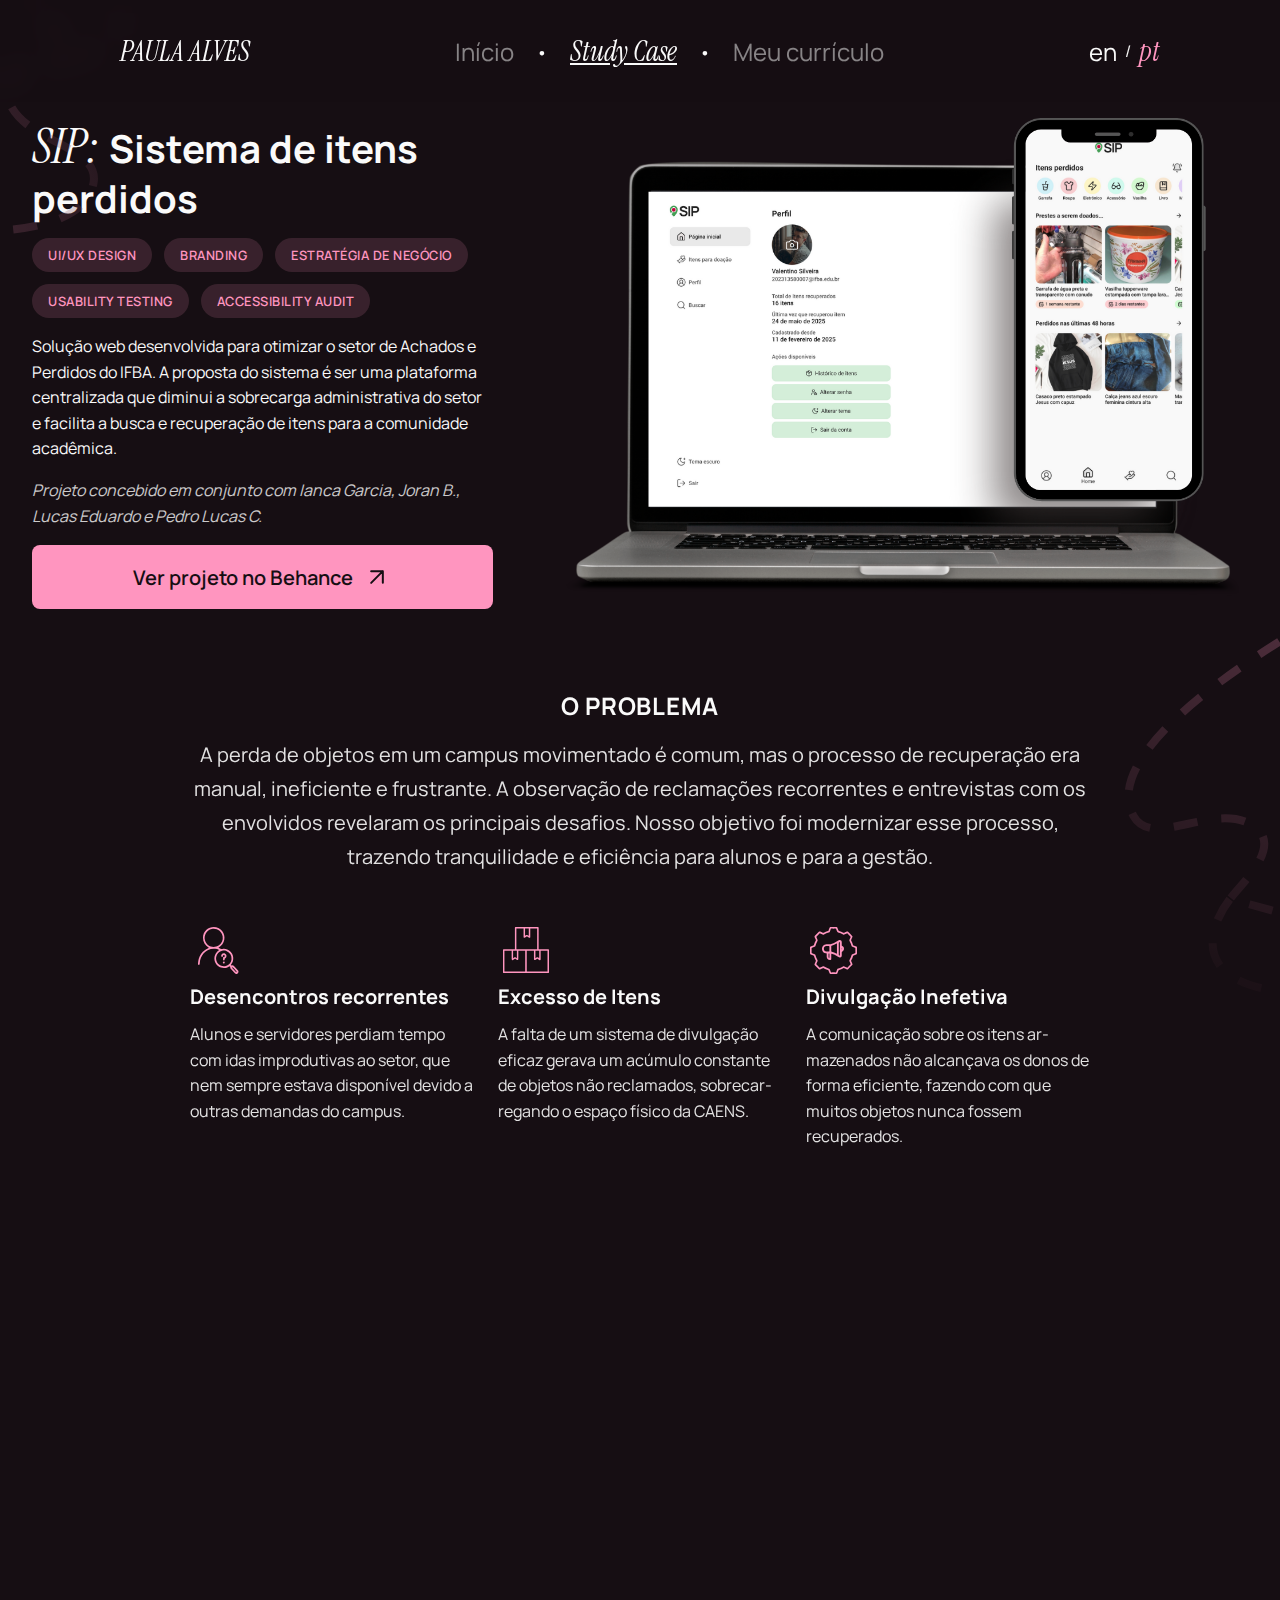
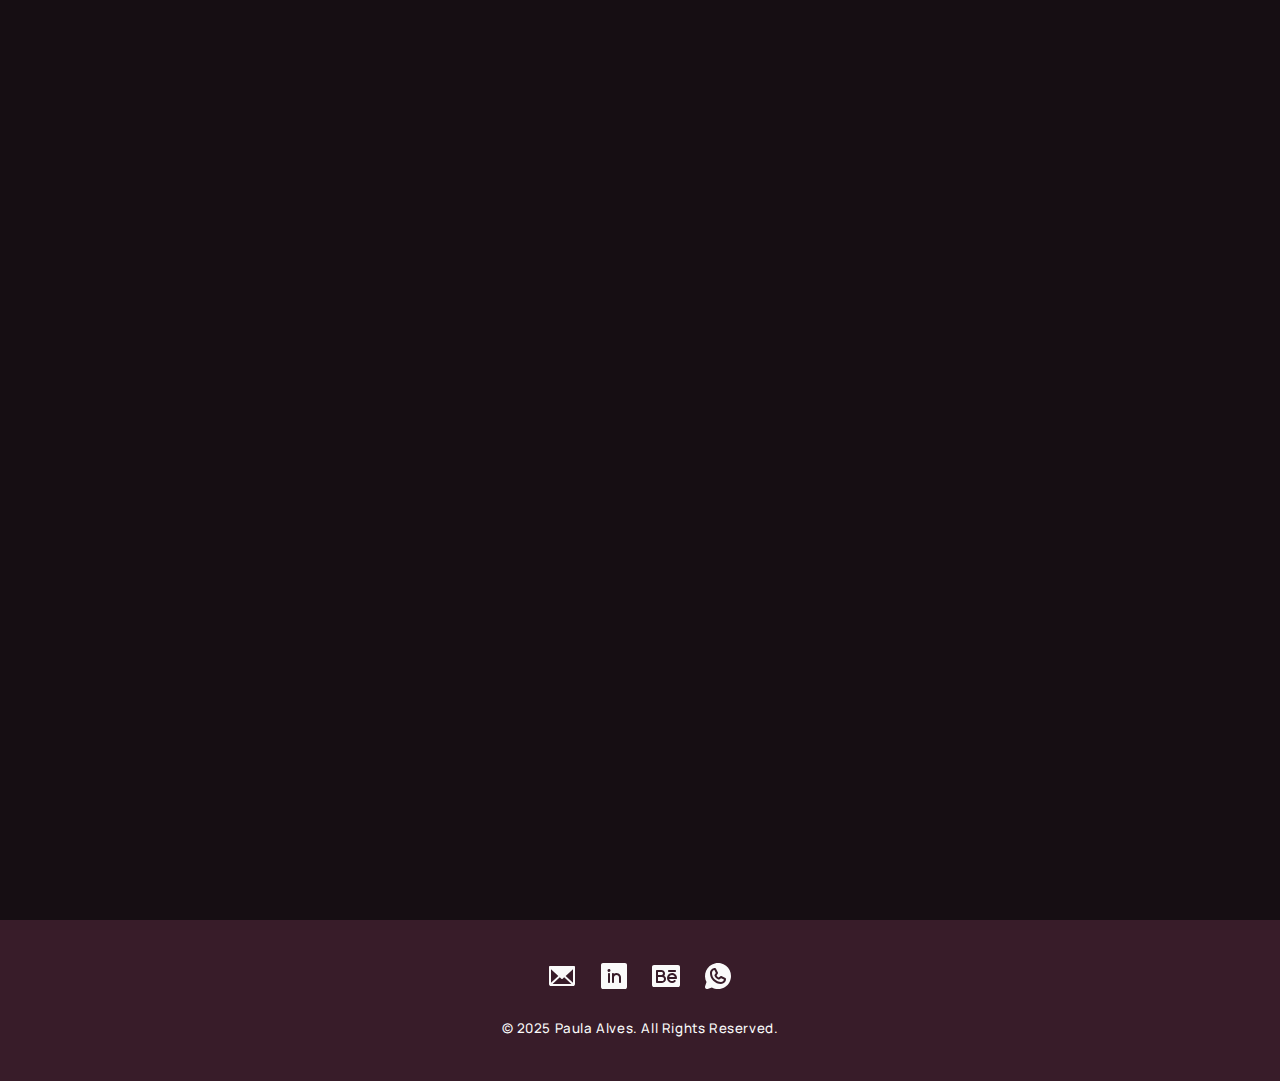
<file: projects/SIP/sip-pt.html>
<!DOCTYPE html>
<html lang="en">

<head>
    <meta charset="UTF-8">
    <meta name="viewport" content="width=device-width, initial-scale=1.0">
    <title>Caso de estudo SIP Sistema de achados e perdidos - Paula Alves</title>
    <link rel="canonical" href="https://04spaula.github.io/portfolio/projects/SIP/sip-pt.html" />
    <link rel="stylesheet" href="../../style.css">
    <link rel="stylesheet" href="sip.css">
    <!-- Google Tag Manager -->
    <script>(function (w, d, s, l, i) {
            w[l] = w[l] || []; w[l].push({
                'gtm.start':
                    new Date().getTime(), event: 'gtm.js'
            }); var f = d.getElementsByTagName(s)[0],
                j = d.createElement(s), dl = l != 'dataLayer' ? '&l=' + l : ''; j.async = true; j.src =
                    'https://www.googletagmanager.com/gtm.js?id=' + i + dl; f.parentNode.insertBefore(j, f);
        })(window, document, 'script', 'dataLayer', 'GTM-KMCBKT8G');</script>
    <!-- End Google Tag Manager -->
    <link rel="preconnect" href="https://fonts.googleapis.com">
    <link rel="preconnect" href="https://fonts.gstatic.com" crossorigin>
    <link rel="shortcut icon" href="../../assets/favicon.ico" type="image/x-icon">
    <link rel="icon" href="../../assets/favicon.ico" type="image/x-icon">
    <meta property="og:title" content="Paula Alves – Product Designer" />
    <meta property="og:description"
        content="Portfolio focused on creating unique, usable, and accessible digital experiences." />
    <meta property="og:image"
        content="https://github.com/04sPaula/portfolio/blob/master/assets/og_image.webp?raw=true" />
    <meta property="og:url" content="https://04spaula.github.io/portfolio" />
    <meta property="og:type" content="website" />
    <meta name="description"
        content="Estudo de Caso: SIP - Sistema de Itens Perdidos para o IFBA por Paula Alves. Veja o design UI/UX, branding e testes de usabilidade desta solução acadêmica.">
    <link
        href="https://fonts.googleapis.com/css2?family=Instrument+Serif:ital@0;1&family=Manrope:wght@400;500;600;700;800&display=swap"
        rel="stylesheet">
    <script type="application/ld+json">
        {
            "@context": "https://schema.org",
            "@type": "Article",
            "headline": "SIP: Sistema de itens perdidos",
            "author": {
                "@type": "Person",
                "name": "Paula Alves"
            },
            "image": "https://04spaula.github.io/portfolio/projects/SIP/assets/mockup_sip.webp",
            "description": "Solução web desenvolvida para otimizar o setor de Achados e Perdidos do IFBA. A proposta do sistema é ser uma plataforma centralizada que diminui a sobrecarga administrativa do setor e facilita a busca e recuperação de itens para a comunidade acadêmica.",
            "url": "https://04spaula.github.io/portfolio/projects/SIP/sip-pt.html",
            "publisher": {
                "@type": "Person",
                "name": "Paula Alves"
            }
        }
    </script>
</head>

<body>
    <!-- Google Tag Manager (noscript) -->
    <noscript><iframe src="https://www.googletagmanager.com/ns.html?id=GTM-KMCBKT8G" height="0" width="0"
            style="display:none;visibility:hidden"></iframe></noscript>
    <!-- End Google Tag Manager (noscript) -->
    <div class="background-shapes" aria-hidden="true" tabindex="-1">
        <div class="shape shape-1"><svg width="234" height="394" viewBox="0 0 234 394" fill="none"
                xmlns="http://www.w3.org/2000/svg">
                <path opacity="0.5"
                    d="M242.511 9C54.0283 85.7892 15.6339 143.381 29.5955 180.03C43.5571 216.68 111.62 176.54 146.524 206.209C174.448 229.943 129.597 260.08 113.365 276.017M113.365 276.017C81.3699 307.431 57.1696 373.05 216.333 384.22C375.496 395.389 214.006 316.738 113.365 276.017Z"
                    stroke="url(#paint0_linear_43_2)" stroke-width="8" stroke-linejoin="round"
                    stroke-dasharray="24 24" />
                <defs>
                    <linearGradient id="paint0_linear_43_2" x1="230.294" y1="9" x2="27" y2="312.666"
                        gradientUnits="userSpaceOnUse">
                        <stop stop-color="#FF95BF" />
                        <stop offset="1" stop-color="#29181F" />
                    </linearGradient>
                </defs>
            </svg>
        </div>
        <div class="shape shape-2"><svg width="221" height="384" viewBox="0 0 221 384" fill="none"
                xmlns="http://www.w3.org/2000/svg">
                <path opacity="0.5"
                    d="M220.357 3.75616C31.8743 80.5453 -6.52011 138.137 7.44145 174.787C21.403 211.436 89.4661 171.296 124.37 200.965C152.294 224.7 107.443 254.836 91.2113 270.773M91.2113 270.773C59.2158 302.187 35.0156 367.807 194.179 378.976C353.342 390.145 191.852 311.495 91.2113 270.773Z"
                    stroke="url(#paint0_linear_2_6)" stroke-width="8" stroke-linejoin="round"
                    stroke-dasharray="24 24" />
                <defs>
                    <linearGradient id="paint0_linear_2_6" x1="208.14" y1="3.75616" x2="4.84595" y2="307.422"
                        gradientUnits="userSpaceOnUse">
                        <stop stop-color="#FF95BF" />
                        <stop offset="1" stop-color="#29181F" />
                    </linearGradient>
                </defs>
            </svg>
        </div>
    </div>

    <header class="main-header">
        <a href="#" class="logo">PAULA ALVES</a>

        <input type="checkbox" id="menu-toggle" class="menu-toggle" aria-controls="main-nav-wrapper">
        <label for="menu-toggle" class="menu-hamburger" aria-label="Abrir menu">
            <span class="hamburger-line"></span>
            <span class="hamburger-line"></span>
            <span class="hamburger-line"></span>
        </label>

        <div class="header-nav-wrapper" id="main-nav-wrapper">
            <nav class="main-nav" aria-label="Navegação principal">
                <a href="../../index-pt.html" class="nav-link">Início</a>
                <span class="nav-separator">·</span>
                <a href="#" class="nav-link active">Study Case</a>
                <span class="nav-separator">·</span>
                <a target="_blank" rel="noopener noreferrer"
                    href="https://drive.google.com/file/d/1ze6-3FDv4mxFZdjpfxBUT64pZ0JSbuyI/view?usp=sharing"
                    class="nav-link">Meu currículo</a>
            </nav>
            <div class="lang-switcher">
                <a href="sip.html" class="lang-link">en</a>
                <span class="lang-separator">/</span>
                <a href="#" class="lang-link active" aria-current="page">pt</a>
            </div>
        </div>
    </header>

    <main class="container">
        <section class="project-hero-section">
            <div class="project-hero-content">
                <h1 class="project-title">
                    <span class="highlight">SIP:</span> Sistema de itens perdidos
                </h1>
                <div class="project-tags">
                    <span class="tag">UI/UX Design</span>
                    <span class="tag">Branding</span>
                    <span class="tag">Estratégia de Negócio</span>
                    <span class="tag">Usability testing</span>
                    <span class="tag">Accessibility audit</span>
                </div>
                <p class="project-description">
                    Solução web desenvolvida para otimizar o setor de Achados e Perdidos do IFBA. A
                    proposta do sistema é ser uma plataforma centralizada que diminui a sobrecarga
                    administrativa do setor e facilita a busca e recuperação de itens para a
                    comunidade acadêmica.
                </p>
                <p class="project-collab">
                    Projeto concebido em conjunto com Ianca Garcia, Joran B., Lucas Eduardo e Pedro Lucas C.
                </p>
                <a class="btn btn-primary"
                    href="https://www.behance.net/gallery/207541395/eCha-Projeto-completo-de-gestao-de-listas-de-presente"
                    target="_blank" rel="noopener noreferrer">
                    Ver projeto no Behance
                    <svg width="28" height="28" viewBox="0 0 28 28" fill="none" xmlns="http://www.w3.org/2000/svg"
                        aria-hidden="true">
                        <path d="M8.16663 8.16669H19.8333M19.8333 8.16669V19.8334M19.8333 8.16669L8.16663 19.8334"
                            stroke="#160E13" stroke-width="2" stroke-linecap="round" stroke-linejoin="round" />
                    </svg>
                </a>
            </div>
            <div class="project-hero-image">
                <img src="assets/mockup_sip.webp" alt="Visão geral do sistema nas telas de um notebook e um celular">
            </div>
        </section>

        <section class="project-section animate-on-scroll" aria-labelledby="problem-title">
            <h2 id="problem-title" class="project-section-title">O Problema</h2>
            <p class="section-intro-text">
                A perda de objetos em um campus movimentado é comum, mas o processo de recuperação era manual,
                ineficiente e frustrante. A observação de reclamações recorrentes e entrevistas com os envolvidos
                revelaram os principais desafios. Nosso objetivo foi modernizar esse processo, trazendo tranquilidade e
                eficiência para alunos e para a gestão.
            </p>
            <div class="problem-cards-container">
                <div class="problem-card">
                    <svg width="56" height="56" viewBox="0 0 56 56" fill="none" xmlns="http://www.w3.org/2000/svg">
                        <path
                            d="M48.0123 50.9109C46.5878 52.4785 46.0168 52.4919 44.6259 51.0193C43.5556 49.8862 42.5028 48.7361 41.4409 47.5948C40.7761 46.8803 40.0199 46.2321 40.257 45.0593C40.3352 44.6721 39.941 44.4439 39.5745 44.1826C36.9507 45.9578 34.0889 46.6027 30.9905 45.6012C28.7761 44.8855 27.0663 43.4867 25.8275 41.5038C23.4577 37.7105 23.6914 31.7527 29.1403 28.0124C27.8197 27.234 26.4371 26.9215 25.0333 26.8073C15.7791 26.0542 10.1965 33.9946 9.80895 40.6516C9.78565 41.0517 9.76778 41.4526 9.73002 41.8514C9.67815 42.3993 9.49416 42.9198 8.86162 42.9005C8.18105 42.8796 7.96866 42.3273 8.00363 41.7353C8.05929 40.7931 8.10484 39.8387 8.29106 38.9177C9.48629 33.0059 12.5765 28.5777 18.1854 26.1519C18.4094 26.055 18.674 25.9936 18.8405 25.643C15.116 23.469 12.9968 20.2314 12.9691 15.8128C12.9494 12.6721 14.162 9.98457 16.4477 7.85353C21.0116 3.59828 28.327 4.18804 32.1194 9.04923C36.0893 14.138 35.1391 21.935 28.4652 25.7415C29.869 26.294 30.8828 27.3062 32.5028 27.0071C37.5281 26.0793 42.5984 30.0383 43.1724 35.1717C43.4575 37.7211 42.888 40.0041 41.4583 42.0979C41.249 42.4044 40.8496 42.6779 41.1725 43.1481C41.4446 43.5443 41.791 43.397 42.1441 43.3176C42.7691 43.1772 43.2776 43.4178 43.6996 43.8679C45.088 45.3489 46.4799 46.8268 47.8535 48.3217C48.5634 49.0943 48.8469 49.9331 48.0123 50.9109ZM29.0004 23.3108C31.963 20.9974 33.2556 17.9813 32.6418 14.2219C31.804 9.09125 26.762 5.73314 21.7137 6.89732C16.6698 8.06048 13.5908 13.2673 14.9782 18.2876C16.6619 24.3801 23.4089 26.8637 29.0004 23.3108ZM36.3792 29.0028C35.021 28.5584 33.6619 28.4378 32.2388 28.7449C27.9468 29.6713 25.2595 33.9961 26.3121 38.3652C27.3383 42.6248 31.7528 45.2125 35.9276 44.0017C39.0848 43.0859 41.328 40.3403 41.5341 37.1392C41.7761 33.3812 40.0486 30.5893 36.3792 29.0028ZM43.6864 46.3492C43.486 46.1396 43.3014 45.9106 43.0808 45.7255C42.8357 45.5199 42.6386 44.98 42.2288 45.3873C41.8421 45.7716 42.3054 46.0424 42.5242 46.284C43.5705 47.44 44.6318 48.5823 45.7017 49.7159C45.8996 49.9255 46.0879 50.3579 46.475 50.0009C46.8353 49.6687 46.5173 49.4133 46.3017 49.1781C45.4688 48.2691 44.6297 47.366 43.6864 46.3492Z"
                            fill="#FF95BF" />
                        <path
                            d="M33.8099 38.5411C32.4723 37.9939 33.2033 36.8919 33.0629 36.0455C32.9524 35.3798 33.4106 35.095 34.0045 34.9477C34.5115 34.8219 34.8121 34.4603 34.7649 33.9098C34.7263 33.4592 34.4341 33.1921 34.0006 33.1151C33.3899 33.0067 33.0379 33.3396 32.882 33.8881C32.7105 34.4919 32.4879 35.0964 31.7352 34.8068C31.0003 34.5242 31.0989 33.8526 31.2894 33.2227C31.6088 32.1666 32.5824 31.3682 33.6579 31.2833C34.6718 31.2033 35.7528 31.8345 36.2159 32.7772C36.6998 33.7623 36.5691 35.0717 35.7795 35.8071C35.1625 36.3819 34.571 36.8778 34.6213 37.8463C34.6404 38.2147 34.2843 38.4652 33.8099 38.5411Z"
                            fill="#FF95BF" />
                        <path
                            d="M34.5159 39.7952C34.9578 40.3704 34.9435 40.8713 34.4348 41.2822C34.0623 41.5832 33.6262 41.5873 33.2395 41.2951C32.8475 40.9991 32.7366 40.5603 32.9367 40.1287C33.2689 39.4124 33.8266 39.379 34.5159 39.7952Z"
                            fill="#FF95BF" />
                    </svg>
                    <h3>Desencontros recorrentes</h3>
                    <p>Alunos e servidores perdiam tempo com idas improdutivas ao setor, que nem sempre estava
                        disponível devido a outras demandas do campus.</p>
                </div>
                <div class="problem-card">
                    <svg width="56" height="56" viewBox="0 0 56 56" fill="none" xmlns="http://www.w3.org/2000/svg">
                        <path
                            d="M5.00018 32.3711C5.00019 31.0077 4.99966 29.7002 5.00038 28.3928C5.0009 27.4398 5.16087 27.2741 6.10036 27.2737C9.48096 27.272 12.8616 27.2729 16.2422 27.2729C16.4441 27.2729 16.646 27.2729 16.909 27.2729C16.909 27.008 16.909 26.7893 16.909 26.5705C16.909 19.7532 16.9088 12.9359 16.9093 6.11866C16.9093 5.16819 17.0735 5.0004 18.0044 5.00034C25.1952 4.9999 32.386 4.99984 39.5767 5.00043C40.4548 5.00051 40.6544 5.20274 40.6545 6.09184C40.6551 12.9278 40.6549 19.7637 40.6549 26.5997C40.6549 26.8024 40.6549 27.0052 40.6549 27.2729C40.8867 27.2729 41.0837 27.2729 41.2807 27.2729C44.157 27.2729 47.0333 27.2718 49.9097 27.2737C50.8266 27.2744 50.9995 27.4463 50.9996 28.3467C51.0002 35.5375 51.0001 42.7283 50.9996 49.9191C50.9995 50.8405 50.8424 50.9996 49.9311 50.9997C35.3067 51.0001 20.6823 51.0001 6.05793 50.9996C5.15009 50.9996 5.00055 50.8444 5.00047 49.9091C4.99996 44.0818 5.0002 38.2545 5.00018 32.3711ZM38.5801 27.2732C38.7609 27.2732 38.9418 27.2732 39.1484 27.2732C39.1484 20.305 39.1484 13.4034 39.1484 6.47399C36.8561 6.47399 34.5905 6.47399 32.273 6.47399C32.273 6.70939 32.273 6.91048 32.2729 7.11156C32.2728 9.72619 32.277 12.3408 32.2701 14.9554C32.2679 15.8049 31.7513 16.1028 31.0182 15.6887C30.6285 15.4686 30.2088 15.2767 29.8743 14.9888C29.2117 14.4184 28.6166 14.4506 27.9689 15.0014C27.6885 15.2399 27.3532 15.4369 27.011 15.5727C26.688 15.7008 26.2919 15.8446 25.9843 15.7646C25.5284 15.6459 25.5778 15.1584 25.5777 14.7644C25.5772 12.2058 25.5774 9.64723 25.5774 7.08863C25.5774 6.88931 25.5774 6.68999 25.5774 6.48207C23.1404 6.48207 20.7648 6.48207 18.3885 6.48207C18.3885 13.4261 18.3885 20.327 18.3885 27.2732C25.1049 27.2732 31.7878 27.2732 38.5801 27.2732ZM48.0058 49.5609C48.5195 49.5609 49.0333 49.5609 49.5125 49.5609C49.5125 42.5691 49.5125 35.6676 49.5125 28.7527C47.2099 28.7527 44.958 28.7527 42.6479 28.7527C42.6479 28.9766 42.6479 29.1774 42.6479 29.3781C42.6479 31.9738 42.6522 34.5696 42.6456 37.1653C42.6432 38.118 42.1142 38.4142 41.3104 37.9316C40.7826 37.6146 40.2375 37.3227 39.7329 36.9722C39.4006 36.7414 39.1464 36.7887 38.8364 36.9896C38.3356 37.3139 37.8308 37.6416 37.2937 37.8965C37.0054 38.0334 36.5643 38.1644 36.342 38.0368C36.1155 37.9068 35.9693 37.4576 35.9659 37.1462C35.9372 34.5508 35.9496 31.955 35.9496 29.3592C35.9496 29.1587 35.9496 28.9583 35.9496 28.7739C33.5094 28.7739 31.1304 28.7739 28.7622 28.7739C28.7622 35.7201 28.7622 42.6194 28.7622 49.5609C35.1651 49.5609 41.5295 49.5609 48.0058 49.5609ZM6.43628 41.0572C6.43628 43.8859 6.43628 46.7145 6.43628 49.5342C13.4142 49.5342 20.2991 49.5342 27.1984 49.5342C27.1984 42.5887 27.1984 35.6697 27.1984 28.7565C24.9119 28.7565 22.6589 28.7565 20.3525 28.7565C20.3525 28.9856 20.3525 29.1862 20.3525 29.3868C20.3524 31.9643 20.3666 34.542 20.3346 37.1192C20.3306 37.4446 20.1669 37.8966 19.9248 38.0509C19.7217 38.1804 19.2629 38.0274 18.9759 37.883C18.3111 37.5484 17.68 36.845 17.0387 36.849C16.3729 36.8532 15.7061 37.5055 15.0498 37.8916C14.7212 38.0849 14.3507 38.3639 14.037 38.0537C13.8106 37.8297 13.6755 37.413 13.6718 37.0803C13.6428 34.5031 13.6557 31.9254 13.6557 29.3479C13.6557 29.1519 13.6557 28.956 13.6557 28.7628C11.2081 28.7628 8.84526 28.7628 6.43628 28.7628C6.43628 32.8471 6.43628 36.8961 6.43628 41.0572ZM15.0909 28.8377C15.0909 31.2504 15.0909 33.663 15.0909 36.1694C15.6161 35.8573 16.0541 35.6175 16.4697 35.3437C16.8259 35.1091 17.1504 35.1085 17.5073 35.3354C17.9398 35.6103 18.3883 35.86 18.8836 36.1524C18.8836 33.6317 18.8836 31.1998 18.8836 28.7515C17.6224 28.7515 16.3933 28.7515 15.0909 28.8377ZM29.2747 12.9687C29.7657 13.2523 30.2568 13.5358 30.7917 13.8447C30.7917 11.3292 30.7917 8.90083 30.7917 6.47727C29.516 6.47727 28.2781 6.47727 27.0466 6.47727C27.0466 8.9376 27.0466 11.3588 27.0466 13.8546C27.5463 13.5579 27.9621 13.2731 28.4119 13.0598C28.6419 12.9507 28.9327 12.9697 29.2747 12.9687ZM41.2204 35.8511C41.2204 33.4873 41.2204 31.1235 41.2204 28.7541C39.926 28.7541 38.686 28.7541 37.4335 28.7541C37.4335 31.2121 37.4335 33.6422 37.4335 36.1461C37.9292 35.854 38.3793 35.6053 38.8116 35.3288C39.1508 35.1118 39.4623 35.1095 39.7989 35.3266C40.1587 35.5585 40.527 35.7786 40.9039 35.9811C40.9813 36.0227 41.1127 35.9637 41.2204 35.8511Z"
                            fill="#FF95BF" />
                    </svg>

                    <h3>Excesso de Itens</h3>
                    <p>A falta de um sistema de divulgação eficaz gerava um acúmulo constante de objetos não reclamados,
                        sobrecarregando o espaço físico da CAENS.
                    </p>
                </div>
                <div class="problem-card">
                    <svg width="56" height="56" viewBox="0 0 56 56" fill="none" xmlns="http://www.w3.org/2000/svg">
                        <path
                            d="M9.2671 37.4248C8.72326 36.3086 8.28904 35.1938 7.96975 34.0369C7.88799 33.7407 7.72866 33.5786 7.43827 33.4715C6.50515 33.1273 5.58597 32.7455 4.65509 32.3949C4.19742 32.2226 3.99695 31.9243 4.00021 31.4306C4.01313 29.4769 4.01328 27.5231 4.00004 25.5694C3.99672 25.0783 4.1852 24.7746 4.64719 24.6015C5.54418 24.2656 6.42884 23.8967 7.32624 23.5619C7.6823 23.4291 7.89799 23.2309 8.00335 22.8453C8.41306 21.3462 9.01116 19.9203 9.79383 18.5768C9.94217 18.3221 9.94153 18.1154 9.82068 17.8569C9.41504 16.9891 9.04712 16.1035 8.62957 15.2417C8.35598 14.6771 8.44838 14.2397 8.8922 13.8045C10.2211 12.5012 11.5318 11.1794 12.8443 9.85954C13.2218 9.4799 13.6219 9.34945 14.1372 9.59053C14.9881 9.98866 15.8572 10.3477 16.7106 10.7407C17.076 10.9089 17.3883 10.9024 17.751 10.6961C19.053 9.95566 20.4324 9.3882 21.8774 8.99157C22.2142 8.89914 22.4022 8.72618 22.5245 8.39559C22.8629 7.4803 23.2506 6.58328 23.5938 5.66966C23.7652 5.21357 24.0411 4.99727 24.5429 5.00092C26.5154 5.01525 28.4882 5.01453 30.4607 5.00005C30.9623 4.99636 31.2383 5.21357 31.4078 5.67081C31.7534 6.60315 32.1381 7.52098 32.4853 8.45273C32.5935 8.74316 32.7664 8.89417 33.0607 8.9762C34.5396 9.38846 35.9563 9.96011 37.2925 10.7172C37.6349 10.9112 37.9348 10.9146 38.2832 10.7536C39.1529 10.3518 40.0368 9.98071 40.907 9.57985C41.3778 9.36293 41.7607 9.46885 42.1093 9.81806C43.4636 11.1745 44.8192 12.5296 46.1736 13.8859C46.518 14.2307 46.6397 14.6049 46.4163 15.0838C46.0037 15.9683 45.6367 16.8742 45.224 17.7587C45.0682 18.0926 45.0727 18.3607 45.2606 18.686C46.0288 20.0159 46.6077 21.4291 47.0051 22.9128C47.09 23.2299 47.2522 23.409 47.5634 23.5236C48.4967 23.8673 49.4151 24.2511 50.3462 24.6009C50.8061 24.7737 51.0025 25.076 50.9995 25.5669C50.9879 27.5206 50.9871 29.4744 51 31.4281C51.0032 31.9205 50.8068 32.2217 50.3478 32.3938C49.4336 32.7365 48.5315 33.1115 47.6149 33.4474C47.2702 33.5738 47.0868 33.7664 46.989 34.1308C46.596 35.5955 46.0258 36.993 45.2592 38.3037C45.0737 38.6208 45.057 38.8876 45.2179 39.2275C45.6436 40.1261 46.0185 41.0486 46.4315 41.9535C46.6289 42.3861 46.5356 42.7416 46.2188 43.0588C44.8381 44.4413 43.4543 45.8208 42.0721 47.2018C41.7351 47.5385 41.3667 47.6199 40.9177 47.412C40.0317 47.0018 39.128 46.6295 38.2452 46.2129C37.912 46.0556 37.6419 46.0559 37.3203 46.2436C35.9929 47.0184 34.577 47.5912 33.0959 47.9969C32.7814 48.0831 32.5949 48.2373 32.4797 48.5497C32.142 49.4654 31.7558 50.3634 31.4245 51.2812C31.2419 51.7868 30.9427 52.0056 30.3966 51.9999C28.461 51.9796 26.5251 51.9808 24.5894 51.9969C24.0701 52.0012 23.7698 51.7957 23.5917 51.3129C23.2475 50.38 22.8612 49.4627 22.5153 48.5304C22.4069 48.2384 22.2328 48.0841 21.9398 48.005C20.4024 47.5897 18.9378 46.9922 17.5615 46.1901C17.3014 46.0385 17.0942 46.0692 16.8409 46.1859C15.9375 46.6022 15.0205 46.9892 14.1185 47.4087C13.6257 47.6379 13.2316 47.5225 12.8686 47.1591C11.5271 45.816 10.1842 44.4742 8.84051 43.1333C8.47924 42.7727 8.35111 42.3817 8.58245 41.8861C8.95635 41.085 9.27148 40.2554 9.66931 39.467C9.91857 38.9731 9.98908 38.5535 9.61571 38.098C9.46754 37.9172 9.39379 37.6755 9.2671 37.4248ZM24.0841 48.0219C24.3254 48.6592 24.5832 49.2909 24.8011 49.936C24.915 50.2735 25.1058 50.3859 25.4525 50.3823C26.8167 50.3679 28.1813 50.3652 29.5453 50.3845C29.9298 50.39 30.1001 50.2293 30.2198 49.8868C30.4871 49.122 30.8237 48.3803 31.067 47.6087C31.2689 46.9684 31.6715 46.6526 32.305 46.5039C33.9688 46.1133 35.5178 45.4297 36.9767 44.5479C37.4322 44.2726 37.8548 44.243 38.3333 44.4688C39.1328 44.8461 39.9517 45.1823 40.7503 45.5613C41.0876 45.7214 41.3107 45.6676 41.5714 45.3994C42.5087 44.4347 43.4608 43.4836 44.4312 42.5523C44.7115 42.2833 44.7219 42.0603 44.566 41.7319C44.1789 40.9166 43.8311 40.0828 43.4537 39.2628C43.2604 38.8427 43.2722 38.4574 43.5139 38.0563C44.452 36.4998 45.1541 34.842 45.5882 33.0759C45.7047 32.602 45.975 32.3058 46.4321 32.1411C47.2468 31.8476 48.0486 31.5181 48.8659 31.2324C49.2252 31.1068 49.4011 30.9341 49.3941 30.5221C49.371 29.1585 49.376 27.794 49.3932 26.4302C49.3978 26.0718 49.2539 25.9045 48.9297 25.7896C48.0963 25.4943 47.2757 25.163 46.4455 24.8585C45.9956 24.6935 45.7049 24.4105 45.5915 23.9311C45.1679 22.1409 44.4303 20.4781 43.5065 18.8943C43.2843 18.5133 43.2594 18.145 43.4485 17.7394C43.8301 16.9213 44.1717 16.0843 44.5662 15.2728C44.7413 14.9127 44.6878 14.6854 44.402 14.4109C43.4185 13.4663 42.4539 12.5015 41.4998 11.5271C41.2779 11.3005 41.0914 11.2836 40.8209 11.4092C39.9856 11.797 39.1391 12.1606 38.3018 12.5442C37.8663 12.7438 37.4651 12.7398 37.0434 12.4835C35.5059 11.5491 33.864 10.8534 32.114 10.4303C31.5903 10.3037 31.2911 10.0002 31.1162 9.50734C30.8328 8.70896 30.5119 7.92395 30.2264 7.12628C30.0977 6.76669 29.8979 6.60602 29.495 6.61258C28.1495 6.63447 26.8031 6.63363 25.4575 6.6133C25.0722 6.60747 24.902 6.76484 24.7837 7.10867C24.5201 7.87466 24.2042 8.62269 23.9432 9.38949C23.7411 9.98348 23.3808 10.3357 22.7536 10.4807C21.0706 10.8701 19.5047 11.5622 18.0268 12.4472C17.5503 12.7325 17.1131 12.7473 16.6183 12.5113C15.8203 12.1306 15.0045 11.7874 14.1982 11.4241C13.9463 11.3106 13.7443 11.2742 13.5118 11.5165C12.5679 12.4998 11.6132 13.4735 10.6342 14.4216C10.3251 14.7209 10.3038 14.9715 10.48 15.3386C10.8546 16.1187 11.1836 16.9205 11.5454 17.7069C11.7473 18.1456 11.7301 18.547 11.4771 18.965C10.5455 20.504 9.84776 22.1449 9.43148 23.8962C9.31142 24.4013 9.03195 24.6979 8.56033 24.8691C7.7292 25.1709 6.90838 25.5014 6.07458 25.7953C5.74936 25.9099 5.60963 26.0796 5.6141 26.4368C5.63139 27.8191 5.62964 29.2018 5.61633 30.5841C5.61315 30.9146 5.73732 31.0798 6.04507 31.19C6.89479 31.4941 7.7306 31.8371 8.57922 32.1445C9.03684 32.3103 9.29763 32.6027 9.41616 33.0802C9.8494 34.8256 10.5315 36.4728 11.4669 38.0096C11.733 38.4468 11.7473 38.8611 11.5353 39.3178C11.1552 40.1363 10.8015 40.967 10.4236 41.7866C10.2909 42.0745 10.3152 42.2804 10.558 42.5155C11.5371 43.4635 12.5031 44.4255 13.4541 45.4017C13.6956 45.6495 13.9029 45.7213 14.2224 45.5706C14.9888 45.2093 15.7809 44.9003 16.5354 44.5167C17.1122 44.2234 17.5994 44.2805 18.1415 44.6102C19.4697 45.4177 20.8787 46.0784 22.3985 46.4135C23.3007 46.6124 23.8544 47.0498 24.0841 48.0219Z"
                            fill="#FF95BF" />
                        <path
                            d="M33.3376 18.0246C34.6992 17.841 35.7292 18.7011 35.7615 20.0311C35.7873 21.0939 35.7841 22.158 35.7631 23.2209C35.7548 23.6432 35.8677 23.8992 36.2763 24.0986C37.4058 24.6499 38.0009 25.6 38 26.8531C37.9991 28.0789 37.4246 29.0217 36.3199 29.5688C35.8694 29.792 35.7464 30.0836 35.7624 30.5527C35.7922 31.4273 35.7627 32.3039 35.7711 33.1795C35.7793 34.0284 35.5374 34.7499 34.755 35.1837C33.9638 35.6223 33.197 35.5037 32.4555 35.0329C31.0668 34.151 29.6566 33.3079 28.1598 32.6172C27.4212 32.2764 26.6528 32.0197 25.8907 31.7424C25.4052 31.5658 25.2535 31.7242 25.2581 32.2114C25.2722 33.6916 25.2663 35.1721 25.2626 36.6524C25.2601 37.6517 24.9045 37.9996 23.9026 38C21.9611 38.0007 20.7067 36.7401 20.7074 34.7883C20.7077 33.996 20.7102 33.2037 20.7097 32.4113C20.7091 31.4585 20.7081 31.4585 19.7874 31.289C17.8562 30.9332 16.3747 29.4779 16.0696 27.637C15.5976 24.788 17.5766 22.3455 20.4608 22.2263C20.9386 22.2066 21.4232 22.1733 21.8954 22.2275C24.4912 22.5256 26.7557 21.5719 28.9563 20.3803C30.0724 19.776 31.1688 19.1352 32.2753 18.5132C32.6013 18.33 32.9186 18.1265 33.3376 18.0246ZM30.9567 30.7755C30.9567 27.7088 30.9567 24.642 30.9567 21.5376C30.7483 21.5873 30.6815 21.5896 30.6285 21.6179C29.0107 22.48 27.3686 23.2863 25.6039 23.8094C25.2611 23.911 25.2608 24.1796 25.2611 24.4592C25.2631 26.0025 25.2732 27.5459 25.2562 29.089C25.2519 29.4876 25.3781 29.6871 25.777 29.792C27.3529 30.2064 28.8504 30.8254 30.2838 31.6019C30.4583 31.6964 30.6303 31.8463 30.868 31.7457C31.0258 31.4757 30.9306 31.1778 30.9567 30.7755ZM23.4383 25.7723C23.4373 25.4394 23.4283 25.1063 23.4373 24.7736C23.4498 24.3091 23.2621 24.0914 22.7706 24.1077C21.9824 24.1339 21.1922 24.0973 20.404 24.1224C18.9976 24.1671 17.8992 25.2908 17.8687 26.6856C17.8355 28.2034 18.8439 29.3792 20.3004 29.4619C21.1284 29.509 21.9609 29.4703 22.791 29.4873C23.2195 29.496 23.3782 29.3029 23.3804 28.8851C23.3857 27.887 23.4172 26.8891 23.4383 25.7723ZM33.4406 33.4361C34.0697 33.6395 33.8546 33.1203 33.8554 32.8939C33.8712 28.7846 33.8697 24.6752 33.8654 20.5659C33.8652 20.3503 33.9361 20.099 33.6931 19.9339C33.0299 20.0797 32.7634 20.4448 32.7696 21.1665C32.8018 24.9209 32.7912 28.6759 32.7702 32.4305C32.7675 32.9177 32.901 33.2341 33.4406 33.4361ZM22.5552 35.1763C22.664 35.5509 22.8486 35.8552 23.3355 35.9825C23.4645 34.5514 23.4833 33.1524 23.3875 31.7509C23.3681 31.4664 23.1748 31.3796 22.9097 31.3809C22.5961 31.3823 22.5325 31.5675 22.5338 31.829C22.5392 32.91 22.5405 33.9911 22.5552 35.1763ZM36.0834 27.0698C36.1208 26.7454 36.1248 26.4298 35.8153 26.0869C35.7725 26.5999 35.6942 27.0137 35.8927 27.5126C35.9777 27.3366 36.0211 27.2466 36.0834 27.0698Z"
                            fill="#FF95BF" />
                    </svg>

                    <h3>Divulgação Inefetiva</h3>
                    <p>A comunicação sobre os itens armazenados não alcançava os donos de forma eficiente, fazendo com
                        que muitos objetos nunca fossem recuperados.</p>
                </div>
            </div>
        </section>

        <section class="project-section animate-on-scroll" aria-labelledby="process-title">
            <h2 id="process-title" class="project-section-title">O Processo</h2>
            <div class="process-steps-container">
                <div class="process-step">
                    <span class="process-step-number">01</span>
                    <h3>Branding</h3>
                    <p>Comecei moldando a identidade da marca do SIP. Após uma pesquisa para entender as necessidades
                        dos usuários e a cultura do instituto, defini um tom de voz claro, uma paleta de cores e uma
                        tipografia alinhadas à identidade visual do IFBA, garantindo que o sistema fosse imediatamente
                        reconhecido como uma solução oficial e confiável.</p>
                    <img style="margin: 64px 0;" class="process-img" src="assets/branding.webp"
                        alt="Branding contendo paleta de cores e tipografia do projeto">
                    <img class="process-img" src="assets/Quadro de voz da marca.webp"
                        alt="Quadro de voz de marca do projeto">
                </div>
                <div class="process-step">
                    <span class="process-step-number">02</span>
                    <h3>Estratégia de Negócio</h3>
                    <p>Com a base visual e verbal estabelecida, passei para a fase de estratégia. Construindo o Business
                        Model Canvas e realizando uma análise SWOT, identificamos a proposta de valor, os
                        parceiros-chave e as oportunidades, o que nos deu clareza sobre como o sistema se integraria às
                        operações da instituição e se tornaria um caso de sucesso.</p>
                    <img class="process-img" src="assets/Canvas.webp" alt="Modelo de negócios canvas do projeto">
                    <img class="process-img" src="assets/SWOT.webp" alt="Análise SWOT do projeto">
                </div>
                <div class="process-step">
                    <span class="process-step-number">03</span>
                    <h3>User Interface / Experience</h3>
                    <p>Essas descobertas se tornaram a espinha dorsal do processo de design, permitindo-me criar
                        protótipos e interfaces de usuário que não apenas resolviam os problemas identificados, mas
                        também ofereciam uma experiência intuitiva, acessível e agradável, reduzindo a carga cognitiva e
                        simplificando a jornada do usuário.</p>
                    <a class="btn btn-primary"
                        href="https://www.figma.com/proto/Jy6hmLXPCZq1elOJTbvTKc/main?t=XFAI7xnJcsknF40j-1"
                        target="_blank" rel="noopener noreferrer" style="margin-top: 16px;">
                        Ver protótipo no Figma
                        <svg width="28" height="28" viewBox="0 0 28 28" fill="none" xmlns="http://www.w3.org/2000/svg"
                            aria-hidden="true">
                            <path d="M8.16663 8.16669H19.8333M19.8333 8.16669V19.8334M19.8333 8.16669L8.16663 19.8334"
                                stroke="#160E13" stroke-width="2" stroke-linecap="round" stroke-linejoin="round" />
                        </svg>
                    </a>
                </div>
                <div class="process-step">
                    <span class="process-step-number">04</span>
                    <h3>Testes com Usuários Reais</h3>
                    <p>Com as interfaces projetadas, conduzi testes de usabilidade e acessibilidade separados para os
                        dois públicos
                        do sistema: alunos e a equipe da CAENS. Utilizando testes não moderados, coletamos dados
                        quantitativos e qualitativos que validaram nossas soluções e revelaram pontos de melhoria,
                        garantindo que o produto final estivesse alinhado às suas reais necessidades.</p>
                    <img class="process-img" src="assets/task-pt.webp"
                        alt="Tarefas realizadas pelos usuários de fora do setor de achados e perdidos">
                    <img class="process-img" src="assets/feedback.webp"
                        alt="Opinião final dos testers, todas positivas.">
                    <p>Mas mesmo com várias coisas boas, através dos dados também conseguimos operar melhorias tanto
                        para os alunos quanto o setor da CAENS, aprimorando a usabilidade e garantindo a qualidade das
                        interfaces!</p>
                    <img class="process-img" src="assets/melhoria_alunos.webp"
                        alt="Melhorias para os alunos no menu inicial e homepage">
                    <img class="process-img" src="assets/melhoria_caens.webp"
                        alt="Melhoria para o setor dos achados e perdidos na área de toque.">
                </div>
                <div class="process-step">
                    <span class="process-step-number">05</span>
                    <h3>Handoff</h3>
                    <p>Para concluir o processo, preparei um handoff completo para a equipe de desenvolvimento. Em uma
                        documentação detalhada, apresentei os fluxos do produto, componentes, variáveis
                        , garantindo que os desenvolvedores tivessem acesso a todas as diretrizes para uma
                        implementação fiel e eficiente.
                    </p>
                </div>
            </div>
        </section>

        <section class="project-section animate-on-scroll" aria-labelledby="results-title">
            <h2 id="results-title" class="project-section-title">Resultados</h2>
            <div class="results-content">
                <p>Nossa solução alcançou resultados excepcionais nos testes de usabilidade. Conduzimos os testes com
                    alunos de forma não moderada usando a ferramenta Maze, permitindo que os participantes interagissem
                    com o protótipo de forma independente e realista.</p>
                <p>O teste começou com uma exploração livre, onde coletamos mapas de calor e fluxogramas para
                    analisar o comportamento do usuário. Em seguida, os participantes foram solicitados a concluir
                    três tarefas principais que representavam a base do sistema, avaliando sua experiência após cada
                    uma. Finalmente, coletamos suas impressões gerais e perguntamos se algo poderia ser tornado mais
                    intuitivo ou fácil de entender.</p>
                <img class="process-img" src="assets/results-pt.webp"
                    alt="Quedas percentuais significativas: 99% buscas físicas falhas e 99% tempo gasto">
                <p class="results-highlight">Os resultados superaram as expectativas: os usuários destacaram
                    consistentemente a clareza, utilidade e facilidade de uso do produto.</p>
                <p>Ficou curioso? Entre em contato comigo para
                    que a gente converse sobre como otimizar seus resultados com UX orientado a dados.</p>
            </div>
        </section>

        <section class="expertise-section animate-on-scroll" aria-labelledby="expertise-section-title">
            <h2 id="expertise-section-title" class="section-title">Áreas de Expertise</h2>
            <div class="expertise-grid">
                <div class="expertise-item">
                    <h3><svg width="32" height="33" viewBox="0 0 32 33" fill="none" xmlns="http://www.w3.org/2000/svg"
                            aria-hidden="true" tabindex="-1">
                            <path
                                d="M17.3333 9.83331L11.6 4.09998C10.9978 3.50072 10.1828 3.16431 9.33331 3.16431C8.48378 3.16431 7.66881 3.50072 7.06665 4.09998L3.59998 7.56665C3.00072 8.16881 2.66431 8.98378 2.66431 9.83331C2.66431 10.6828 3.00072 11.4978 3.59998 12.1L9.33331 17.8333M10.6666 8.49998L13.3333 5.83331M24 21.8333L26.6666 19.1666M22.6666 15.1666L28.4 20.9C29.6533 22.1533 29.6533 24.18 28.4 25.4333L24.9333 28.9C23.68 30.1533 21.6533 30.1533 20.4 28.9L14.6666 23.1666M20 7.16665L25.3333 12.5M28.232 9.58265C28.9369 8.87788 29.333 7.92194 29.3332 6.92512C29.3333 5.9283 28.9374 4.97226 28.2326 4.26731C27.5279 3.56237 26.5719 3.16626 25.5751 3.16614C24.5783 3.16601 23.6223 3.56188 22.9173 4.26665L5.12265 22.0653C4.81307 22.374 4.58413 22.754 4.45598 23.172L2.69465 28.9746C2.66019 29.09 2.65758 29.2124 2.68712 29.3291C2.71665 29.4458 2.77721 29.5523 2.86238 29.6373C2.94754 29.7223 3.05414 29.7827 3.17086 29.8121C3.28758 29.8414 3.41006 29.8386 3.52531 29.804L9.32931 28.044C9.74687 27.917 10.1269 27.6894 10.436 27.3813L28.232 9.58265Z"
                                stroke="#FF95BF" stroke-width="2.5" stroke-linecap="round" stroke-linejoin="round" />
                        </svg> UX & UI Design</h3>
                    <ul>
                        <li>Pesquisa com Usuários</li>
                        <li>Testes de Usabilidade</li>
                        <li>Wireframing</li>
                        <li>Prototipagem</li>
                        <li>Design de Interação</li>
                        <li>Design Systems</li>
                        <li>Acessibilidade Digital (WCAG)</li>
                    </ul>
                </div>
                <div class="expertise-item">
                    <h3><svg width="32" height="33" viewBox="0 0 32 33" fill="none" xmlns="http://www.w3.org/2000/svg"
                            aria-hidden="true" tabindex="-1">
                            <path
                                d="M16.0001 29.8334C12.4639 29.8334 9.07248 28.4287 6.57199 25.9282C4.07151 23.4277 2.66675 20.0363 2.66675 16.5001C2.66675 12.9639 4.07151 9.57248 6.57199 7.07199C9.07248 4.57151 12.4639 3.16675 16.0001 3.16675C19.5363 3.16675 22.9277 4.43103 25.4282 6.68147C27.9287 8.9319 29.3334 11.9841 29.3334 15.1667C29.3334 16.9349 28.631 18.6306 27.3808 19.8808C26.1306 21.131 24.4349 21.8334 22.6667 21.8334H19.6667C19.2334 21.8334 18.8087 21.9541 18.44 22.1819C18.0714 22.4097 17.7735 22.7357 17.5798 23.1232C17.386 23.5108 17.3039 23.9447 17.3428 24.3763C17.3818 24.8079 17.5401 25.2201 17.8001 25.5667L18.2001 26.1001C18.4601 26.4467 18.6184 26.859 18.6573 27.2905C18.6962 27.7221 18.6142 28.156 18.4204 28.5436C18.2266 28.9312 17.9287 29.2571 17.5601 29.4849C17.1915 29.7127 16.7667 29.8334 16.3334 29.8334H16.0001Z"
                                stroke="#FF95BF" stroke-width="2.5" stroke-linecap="round" stroke-linejoin="round" />
                            <path
                                d="M18.0001 9.83342C18.3683 9.83342 18.6667 9.53494 18.6667 9.16675C18.6667 8.79856 18.3683 8.50008 18.0001 8.50008C17.6319 8.50008 17.3334 8.79856 17.3334 9.16675C17.3334 9.53494 17.6319 9.83342 18.0001 9.83342Z"
                                stroke="#FF95BF" stroke-width="2.5" stroke-linecap="round" stroke-linejoin="round" />
                            <path
                                d="M23.3334 15.1667C23.7016 15.1667 24.0001 14.8683 24.0001 14.5001C24.0001 14.1319 23.7016 13.8334 23.3334 13.8334C22.9652 13.8334 22.6667 14.1319 22.6667 14.5001C22.6667 14.8683 22.9652 15.1667 23.3334 15.1667Z"
                                stroke="#FF95BF" stroke-width="2.5" stroke-linecap="round" stroke-linejoin="round" />
                            <path
                                d="M8.66675 17.8334C9.03494 17.8334 9.33342 17.5349 9.33342 17.1667C9.33342 16.7986 9.03494 16.5001 8.66675 16.5001C8.29856 16.5001 8.00008 16.7986 8.00008 17.1667C8.00008 17.5349 8.29856 17.8334 8.66675 17.8334Z"
                                stroke="#FF95BF" stroke-width="2.5" stroke-linecap="round" stroke-linejoin="round" />
                            <path
                                d="M11.3334 11.1667C11.7016 11.1667 12.0001 10.8683 12.0001 10.5001C12.0001 10.1319 11.7016 9.83341 11.3334 9.83341C10.9652 9.83341 10.6667 10.1319 10.6667 10.5001C10.6667 10.8683 10.9652 11.1667 11.3334 11.1667Z"
                                stroke="#FF95BF" stroke-width="2.5" stroke-linecap="round" stroke-linejoin="round" />
                        </svg>
                        Design Visual & Branding</h3>
                    <ul>
                        <li>Identidade Visual</li>
                        <li>Branding</li>
                        <li>Composição</li>
                        <li>Tipografia</li>
                        <li>Hierarquia Visual</li>
                        <li>Motion Design</li>
                        <li>Design Gráfico</li>
                    </ul>
                </div>
                <div class="expertise-item">
                    <h3><svg width="40" height="40" viewBox="0 0 40 40" fill="none" xmlns="http://www.w3.org/2000/svg"
                            aria-hidden="true" tabindex="-1">
                            <path
                                d="M21.85 12.7733L24.8167 17.2267M23.6033 21.3133L18.0633 23.6867M33.3333 6.66667L23.2333 9.19167M5 5V31.6667C5 32.5507 5.35119 33.3986 5.97631 34.0237C6.60143 34.6488 7.44928 35 8.33333 35H35M23.3333 10C23.3333 11.8409 21.841 13.3333 20 13.3333C18.1591 13.3333 16.6667 11.8409 16.6667 10C16.6667 8.15905 18.1591 6.66667 20 6.66667C21.841 6.66667 23.3333 8.15905 23.3333 10ZM30 20C30 21.841 28.5076 23.3333 26.6667 23.3333C24.8257 23.3333 23.3333 21.841 23.3333 20C23.3333 18.1591 24.8257 16.6667 26.6667 16.6667C28.5076 16.6667 30 18.1591 30 20ZM18.3333 25C18.3333 26.8409 16.8409 28.3333 15 28.3333C13.1591 28.3333 11.6667 26.8409 11.6667 25C11.6667 23.1591 13.1591 21.6667 15 21.6667C16.8409 21.6667 18.3333 23.1591 18.3333 25Z"
                                stroke="#FF95BF" stroke-width="2.5" stroke-linecap="round" stroke-linejoin="round" />
                        </svg>
                        Estratégia & Dados</h3>
                    <ul>
                        <li>Design Orientado por Dados / UX</li>
                        <li>Análise de Métricas & KPIs</li>
                        <li>Arquitetura da Informação</li>
                        <li>SEO Centrado no Usuário</li>
                        <li>Análise de Negócios</li>
                        <li>Business Model Canvas</li>
                        <li>SWOT</li>
                    </ul>
                </div>
                <div class="expertise-item">
                    <h3><svg width="40" height="40" viewBox="0 0 40 40" fill="none" xmlns="http://www.w3.org/2000/svg"
                            aria-hidden="true" tabindex="-1">
                            <path
                                d="M33.3334 5.00009V11.6668M36.6667 8.33342H30.0001M6.66673 28.3334V31.6668M8.3334 30.0001H5.00006M16.5617 25.8334C16.4129 25.2566 16.1123 24.7303 15.6911 24.3091C15.2699 23.8879 14.7435 23.5872 14.1667 23.4384L3.94173 20.8018C3.76728 20.7522 3.61374 20.6472 3.50442 20.5025C3.39509 20.3578 3.33594 20.1814 3.33594 20.0001C3.33594 19.8188 3.39509 19.6424 3.50442 19.4977C3.61374 19.353 3.76728 19.2479 3.94173 19.1984L14.1667 16.5601C14.7433 16.4114 15.2695 16.111 15.6907 15.6902C16.1119 15.2693 16.4127 14.7432 16.5617 14.1668L19.1984 3.94176C19.2474 3.76662 19.3524 3.61233 19.4973 3.50241C19.6422 3.3925 19.819 3.33301 20.0009 3.33301C20.1828 3.33301 20.3596 3.3925 20.5045 3.50241C20.6494 3.61233 20.7544 3.76662 20.8034 3.94176L23.4384 14.1668C23.5872 14.7435 23.8878 15.2699 24.309 15.6911C24.7302 16.1123 25.2566 16.413 25.8334 16.5618L36.0584 19.1968C36.2342 19.2453 36.3893 19.3501 36.4998 19.4952C36.6103 19.6403 36.6701 19.8177 36.6701 20.0001C36.6701 20.1825 36.6103 20.3598 36.4998 20.505C36.3893 20.6501 36.2342 20.7549 36.0584 20.8034L25.8334 23.4384C25.2566 23.5872 24.7302 23.8879 24.309 24.3091C23.8878 24.7303 23.5872 25.2566 23.4384 25.8334L20.8017 36.0584C20.7527 36.2336 20.6478 36.3879 20.5029 36.4978C20.358 36.6077 20.1811 36.6672 19.9992 36.6672C19.8174 36.6672 19.6405 36.6077 19.4956 36.4978C19.3507 36.3879 19.2457 36.2336 19.1967 36.0584L16.5617 25.8334Z"
                                stroke="#FF95BF" stroke-width="2.5" stroke-linecap="round" stroke-linejoin="round" />
                        </svg>
                        Agile & Ferramentas</h3>
                    <ul>
                        <li>Scrum & Kanban</li>
                        <li>Figma</li>
                        <li>After Effects</li>
                        <li>Maze & Hotjar</li>
                        <li>SemRush</li>
                        <li>Tag Manager & GA4</li>
                        <li>HTML, CSS, JS</li>
                    </ul>
                </div>
            </div>
            <div class="final-cta">
                <a class="btn btn-primary" href="mailto:paula.edifba@gmail.com" target="_blank"
                    rel="noopener noreferrer" aria-label="Envie um e-mail para Paula Alves">
                    Entre em contato
                    <svg width="28" height="28" viewBox="0 0 28 28" fill="none" xmlns="http://www.w3.org/2000/svg"
                        aria-hidden="true" tabindex="-1">
                        <path d="M8.16663 8.16669H19.8333M19.8333 8.16669V19.8334M19.8333 8.16669L8.16663 19.8334"
                            stroke="#160E13" stroke-width="2" stroke-linecap="round" stroke-linejoin="round" />
                    </svg>
                </a>
                <p>Vamos discutir como minhas habilidades podem impulsionar o seu projeto!</p>
            </div>
        </section>
    </main>

    <footer class="main-footer">
        <div class="footer-content">
            <div class="footer-social-links">
                <a href="mailto:paula.edifba@gmail.com" aria-label="Send an email to Paula Alves">
                    <svg width="32" height="32" viewBox="0 0 32 32" fill="none" xmlns="http://www.w3.org/2000/svg">
                        <g clip-path="url(#clip0_28_2)">
                            <path
                                d="M28 6H4C3.73478 6 3.48043 6.10536 3.29289 6.29289C3.10536 6.48043 3 6.73478 3 7V24C3 24.5304 3.21071 25.0391 3.58579 25.4142C3.96086 25.7893 4.46957 26 5 26H27C27.5304 26 28.0391 25.7893 28.4142 25.4142C28.7893 25.0391 29 24.5304 29 24V7C29 6.73478 28.8946 6.48043 28.7071 6.29289C28.5196 6.10536 28.2652 6 28 6ZM12.3387 16L5 22.7262V9.27375L12.3387 16ZM13.8188 17.3563L15.3188 18.7375C15.5032 18.9069 15.7446 19.0008 15.995 19.0008C16.2454 19.0008 16.4868 18.9069 16.6712 18.7375L18.1712 17.3563L25.4212 24H6.57125L13.8188 17.3563ZM19.6612 16L27 9.2725V22.7275L19.6612 16Z"
                                fill="#FAFAFA" />
                        </g>
                        <defs>
                            <clipPath id="clip0_28_2">
                                <rect width="32" height="32" fill="white" />
                            </clipPath>
                        </defs>
                    </svg>
                </a>
                <a href="https://linkedin.com/in/dev-paula-alves" target="_blank" rel="noopener noreferrer"
                    aria-label="Visit Paula Alves' LinkedIn profile">
                    <svg width="32" height="32" viewBox="0 0 32 32" fill="none" xmlns="http://www.w3.org/2000/svg">
                        <g clip-path="url(#clip0_18_181)">
                            <path
                                d="M27 3H5C4.46957 3 3.96086 3.21071 3.58579 3.58579C3.21071 3.96086 3 4.46957 3 5V27C3 27.5304 3.21071 28.0391 3.58579 28.4142C3.96086 28.7893 4.46957 29 5 29H27C27.5304 29 28.0391 28.7893 28.4142 28.4142C28.7893 28.0391 29 27.5304 29 27V5C29 4.46957 28.7893 3.96086 28.4142 3.58579C28.0391 3.21071 27.5304 3 27 3ZM12 22C12 22.2652 11.8946 22.5196 11.7071 22.7071C11.5196 22.8946 11.2652 23 11 23C10.7348 23 10.4804 22.8946 10.2929 22.7071C10.1054 22.5196 10 22.2652 10 22V14C10 13.7348 10.1054 13.4804 10.2929 13.2929C10.4804 13.1054 10.7348 13 11 13C11.2652 13 11.5196 13.1054 11.7071 13.2929C11.8946 13.4804 12 13.7348 12 14V22ZM11 12C10.7033 12 10.4133 11.912 10.1666 11.7472C9.91997 11.5824 9.72771 11.3481 9.61418 11.074C9.50065 10.7999 9.47094 10.4983 9.52882 10.2074C9.5867 9.91639 9.72956 9.64912 9.93934 9.43934C10.1491 9.22956 10.4164 9.0867 10.7074 9.02882C10.9983 8.97094 11.2999 9.00065 11.574 9.11418C11.8481 9.22771 12.0824 9.41997 12.2472 9.66665C12.412 9.91332 12.5 10.2033 12.5 10.5C12.5 10.8978 12.342 11.2794 12.0607 11.5607C11.7794 11.842 11.3978 12 11 12ZM23 22C23 22.2652 22.8946 22.5196 22.7071 22.7071C22.5196 22.8946 22.2652 23 22 23C21.7348 23 21.4804 22.8946 21.2929 22.7071C21.1054 22.5196 21 22.2652 21 22V17.5C21 16.837 20.7366 16.2011 20.2678 15.7322C19.7989 15.2634 19.163 15 18.5 15C17.837 15 17.2011 15.2634 16.7322 15.7322C16.2634 16.2011 16 16.837 16 17.5V22C16 22.2652 15.8946 22.5196 15.7071 22.7071C15.5196 22.8946 15.2652 23 15 23C14.7348 23 14.4804 22.8946 14.2929 22.7071C14.1054 22.5196 14 22.2652 14 22V14C14.0012 13.7551 14.0923 13.5191 14.256 13.3369C14.4197 13.1546 14.6446 13.0388 14.888 13.0114C15.1314 12.9839 15.3764 13.0468 15.5765 13.188C15.7767 13.3292 15.918 13.539 15.9738 13.7775C16.6502 13.3186 17.4389 13.0526 18.2552 13.0081C19.0714 12.9637 19.8844 13.1424 20.6067 13.5251C21.329 13.9078 21.9335 14.48 22.3551 15.1803C22.7768 15.8806 22.9997 16.6825 23 17.5V22Z"
                                fill="#FAFAFA" />
                        </g>
                        <defs>
                            <clipPath id="clip0_18_181">
                                <rect width="32" height="32" fill="white" />
                            </clipPath>
                        </defs>
                    </svg>
                </a>
                <a href="https://www.behance.net/paula-souza-alves" target="_blank" rel="noopener noreferrer"
                    aria-label="Visit Paula Alves' Behance profile">
                    <svg width="32" height="32" viewBox="0 0 32 32" fill="none" xmlns="http://www.w3.org/2000/svg">
                        <g clip-path="url(#clip0_18_192)">
                            <path
                                d="M11.5 15H8V12H11.5C11.8978 12 12.2794 12.158 12.5607 12.4393C12.842 12.7206 13 13.1022 13 13.5C13 13.8978 12.842 14.2794 12.5607 14.5607C12.2794 14.842 11.8978 15 11.5 15ZM12 17H8V21H12C12.5304 21 13.0391 20.7893 13.4142 20.4142C13.7893 20.0391 14 19.5304 14 19C14 18.4696 13.7893 17.9609 13.4142 17.5858C13.0391 17.2107 12.5304 17 12 17ZM22 15C21.3798 15.0002 20.7749 15.1926 20.2685 15.5508C19.7621 15.9089 19.3792 16.4152 19.1725 17H24.8275C24.6208 16.4152 24.2379 15.9089 23.7315 15.5508C23.2251 15.1926 22.6202 15.0002 22 15ZM30 7V25C30 25.5304 29.7893 26.0391 29.4142 26.4142C29.0391 26.7893 28.5304 27 28 27H4C3.46957 27 2.96086 26.7893 2.58579 26.4142C2.21071 26.0391 2 25.5304 2 25V7C2 6.46957 2.21071 5.96086 2.58579 5.58579C2.96086 5.21071 3.46957 5 4 5H28C28.5304 5 29.0391 5.21071 29.4142 5.58579C29.7893 5.96086 30 6.46957 30 7ZM18 11C18 11.2652 18.1054 11.5196 18.2929 11.7071C18.4804 11.8946 18.7348 12 19 12H25C25.2652 12 25.5196 11.8946 25.7071 11.7071C25.8946 11.5196 26 11.2652 26 11C26 10.7348 25.8946 10.4804 25.7071 10.2929C25.5196 10.1054 25.2652 10 25 10H19C18.7348 10 18.4804 10.1054 18.2929 10.2929C18.1054 10.4804 18 10.7348 18 11ZM16 19C15.9997 18.3449 15.8385 17.6998 15.5305 17.1216C15.2225 16.5433 14.7772 16.0496 14.2338 15.6838C14.6448 15.1689 14.9022 14.5484 14.9764 13.8937C15.0505 13.239 14.9383 12.5767 14.6527 11.9829C14.3671 11.3892 13.9197 10.8881 13.362 10.5373C12.8043 10.1865 12.1589 10.0003 11.5 10H7C6.73478 10 6.48043 10.1054 6.29289 10.2929C6.10536 10.4804 6 10.7348 6 11V22C6 22.2652 6.10536 22.5196 6.29289 22.7071C6.48043 22.8946 6.73478 23 7 23H12C13.0609 23 14.0783 22.5786 14.8284 21.8284C15.5786 21.0783 16 20.0609 16 19ZM27 18C26.9999 16.8567 26.608 15.7479 25.8896 14.8585C25.1712 13.969 24.1696 13.3527 23.0519 13.1122C21.9341 12.8716 20.7677 13.0215 19.747 13.5367C18.7263 14.0518 17.913 14.9013 17.4427 15.9434C16.9723 16.9855 16.8733 18.1573 17.1622 19.2636C17.4511 20.3698 18.1104 21.3437 19.0302 22.0228C19.95 22.7018 21.0748 23.0452 22.217 22.9956C23.3593 22.9459 24.4501 22.5063 25.3075 21.75C25.5064 21.5745 25.6274 21.3271 25.644 21.0623C25.6605 20.7975 25.5712 20.537 25.3956 20.3381C25.3087 20.2396 25.2032 20.1592 25.0852 20.1015C24.9673 20.0438 24.839 20.0098 24.7079 20.0017C24.4432 19.9851 24.1827 20.0745 23.9837 20.25C23.6156 20.5743 23.1735 20.8034 22.6962 20.9172C22.219 21.031 21.7211 21.026 21.2462 20.9026C20.7713 20.7792 20.3339 20.5413 19.9724 20.2095C19.6109 19.8778 19.3362 19.4625 19.1725 19H26C26.2652 19 26.5196 18.8946 26.7071 18.7071C26.8946 18.5196 27 18.2652 27 18Z"
                                fill="#FAFAFA" />
                        </g>
                        <defs>
                            <clipPath id="clip0_18_192">
                                <rect width="32" height="32" fill="white" />
                            </clipPath>
                        </defs>
                    </svg>
                </a>
                <a href="https://wa.me/5573998122904" target="_blank" rel="noopener noreferrer"
                    aria-label="Get in touch Paula Alves using WhatsApp">
                    <svg width="32" height="32" viewBox="0 0 32 32" fill="none" xmlns="http://www.w3.org/2000/svg">
                        <g clip-path="url(#clip0_28_5)">
                            <path
                                d="M19.0725 18.1538L21.9475 19.5888C21.8112 20.2697 21.4429 20.8823 20.9054 21.322C20.3679 21.7618 19.6945 22.0014 19 22C16.6139 21.9974 14.3262 21.0483 12.639 19.3611C10.9517 17.6738 10.0026 15.3862 10 13C9.99981 12.3064 10.24 11.6342 10.6796 11.0977C11.1192 10.5612 11.7311 10.1937 12.4113 10.0575L13.8462 12.9325L12.625 14.75C12.5337 14.8869 12.4777 15.0442 12.4617 15.208C12.4458 15.3717 12.4706 15.5369 12.5337 15.6888C13.2492 17.3893 14.602 18.7421 16.3025 19.4575C16.4549 19.5235 16.6213 19.5505 16.7867 19.5361C16.9521 19.5217 17.1113 19.4664 17.25 19.375L19.0725 18.1538ZM29 16C29.0005 18.2445 28.4199 20.4508 27.3147 22.4042C26.2095 24.3577 24.6174 25.9917 22.6934 27.1473C20.7693 28.3029 18.5788 28.9407 16.3352 28.9986C14.0915 29.0564 11.8711 28.5324 9.89 27.4775L5.63375 28.8963C5.28136 29.0138 4.9032 29.0309 4.54166 28.9455C4.18012 28.8602 3.84948 28.6759 3.58681 28.4132C3.32414 28.1506 3.13982 27.8199 3.0545 27.4584C2.96918 27.0968 2.98623 26.7187 3.10375 26.3663L4.5225 22.11C3.59519 20.3666 3.07725 18.4348 3.008 16.4613C2.93875 14.4877 3.32001 12.5244 4.12284 10.7202C4.92567 8.91604 6.12897 7.31847 7.6414 6.04878C9.15383 4.77909 10.9356 3.87063 12.8516 3.39238C14.7675 2.91413 16.7672 2.87865 18.699 3.28862C20.6307 3.6986 22.4436 4.54327 24.0001 5.7585C25.5566 6.97374 26.8158 8.52761 27.6822 10.3022C28.5485 12.0767 28.9992 14.0253 29 16ZM24 19C24.0001 18.8143 23.9485 18.6321 23.8509 18.474C23.7533 18.3159 23.6136 18.1882 23.4475 18.105L19.4475 16.105C19.29 16.0266 19.1147 15.991 18.9391 16.002C18.7635 16.013 18.594 16.0701 18.4475 16.1675L16.6112 17.3925C15.7683 16.9291 15.0746 16.2355 14.6112 15.3925L15.8363 13.5563C15.9337 13.4098 15.9908 13.2403 16.0018 13.0647C16.0127 12.8891 15.9772 12.7137 15.8988 12.5563L13.8988 8.55629C13.8159 8.38888 13.6877 8.24803 13.5289 8.14972C13.37 8.05141 13.1868 7.99955 13 8.00004C11.6739 8.00004 10.4021 8.52682 9.46447 9.46451C8.52678 10.4022 8 11.674 8 13C8.00331 15.9164 9.1633 18.7124 11.2255 20.7746C13.2877 22.8367 16.0836 23.9967 19 24C19.6566 24 20.3068 23.8707 20.9134 23.6194C21.52 23.3682 22.0712 22.9999 22.5355 22.5356C22.9998 22.0713 23.3681 21.5201 23.6194 20.9135C23.8707 20.3068 24 19.6566 24 19Z"
                                fill="#FAFAFA" />
                        </g>
                        <defs>
                            <clipPath id="clip0_28_5">
                                <rect width="32" height="32" fill="white" />
                            </clipPath>
                        </defs>
                    </svg>
                </a>
            </div>
            <p><small>© 2025 Paula Alves. All Rights Reserved.</small></p>
        </div>
    </footer>

    <div class="cursor-outline"></div>
    <div class="cursor-dot"></div>

    <script src="../../script.js" defer></script>
    <script>
        if (window.matchMedia('(min-width: 1024px)').matches) {
            var script = document.createElement('script');
            script.src = '../../script-desktop.js';
            document.body.appendChild(script);
        }
    </script>
</body>

</html>
</file>
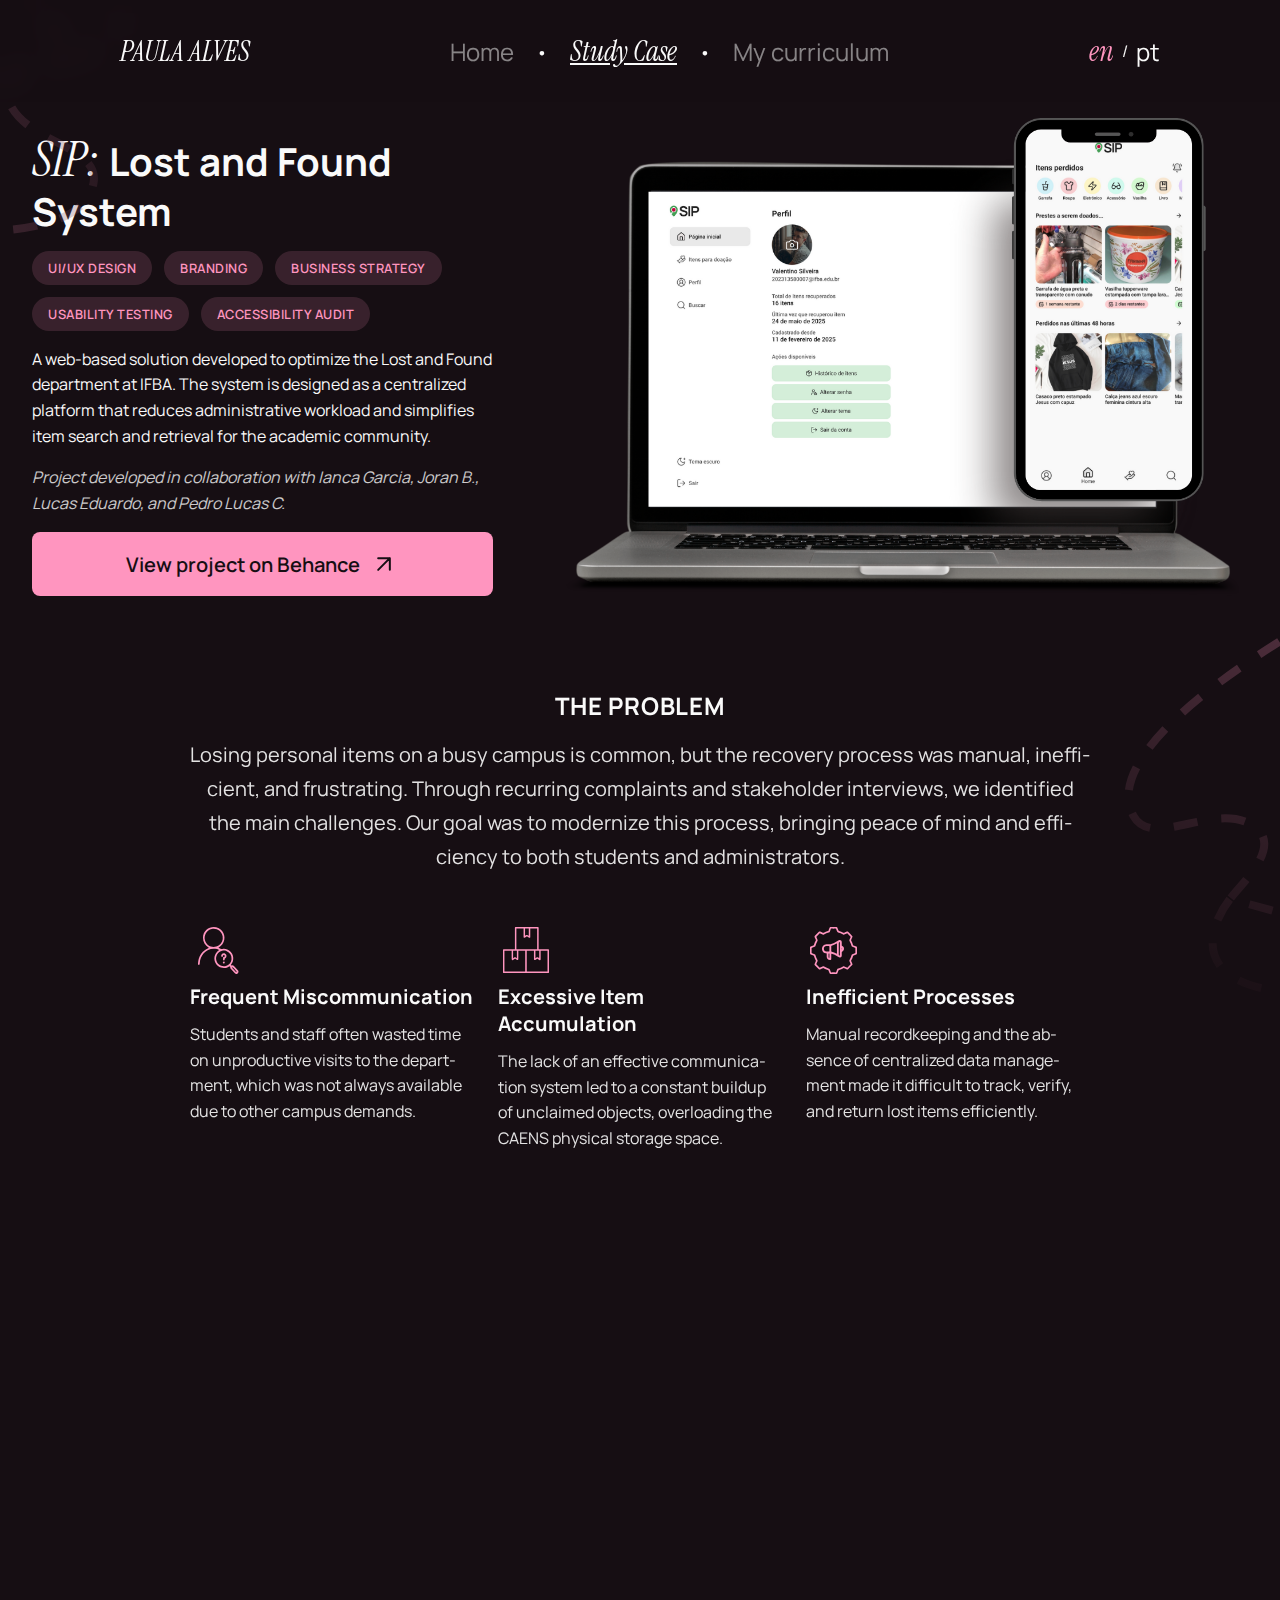
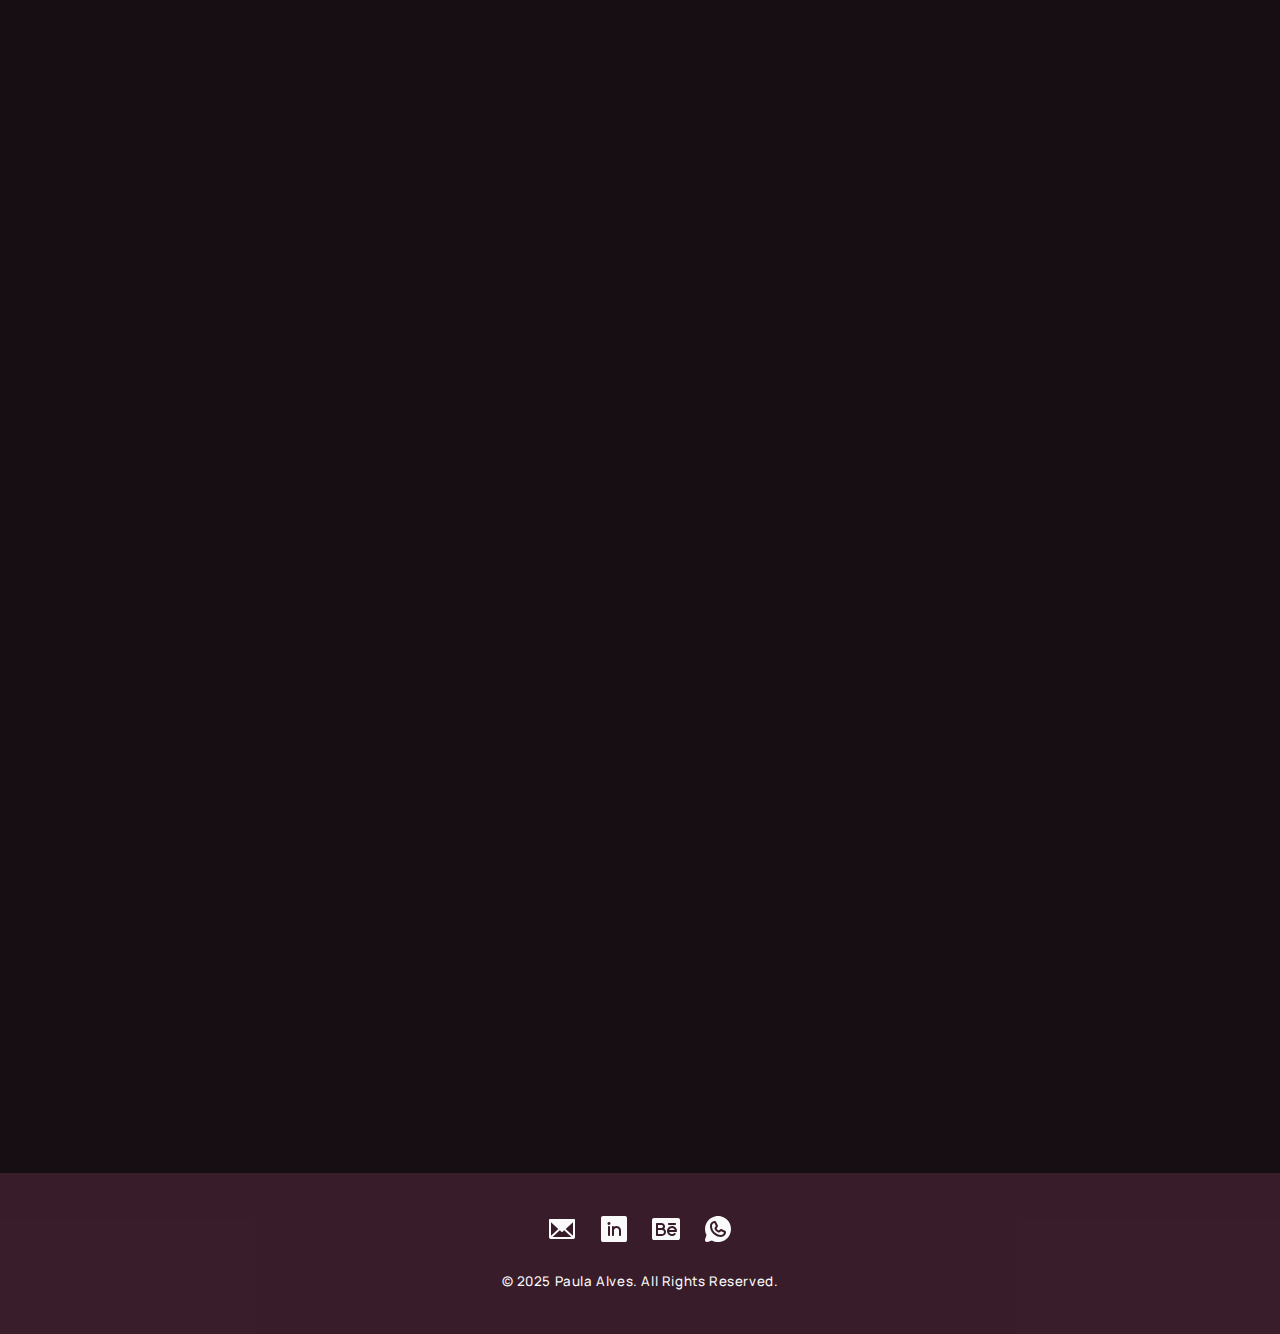
<file: projects/SIP/sip.html>
<!DOCTYPE html>
<html lang="en">

<head>
    <meta charset="UTF-8">
    <meta name="viewport" content="width=device-width, initial-scale=1.0">
    <title>SIP Lost & Found System Case Study - Paula Alves</title>
    <link rel="canonical" href="https://04spaula.github.io/portfolio/projects/SIP/sip.html" />
    <link rel="stylesheet" href="../../style.css">
    <link rel="stylesheet" href="sip.css">
    <!-- Google Tag Manager -->
    <script>(function (w, d, s, l, i) {
            w[l] = w[l] || []; w[l].push({
                'gtm.start':
                    new Date().getTime(), event: 'gtm.js'
            }); var f = d.getElementsByTagName(s)[0],
                j = d.createElement(s), dl = l != 'dataLayer' ? '&l=' + l : ''; j.async = true; j.src =
                    'https://www.googletagmanager.com/gtm.js?id=' + i + dl; f.parentNode.insertBefore(j, f);
        })(window, document, 'script', 'dataLayer', 'GTM-KMCBKT8G');</script>
    <!-- End Google Tag Manager -->
    <link rel="preconnect" href="https://fonts.googleapis.com">
    <link rel="preconnect" href="https://fonts.gstatic.com" crossorigin>
    <link rel="shortcut icon" href="../../assets/favicon.ico" type="image/x-icon">
    <link rel="icon" href="../../assets/favicon.ico" type="image/x-icon">
    <meta property="og:title" content="Paula Alves – Product Designer" />
    <meta property="og:description"
        content="Portfolio focused on creating unique, usable, and accessible digital experiences." />
    <meta property="og:image"
        content="https://github.com/04sPaula/portfolio/blob/master/assets/og_image.webp?raw=true" />
    <meta property="og:url" content="https://04spaula.github.io/portfolio" />
    <meta property="og:type" content="website" />
    <meta name="description"
        content="Case Study: SIP Lost and Found System for IFBA by Paula Alves. Learn about the UI/UX design, branding, and usability testing of this campus solution.">
    <link
        href="https://fonts.googleapis.com/css2?family=Instrument+Serif:ital@0;1&family=Manrope:wght@400;500;600;700;800&display=swap"
        rel="stylesheet">
    <script type="application/ld+json">
        {
            "@context": "https://schema.org",
            "@type": "Article",
            "headline": "SIP: Lost and Found System",
            "author": {
                "@type": "Person",
                "name": "Paula Alves"
            },
            "image": "https://04spaula.github.io/portfolio/projects/SIP/assets/mockup_sip.webp",
            "description": "A web-based solution developed to optimize the Lost and Found department at IFBA. The system is designed as a centralized platform that reduces administrative workload and simplifies item search and retrieval for the academic community.",
            "url": "https://04spaula.github.io/portfolio/projects/SIP/sip-pt.html",
            "publisher": {
                "@type": "Person",
                "name": "Paula Alves"
            }
        }
    </script>
</head>

<body>
    <!-- Google Tag Manager (noscript) -->
    <noscript><iframe src="https://www.googletagmanager.com/ns.html?id=GTM-KMCBKT8G" height="0" width="0"
            style="display:none;visibility:hidden"></iframe></noscript>
    <!-- End Google Tag Manager (noscript) -->
    <div class="background-shapes" aria-hidden="true" tabindex="-1">
        <div class="shape shape-1"><svg width="234" height="394" viewBox="0 0 234 394" fill="none"
                xmlns="http://www.w3.org/2000/svg">
                <path opacity="0.5"
                    d="M242.511 9C54.0283 85.7892 15.6339 143.381 29.5955 180.03C43.5571 216.68 111.62 176.54 146.524 206.209C174.448 229.943 129.597 260.08 113.365 276.017M113.365 276.017C81.3699 307.431 57.1696 373.05 216.333 384.22C375.496 395.389 214.006 316.738 113.365 276.017Z"
                    stroke="url(#paint0_linear_43_2)" stroke-width="8" stroke-linejoin="round"
                    stroke-dasharray="24 24" />
                <defs>
                    <linearGradient id="paint0_linear_43_2" x1="230.294" y1="9" x2="27" y2="312.666"
                        gradientUnits="userSpaceOnUse">
                        <stop stop-color="#FF95BF" />
                        <stop offset="1" stop-color="#29181F" />
                    </linearGradient>
                </defs>
            </svg>
        </div>
        <div class="shape shape-2"><svg width="221" height="384" viewBox="0 0 221 384" fill="none"
                xmlns="http://www.w3.org/2000/svg">
                <path opacity="0.5"
                    d="M220.357 3.75616C31.8743 80.5453 -6.52011 138.137 7.44145 174.787C21.403 211.436 89.4661 171.296 124.37 200.965C152.294 224.7 107.443 254.836 91.2113 270.773M91.2113 270.773C59.2158 302.187 35.0156 367.807 194.179 378.976C353.342 390.145 191.852 311.495 91.2113 270.773Z"
                    stroke="url(#paint0_linear_2_6)" stroke-width="8" stroke-linejoin="round"
                    stroke-dasharray="24 24" />
                <defs>
                    <linearGradient id="paint0_linear_2_6" x1="208.14" y1="3.75616" x2="4.84595" y2="307.422"
                        gradientUnits="userSpaceOnUse">
                        <stop stop-color="#FF95BF" />
                        <stop offset="1" stop-color="#29181F" />
                    </linearGradient>
                </defs>
            </svg>
        </div>
    </div>

    <header class="main-header">
        <a href="#" class="logo">PAULA ALVES</a>

        <input type="checkbox" id="menu-toggle" class="menu-toggle" aria-controls="main-nav-wrapper">
        <label for="menu-toggle" class="menu-hamburger" aria-label="Abrir menu">
            <span class="hamburger-line"></span>
            <span class="hamburger-line"></span>
            <span class="hamburger-line"></span>
        </label>

        <div class="header-nav-wrapper" id="main-nav-wrapper">
            <nav class="main-nav" aria-label="Navegação principal">
                <a href="../../index-pt.html" class="nav-link">Home</a>
                <span class="nav-separator">·</span>
                <a href="#" class="nav-link active">Study Case</a>
                <span class="nav-separator">·</span>
                <a target="_blank" rel="noopener noreferrer"
                    href="https://drive.google.com/file/d/1ze6-3FDv4mxFZdjpfxBUT64pZ0JSbuyI/view?usp=sharing"
                    class="nav-link">My curriculum</a>
            </nav>
            <div class="lang-switcher active">
                <a href="#" class="lang-link active">en</a>
                <span class="lang-separator">/</span>
                <a href="sip-pt.html" class="lang-link" aria-current="page">pt</a>
            </div>
        </div>
    </header>

    <main class="container">
        <section class="project-hero-section">
            <div class="project-hero-content">
                <h1 class="project-title">
                    <span class="highlight">SIP:</span> Lost and Found System
                </h1>
                <div class="project-tags">
                    <span class="tag">UI/UX Design</span>
                    <span class="tag">Branding</span>
                    <span class="tag">Business Strategy</span>
                    <span class="tag">Usability Testing</span>
                    <span class="tag">Accessibility Audit</span>
                </div>
                <p class="project-description">
                    A web-based solution developed to optimize the Lost and Found department at IFBA.
                    The system is designed as a centralized platform that reduces administrative workload
                    and simplifies item search and retrieval for the academic community.
                </p>
                <p class="project-collab">
                    Project developed in collaboration with Ianca Garcia, Joran B., Lucas Eduardo, and Pedro Lucas C.
                </p>
                <a class="btn btn-primary"
                    href="https://www.behance.net/gallery/207541395/eCha-Projeto-completo-de-gestao-de-listas-de-presente"
                    target="_blank" rel="noopener noreferrer">
                    View project on Behance
                    <svg width="28" height="28" viewBox="0 0 28 28" fill="none" xmlns="http://www.w3.org/2000/svg"
                        aria-hidden="true">
                        <path d="M8.16663 8.16669H19.8333M19.8333 8.16669V19.8334M19.8333 8.16669L8.16663 19.8334"
                            stroke="#160E13" stroke-width="2" stroke-linecap="round" stroke-linejoin="round" />
                    </svg>
                </a>
            </div>
            <div class="project-hero-image">
                <img src="assets/mockup_sip.webp" alt="Overview of the eChá system displayed on a monitor">
            </div>
        </section>

        <section class="project-section animate-on-scroll" aria-labelledby="problem-title">
            <h2 id="problem-title" class="project-section-title">The Problem</h2>
            <p class="section-intro-text">
                Losing personal items on a busy campus is common, but the recovery process was manual,
                inefficient, and frustrating. Through recurring complaints and stakeholder interviews,
                we identified the main challenges. Our goal was to modernize this process, bringing
                peace of mind and efficiency to both students and administrators.
            </p>
            <div class="problem-cards-container">
                <div class="problem-card">
                    <svg width="56" height="56" viewBox="0 0 56 56" fill="none" xmlns="http://www.w3.org/2000/svg">
                        <path
                            d="M48.0123 50.9109C46.5878 52.4785 46.0168 52.4919 44.6259 51.0193C43.5556 49.8862 42.5028 48.7361 41.4409 47.5948C40.7761 46.8803 40.0199 46.2321 40.257 45.0593C40.3352 44.6721 39.941 44.4439 39.5745 44.1826C36.9507 45.9578 34.0889 46.6027 30.9905 45.6012C28.7761 44.8855 27.0663 43.4867 25.8275 41.5038C23.4577 37.7105 23.6914 31.7527 29.1403 28.0124C27.8197 27.234 26.4371 26.9215 25.0333 26.8073C15.7791 26.0542 10.1965 33.9946 9.80895 40.6516C9.78565 41.0517 9.76778 41.4526 9.73002 41.8514C9.67815 42.3993 9.49416 42.9198 8.86162 42.9005C8.18105 42.8796 7.96866 42.3273 8.00363 41.7353C8.05929 40.7931 8.10484 39.8387 8.29106 38.9177C9.48629 33.0059 12.5765 28.5777 18.1854 26.1519C18.4094 26.055 18.674 25.9936 18.8405 25.643C15.116 23.469 12.9968 20.2314 12.9691 15.8128C12.9494 12.6721 14.162 9.98457 16.4477 7.85353C21.0116 3.59828 28.327 4.18804 32.1194 9.04923C36.0893 14.138 35.1391 21.935 28.4652 25.7415C29.869 26.294 30.8828 27.3062 32.5028 27.0071C37.5281 26.0793 42.5984 30.0383 43.1724 35.1717C43.4575 37.7211 42.888 40.0041 41.4583 42.0979C41.249 42.4044 40.8496 42.6779 41.1725 43.1481C41.4446 43.5443 41.791 43.397 42.1441 43.3176C42.7691 43.1772 43.2776 43.4178 43.6996 43.8679C45.088 45.3489 46.4799 46.8268 47.8535 48.3217C48.5634 49.0943 48.8469 49.9331 48.0123 50.9109ZM29.0004 23.3108C31.963 20.9974 33.2556 17.9813 32.6418 14.2219C31.804 9.09125 26.762 5.73314 21.7137 6.89732C16.6698 8.06048 13.5908 13.2673 14.9782 18.2876C16.6619 24.3801 23.4089 26.8637 29.0004 23.3108ZM36.3792 29.0028C35.021 28.5584 33.6619 28.4378 32.2388 28.7449C27.9468 29.6713 25.2595 33.9961 26.3121 38.3652C27.3383 42.6248 31.7528 45.2125 35.9276 44.0017C39.0848 43.0859 41.328 40.3403 41.5341 37.1392C41.7761 33.3812 40.0486 30.5893 36.3792 29.0028ZM43.6864 46.3492C43.486 46.1396 43.3014 45.9106 43.0808 45.7255C42.8357 45.5199 42.6386 44.98 42.2288 45.3873C41.8421 45.7716 42.3054 46.0424 42.5242 46.284C43.5705 47.44 44.6318 48.5823 45.7017 49.7159C45.8996 49.9255 46.0879 50.3579 46.475 50.0009C46.8353 49.6687 46.5173 49.4133 46.3017 49.1781C45.4688 48.2691 44.6297 47.366 43.6864 46.3492Z"
                            fill="#FF95BF" />
                        <path
                            d="M33.8099 38.5411C32.4723 37.9939 33.2033 36.8919 33.0629 36.0455C32.9524 35.3798 33.4106 35.095 34.0045 34.9477C34.5115 34.8219 34.8121 34.4603 34.7649 33.9098C34.7263 33.4592 34.4341 33.1921 34.0006 33.1151C33.3899 33.0067 33.0379 33.3396 32.882 33.8881C32.7105 34.4919 32.4879 35.0964 31.7352 34.8068C31.0003 34.5242 31.0989 33.8526 31.2894 33.2227C31.6088 32.1666 32.5824 31.3682 33.6579 31.2833C34.6718 31.2033 35.7528 31.8345 36.2159 32.7772C36.6998 33.7623 36.5691 35.0717 35.7795 35.8071C35.1625 36.3819 34.571 36.8778 34.6213 37.8463C34.6404 38.2147 34.2843 38.4652 33.8099 38.5411Z"
                            fill="#FF95BF" />
                        <path
                            d="M34.5159 39.7952C34.9578 40.3704 34.9435 40.8713 34.4348 41.2822C34.0623 41.5832 33.6262 41.5873 33.2395 41.2951C32.8475 40.9991 32.7366 40.5603 32.9367 40.1287C33.2689 39.4124 33.8266 39.379 34.5159 39.7952Z"
                            fill="#FF95BF" />
                    </svg>
                    <h3>Frequent Miscommunication</h3>
                    <p>Students and staff often wasted time on unproductive visits to the department,
                        which was not always available due to other campus demands.</p>
                </div>
                <div class="problem-card">
                    <svg width="56" height="56" viewBox="0 0 56 56" fill="none" xmlns="http://www.w3.org/2000/svg">
                        <path
                            d="M5.00018 32.3711C5.00019 31.0077 4.99966 29.7002 5.00038 28.3928C5.0009 27.4398 5.16087 27.2741 6.10036 27.2737C9.48096 27.272 12.8616 27.2729 16.2422 27.2729C16.4441 27.2729 16.646 27.2729 16.909 27.2729C16.909 27.008 16.909 26.7893 16.909 26.5705C16.909 19.7532 16.9088 12.9359 16.9093 6.11866C16.9093 5.16819 17.0735 5.0004 18.0044 5.00034C25.1952 4.9999 32.386 4.99984 39.5767 5.00043C40.4548 5.00051 40.6544 5.20274 40.6545 6.09184C40.6551 12.9278 40.6549 19.7637 40.6549 26.5997C40.6549 26.8024 40.6549 27.0052 40.6549 27.2729C40.8867 27.2729 41.0837 27.2729 41.2807 27.2729C44.157 27.2729 47.0333 27.2718 49.9097 27.2737C50.8266 27.2744 50.9995 27.4463 50.9996 28.3467C51.0002 35.5375 51.0001 42.7283 50.9996 49.9191C50.9995 50.8405 50.8424 50.9996 49.9311 50.9997C35.3067 51.0001 20.6823 51.0001 6.05793 50.9996C5.15009 50.9996 5.00055 50.8444 5.00047 49.9091C4.99996 44.0818 5.0002 38.2545 5.00018 32.3711ZM38.5801 27.2732C38.7609 27.2732 38.9418 27.2732 39.1484 27.2732C39.1484 20.305 39.1484 13.4034 39.1484 6.47399C36.8561 6.47399 34.5905 6.47399 32.273 6.47399C32.273 6.70939 32.273 6.91048 32.2729 7.11156C32.2728 9.72619 32.277 12.3408 32.2701 14.9554C32.2679 15.8049 31.7513 16.1028 31.0182 15.6887C30.6285 15.4686 30.2088 15.2767 29.8743 14.9888C29.2117 14.4184 28.6166 14.4506 27.9689 15.0014C27.6885 15.2399 27.3532 15.4369 27.011 15.5727C26.688 15.7008 26.2919 15.8446 25.9843 15.7646C25.5284 15.6459 25.5778 15.1584 25.5777 14.7644C25.5772 12.2058 25.5774 9.64723 25.5774 7.08863C25.5774 6.88931 25.5774 6.68999 25.5774 6.48207C23.1404 6.48207 20.7648 6.48207 18.3885 6.48207C18.3885 13.4261 18.3885 20.327 18.3885 27.2732C25.1049 27.2732 31.7878 27.2732 38.5801 27.2732ZM48.0058 49.5609C48.5195 49.5609 49.0333 49.5609 49.5125 49.5609C49.5125 42.5691 49.5125 35.6676 49.5125 28.7527C47.2099 28.7527 44.958 28.7527 42.6479 28.7527C42.6479 28.9766 42.6479 29.1774 42.6479 29.3781C42.6479 31.9738 42.6522 34.5696 42.6456 37.1653C42.6432 38.118 42.1142 38.4142 41.3104 37.9316C40.7826 37.6146 40.2375 37.3227 39.7329 36.9722C39.4006 36.7414 39.1464 36.7887 38.8364 36.9896C38.3356 37.3139 37.8308 37.6416 37.2937 37.8965C37.0054 38.0334 36.5643 38.1644 36.342 38.0368C36.1155 37.9068 35.9693 37.4576 35.9659 37.1462C35.9372 34.5508 35.9496 31.955 35.9496 29.3592C35.9496 29.1587 35.9496 28.9583 35.9496 28.7739C33.5094 28.7739 31.1304 28.7739 28.7622 28.7739C28.7622 35.7201 28.7622 42.6194 28.7622 49.5609C35.1651 49.5609 41.5295 49.5609 48.0058 49.5609ZM6.43628 41.0572C6.43628 43.8859 6.43628 46.7145 6.43628 49.5342C13.4142 49.5342 20.2991 49.5342 27.1984 49.5342C27.1984 42.5887 27.1984 35.6697 27.1984 28.7565C24.9119 28.7565 22.6589 28.7565 20.3525 28.7565C20.3525 28.9856 20.3525 29.1862 20.3525 29.3868C20.3524 31.9643 20.3666 34.542 20.3346 37.1192C20.3306 37.4446 20.1669 37.8966 19.9248 38.0509C19.7217 38.1804 19.2629 38.0274 18.9759 37.883C18.3111 37.5484 17.68 36.845 17.0387 36.849C16.3729 36.8532 15.7061 37.5055 15.0498 37.8916C14.7212 38.0849 14.3507 38.3639 14.037 38.0537C13.8106 37.8297 13.6755 37.413 13.6718 37.0803C13.6428 34.5031 13.6557 31.9254 13.6557 29.3479C13.6557 29.1519 13.6557 28.956 13.6557 28.7628C11.2081 28.7628 8.84526 28.7628 6.43628 28.7628C6.43628 32.8471 6.43628 36.8961 6.43628 41.0572ZM15.0909 28.8377C15.0909 31.2504 15.0909 33.663 15.0909 36.1694C15.6161 35.8573 16.0541 35.6175 16.4697 35.3437C16.8259 35.1091 17.1504 35.1085 17.5073 35.3354C17.9398 35.6103 18.3883 35.86 18.8836 36.1524C18.8836 33.6317 18.8836 31.1998 18.8836 28.7515C17.6224 28.7515 16.3933 28.7515 15.0909 28.8377ZM29.2747 12.9687C29.7657 13.2523 30.2568 13.5358 30.7917 13.8447C30.7917 11.3292 30.7917 8.90083 30.7917 6.47727C29.516 6.47727 28.2781 6.47727 27.0466 6.47727C27.0466 8.9376 27.0466 11.3588 27.0466 13.8546C27.5463 13.5579 27.9621 13.2731 28.4119 13.0598C28.6419 12.9507 28.9327 12.9697 29.2747 12.9687ZM41.2204 35.8511C41.2204 33.4873 41.2204 31.1235 41.2204 28.7541C39.926 28.7541 38.686 28.7541 37.4335 28.7541C37.4335 31.2121 37.4335 33.6422 37.4335 36.1461C37.9292 35.854 38.3793 35.6053 38.8116 35.3288C39.1508 35.1118 39.4623 35.1095 39.7989 35.3266C40.1587 35.5585 40.527 35.7786 40.9039 35.9811C40.9813 36.0227 41.1127 35.9637 41.2204 35.8511Z"
                            fill="#FF95BF" />
                    </svg>
                    <h3>Excessive Item Accumulation</h3>
                    <p>The lack of an effective communication system led to a constant buildup of unclaimed
                        objects, overloading the CAENS physical storage space.</p>
                </div>
                <div class="problem-card">
                    <svg width="56" height="56" viewBox="0 0 56 56" fill="none" xmlns="http://www.w3.org/2000/svg">
                        <path
                            d="M9.2671 37.4248C8.72326 36.3086 8.28904 35.1938 7.96975 34.0369C7.88799 33.7407 7.72866 33.5786 7.43827 33.4715C6.50515 33.1273 5.58597 32.7455 4.65509 32.3949C4.19742 32.2226 3.99695 31.9243 4.00021 31.4306C4.01313 29.4769 4.01328 27.5231 4.00004 25.5694C3.99672 25.0783 4.1852 24.7746 4.64719 24.6015C5.54418 24.2656 6.42884 23.8967 7.32624 23.5619C7.6823 23.4291 7.89799 23.2309 8.00335 22.8453C8.41306 21.3462 9.01116 19.9203 9.79383 18.5768C9.94217 18.3221 9.94153 18.1154 9.82068 17.8569C9.41504 16.9891 9.04712 16.1035 8.62957 15.2417C8.35598 14.6771 8.44838 14.2397 8.8922 13.8045C10.2211 12.5012 11.5318 11.1794 12.8443 9.85954C13.2218 9.4799 13.6219 9.34945 14.1372 9.59053C14.9881 9.98866 15.8572 10.3477 16.7106 10.7407C17.076 10.9089 17.3883 10.9024 17.751 10.6961C19.053 9.95566 20.4324 9.3882 21.8774 8.99157C22.2142 8.89914 22.4022 8.72618 22.5245 8.39559C22.8629 7.4803 23.2506 6.58328 23.5938 5.66966C23.7652 5.21357 24.0411 4.99727 24.5429 5.00092C26.5154 5.01525 28.4882 5.01453 30.4607 5.00005C30.9623 4.99636 31.2383 5.21357 31.4078 5.67081C31.7534 6.60315 32.1381 7.52098 32.4853 8.45273C32.5935 8.74316 32.7664 8.89417 33.0607 8.9762C34.5396 9.38846 35.9563 9.96011 37.2925 10.7172C37.6349 10.9112 37.9348 10.9146 38.2832 10.7536C39.1529 10.3518 40.0368 9.98071 40.907 9.57985C41.3778 9.36293 41.7607 9.46885 42.1093 9.81806C43.4636 11.1745 44.8192 12.5296 46.1736 13.8859C46.518 14.2307 46.6397 14.6049 46.4163 15.0838C46.0037 15.9683 45.6367 16.8742 45.224 17.7587C45.0682 18.0926 45.0727 18.3607 45.2606 18.686C46.0288 20.0159 46.6077 21.4291 47.0051 22.9128C47.09 23.2299 47.2522 23.409 47.5634 23.5236C48.4967 23.8673 49.4151 24.2511 50.3462 24.6009C50.8061 24.7737 51.0025 25.076 50.9995 25.5669C50.9879 27.5206 50.9871 29.4744 51 31.4281C51.0032 31.9205 50.8068 32.2217 50.3478 32.3938C49.4336 32.7365 48.5315 33.1115 47.6149 33.4474C47.2702 33.5738 47.0868 33.7664 46.989 34.1308C46.596 35.5955 46.0258 36.993 45.2592 38.3037C45.0737 38.6208 45.057 38.8876 45.2179 39.2275C45.6436 40.1261 46.0185 41.0486 46.4315 41.9535C46.6289 42.3861 46.5356 42.7416 46.2188 43.0588C44.8381 44.4413 43.4543 45.8208 42.0721 47.2018C41.7351 47.5385 41.3667 47.6199 40.9177 47.412C40.0317 47.0018 39.128 46.6295 38.2452 46.2129C37.912 46.0556 37.6419 46.0559 37.3203 46.2436C35.9929 47.0184 34.577 47.5912 33.0959 47.9969C32.7814 48.0831 32.5949 48.2373 32.4797 48.5497C32.142 49.4654 31.7558 50.3634 31.4245 51.2812C31.2419 51.7868 30.9427 52.0056 30.3966 51.9999C28.461 51.9796 26.5251 51.9808 24.5894 51.9969C24.0701 52.0012 23.7698 51.7957 23.5917 51.3129C23.2475 50.38 22.8612 49.4627 22.5153 48.5304C22.4069 48.2384 22.2328 48.0841 21.9398 48.005C20.4024 47.5897 18.9378 46.9922 17.5615 46.1901C17.3014 46.0385 17.0942 46.0692 16.8409 46.1859C15.9375 46.6022 15.0205 46.9892 14.1185 47.4087C13.6257 47.6379 13.2316 47.5225 12.8686 47.1591C11.5271 45.816 10.1842 44.4742 8.84051 43.1333C8.47924 42.7727 8.35111 42.3817 8.58245 41.8861C8.95635 41.085 9.27148 40.2554 9.66931 39.467C9.91857 38.9731 9.98908 38.5535 9.61571 38.098C9.46754 37.9172 9.39379 37.6755 9.2671 37.4248ZM24.0841 48.0219C24.3254 48.6592 24.5832 49.2909 24.8011 49.936C24.915 50.2735 25.1058 50.3859 25.4525 50.3823C26.8167 50.3679 28.1813 50.3652 29.5453 50.3845C29.9298 50.39 30.1001 50.2293 30.2198 49.8868C30.4871 49.122 30.8237 48.3803 31.067 47.6087C31.2689 46.9684 31.6715 46.6526 32.305 46.5039C33.9688 46.1133 35.5178 45.4297 36.9767 44.5479C37.4322 44.2726 37.8548 44.243 38.3333 44.4688C39.1328 44.8461 39.9517 45.1823 40.7503 45.5613C41.0876 45.7214 41.3107 45.6676 41.5714 45.3994C42.5087 44.4347 43.4608 43.4836 44.4312 42.5523C44.7115 42.2833 44.7219 42.0603 44.566 41.7319C44.1789 40.9166 43.8311 40.0828 43.4537 39.2628C43.2604 38.8427 43.2722 38.4574 43.5139 38.0563C44.452 36.4998 45.1541 34.842 45.5882 33.0759C45.7047 32.602 45.975 32.3058 46.4321 32.1411C47.2468 31.8476 48.0486 31.5181 48.8659 31.2324C49.2252 31.1068 49.4011 30.9341 49.3941 30.5221C49.371 29.1585 49.376 27.794 49.3932 26.4302C49.3978 26.0718 49.2539 25.9045 48.9297 25.7896C48.0963 25.4943 47.2757 25.163 46.4455 24.8585C45.9956 24.6935 45.7049 24.4105 45.5915 23.9311C45.1679 22.1409 44.4303 20.4781 43.5065 18.8943C43.2843 18.5133 43.2594 18.145 43.4485 17.7394C43.8301 16.9213 44.1717 16.0843 44.5662 15.2728C44.7413 14.9127 44.6878 14.6854 44.402 14.4109C43.4185 13.4663 42.4539 12.5015 41.4998 11.5271C41.2779 11.3005 41.0914 11.2836 40.8209 11.4092C39.9856 11.797 39.1391 12.1606 38.3018 12.5442C37.8663 12.7438 37.4651 12.7398 37.0434 12.4835C35.5059 11.5491 33.864 10.8534 32.114 10.4303C31.5903 10.3037 31.2911 10.0002 31.1162 9.50734C30.8328 8.70896 30.5119 7.92395 30.2264 7.12628C30.0977 6.76669 29.8979 6.60602 29.495 6.61258C28.1495 6.63447 26.8031 6.63363 25.4575 6.6133C25.0722 6.60747 24.902 6.76484 24.7837 7.10867C24.5201 7.87466 24.2042 8.62269 23.9432 9.38949C23.7411 9.98348 23.3808 10.3357 22.7536 10.4807C21.0706 10.8701 19.5047 11.5622 18.0268 12.4472C17.5503 12.7325 17.1131 12.7473 16.6183 12.5113C15.8203 12.1306 15.0045 11.7874 14.1982 11.4241C13.9463 11.3106 13.7443 11.2742 13.5118 11.5165C12.5679 12.4998 11.6132 13.4735 10.6342 14.4216C10.3251 14.7209 10.3038 14.9715 10.48 15.3386C10.8546 16.1187 11.1836 16.9205 11.5454 17.7069C11.7473 18.1456 11.7301 18.547 11.4771 18.965C10.5455 20.504 9.84776 22.1449 9.43148 23.8962C9.31142 24.4013 9.03195 24.6979 8.56033 24.8691C7.7292 25.1709 6.90838 25.5014 6.07458 25.7953C5.74936 25.9099 5.60963 26.0796 5.6141 26.4368C5.63139 27.8191 5.62964 29.2018 5.61633 30.5841C5.61315 30.9146 5.73732 31.0798 6.04507 31.19C6.89479 31.4941 7.7306 31.8371 8.57922 32.1445C9.03684 32.3103 9.29763 32.6027 9.41616 33.0802C9.8494 34.8256 10.5315 36.4728 11.4669 38.0096C11.733 38.4468 11.7473 38.8611 11.5353 39.3178C11.1552 40.1363 10.8015 40.967 10.4236 41.7866C10.2909 42.0745 10.3152 42.2804 10.558 42.5155C11.5371 43.4635 12.5031 44.4255 13.4541 45.4017C13.6956 45.6495 13.9029 45.7213 14.2224 45.5706C14.9888 45.2093 15.7809 44.9003 16.5354 44.5167C17.1122 44.2234 17.5994 44.2805 18.1415 44.6102C19.4697 45.4177 20.8787 46.0784 22.3985 46.4135C23.3007 46.6124 23.8544 47.0498 24.0841 48.0219Z"
                            fill="#FF95BF" />
                        <path
                            d="M33.3376 18.0246C34.6992 17.841 35.7292 18.7011 35.7615 20.0311C35.7873 21.0939 35.7841 22.158 35.7631 23.2209C35.7548 23.6432 35.8677 23.8992 36.2763 24.0986C37.4058 24.6499 38.0009 25.6 38 26.8531C37.9991 28.0789 37.4246 29.0217 36.3199 29.5688C35.8694 29.792 35.7464 30.0836 35.7624 30.5527C35.7922 31.4273 35.7627 32.3039 35.7711 33.1795C35.7793 34.0284 35.5374 34.7499 34.755 35.1837C33.9638 35.6223 33.197 35.5037 32.4555 35.0329C31.0668 34.151 29.6566 33.3079 28.1598 32.6172C27.4212 32.2764 26.6528 32.0197 25.8907 31.7424C25.4052 31.5658 25.2535 31.7242 25.2581 32.2114C25.2722 33.6916 25.2663 35.1721 25.2626 36.6524C25.2601 37.6517 24.9045 37.9996 23.9026 38C21.9611 38.0007 20.7067 36.7401 20.7074 34.7883C20.7077 33.996 20.7102 33.2037 20.7097 32.4113C20.7091 31.4585 20.7081 31.4585 19.7874 31.289C17.8562 30.9332 16.3747 29.4779 16.0696 27.637C15.5976 24.788 17.5766 22.3455 20.4608 22.2263C20.9386 22.2066 21.4232 22.1733 21.8954 22.2275C24.4912 22.5256 26.7557 21.5719 28.9563 20.3803C30.0724 19.776 31.1688 19.1352 32.2753 18.5132C32.6013 18.33 32.9186 18.1265 33.3376 18.0246ZM30.9567 30.7755C30.9567 27.7088 30.9567 24.642 30.9567 21.5376C30.7483 21.5873 30.6815 21.5896 30.6285 21.6179C29.0107 22.48 27.3686 23.2863 25.6039 23.8094C25.2611 23.911 25.2608 24.1796 25.2611 24.4592C25.2631 26.0025 25.2732 27.5459 25.2562 29.089C25.2519 29.4876 25.3781 29.6871 25.777 29.792C27.3529 30.2064 28.8504 30.8254 30.2838 31.6019C30.4583 31.6964 30.6303 31.8463 30.868 31.7457C31.0258 31.4757 30.9306 31.1778 30.9567 30.7755ZM23.4383 25.7723C23.4373 25.4394 23.4283 25.1063 23.4373 24.7736C23.4498 24.3091 23.2621 24.0914 22.7706 24.1077C21.9824 24.1339 21.1922 24.0973 20.404 24.1224C18.9976 24.1671 17.8992 25.2908 17.8687 26.6856C17.8355 28.2034 18.8439 29.3792 20.3004 29.4619C21.1284 29.509 21.9609 29.4703 22.791 29.4873C23.2195 29.496 23.3782 29.3029 23.3804 28.8851C23.3857 27.887 23.4172 26.8891 23.4383 25.7723ZM33.4406 33.4361C34.0697 33.6395 33.8546 33.1203 33.8554 32.8939C33.8712 28.7846 33.8697 24.6752 33.8654 20.5659C33.8652 20.3503 33.9361 20.099 33.6931 19.9339C33.0299 20.0797 32.7634 20.4448 32.7696 21.1665C32.8018 24.9209 32.7912 28.6759 32.7702 32.4305C32.7675 32.9177 32.901 33.2341 33.4406 33.4361ZM22.5552 35.1763C22.664 35.5509 22.8486 35.8552 23.3355 35.9825C23.4645 34.5514 23.4833 33.1524 23.3875 31.7509C23.3681 31.4664 23.1748 31.3796 22.9097 31.3809C22.5961 31.3823 22.5325 31.5675 22.5338 31.829C22.5392 32.91 22.5405 33.9911 22.5552 35.1763ZM36.0834 27.0698C36.1208 26.7454 36.1248 26.4298 35.8153 26.0869C35.7725 26.5999 35.6942 27.0137 35.8927 27.5126C35.9777 27.3366 36.0211 27.2466 36.0834 27.0698Z"
                            fill="#FF95BF" />
                    </svg>
                    <h3>Inefficient Processes</h3>
                    <p>Manual recordkeeping and the absence of centralized data management made it difficult
                        to track, verify, and return lost items efficiently.</p>
                </div>
            </div>
        </section>

        <section class="project-section animate-on-scroll" aria-labelledby="process-title">
            <h2 id="process-title" class="project-section-title">The Process</h2>
            <div class="process-steps-container">
                <div class="process-step">
                    <span class="process-step-number">01</span>
                    <h3>Branding</h3>
                    <p>I began by shaping SIP’s brand identity. After conducting research to understand user needs and
                        the institute’s culture, I defined a clear tone of voice, color palette, and typography aligned
                        with IFBA’s visual identity — ensuring the system was immediately recognized as an official and
                        trustworthy solution.</p>
                    <img style="margin: 64px 0;" class="process-img" src="assets/branding.webp"
                        alt="Branding displaying the project's color palette and typography">
                    <img class="process-img" src="assets/Quadro de voz da marca.webp"
                        alt="Brand voice framework of the project">
                </div>
                <div class="process-step">
                    <span class="process-step-number">02</span>
                    <h3>Business Strategy</h3>
                    <p>With the visual and verbal foundation established, I moved to the strategy phase. By building a
                        Business Model Canvas and conducting a SWOT analysis, we identified the value proposition, key
                        partners, and opportunities — providing clarity on how the system would integrate into
                        institutional operations and become a successful case study.</p>
                    <img class="process-img" src="assets/Canvas.webp" alt="Project business model canvas">
                    <img class="process-img" src="assets/SWOT.webp" alt="SWOT analysis of the project">
                </div>
                <div class="process-step">
                    <span class="process-step-number">03</span>
                    <h3>User Interface / Experience</h3>
                    <p>These insights became the backbone of the design process, allowing me to create prototypes and
                        user interfaces that not only addressed identified problems but also delivered an intuitive,
                        accessible, and pleasant experience — reducing cognitive load and simplifying the user journey.
                    </p>
                    <a class="btn btn-primary"
                        href="https://www.figma.com/proto/Jy6hmLXPCZq1elOJTbvTKc/main?t=XFAI7xnJcsknF40j-1"
                        target="_blank" rel="noopener noreferrer" style="margin-top: 16px;">
                        View prototype on Figma
                        <svg width="28" height="28" viewBox="0 0 28 28" fill="none" xmlns="http://www.w3.org/2000/svg"
                            aria-hidden="true">
                            <path d="M8.16663 8.16669H19.8333M19.8333 8.16669V19.8334M19.8333 8.16669L8.16663 19.8334"
                                stroke="#160E13" stroke-width="2" stroke-linecap="round" stroke-linejoin="round" />
                        </svg>
                    </a>
                </div>
                <div class="process-step">
                    <span class="process-step-number">04</span>
                    <h3>Testing with Real Users</h3>
                    <p>With the interfaces designed, I conducted usability and accessibility tests for both user groups
                        — students and the CAENS team. Using unmoderated testing, we collected quantitative and
                        qualitative data that validated our solutions and revealed improvement opportunities, ensuring
                        the final product met real user needs.</p>
                    <img class="process-img" src="assets/task-eng.png"
                        alt="Tasks completed by the users that don't belong to the lost and found department.">
                    <img class="process-img" src="assets/feedback.webp"
                        alt="Final feedback from testers, all positive.">
                </div>
                <div class="process-step">
                    <span class="process-step-number">05</span>
                    <h3>Handoff</h3>
                    <p>To conclude the process, I prepared a complete handoff for the development team. In detailed
                        documentation, I presented product flows, components, and variables — ensuring developers had
                        all necessary guidelines for a faithful and efficient implementation.</p>
                </div>
            </div>
        </section>

        <section class="project-section animate-on-scroll" aria-labelledby="results-title">
            <h2 id="results-title" class="project-section-title">Results</h2>
            <div class="results-content">
                <p>Our solution achieved exceptional results in usability testing. We conducted unmoderated sessions
                    with students using the Maze platform, allowing participants to interact with the prototype
                    independently and realistically.</p>
                <p>The test began with an open exploration phase, where we collected heatmaps and flowcharts to analyze
                    user behavior. Participants were then asked to complete three core tasks representing the system’s
                    main features, evaluating their experience after each one. Finally, we gathered overall impressions
                    and asked for suggestions to make interactions more intuitive or easier to understand.</p>
                <img class="process-img" src="assets/results-eng.png"
                    alt="Quedas percentuais significativas: 99% buscas físicas falhas e 99% tempo gasto">
                <p class="results-highlight">The results exceeded expectations — users consistently praised the
                    product’s clarity, usefulness, and ease of use.</p>
                <p>Curious to learn more? Get in touch so we can discuss how to optimize your results with data-driven
                    UX design.</p>
            </div>
        </section>


        <section class="expertise-section animate-on-scroll" aria-labelledby="expertise-section-title">
            <h2 id="expertise-section-title" class="section-title">Areas of Expertise</h2>
            <div class="expertise-grid">
                <div class="expertise-item">
                    <h3><svg width="32" height="33" viewBox="0 0 32 33" fill="none" xmlns="http://www.w3.org/2000/svg"
                            aria-hidden="true" tabindex="-1">
                            <path
                                d="M17.3333 9.83331L11.6 4.09998C10.9978 3.50072 10.1828 3.16431 9.33331 3.16431C8.48378 3.16431 7.66881 3.50072 7.06665 4.09998L3.59998 7.56665C3.00072 8.16881 2.66431 8.98378 2.66431 9.83331C2.66431 10.6828 3.00072 11.4978 3.59998 12.1L9.33331 17.8333M10.6666 8.49998L13.3333 5.83331M24 21.8333L26.6666 19.1666M22.6666 15.1666L28.4 20.9C29.6533 22.1533 29.6533 24.18 28.4 25.4333L24.9333 28.9C23.68 30.1533 21.6533 30.1533 20.4 28.9L14.6666 23.1666M20 7.16665L25.3333 12.5M28.232 9.58265C28.9369 8.87788 29.333 7.92194 29.3332 6.92512C29.3333 5.9283 28.9374 4.97226 28.2326 4.26731C27.5279 3.56237 26.5719 3.16626 25.5751 3.16614C24.5783 3.16601 23.6223 3.56188 22.9173 4.26665L5.12265 22.0653C4.81307 22.374 4.58413 22.754 4.45598 23.172L2.69465 28.9746C2.66019 29.09 2.65758 29.2124 2.68712 29.3291C2.71665 29.4458 2.77721 29.5523 2.86238 29.6373C2.94754 29.7223 3.05414 29.7827 3.17086 29.8121C3.28758 29.8414 3.41006 29.8386 3.52531 29.804L9.32931 28.044C9.74687 27.917 10.1269 27.6894 10.436 27.3813L28.232 9.58265Z"
                                stroke="#FF95BF" stroke-width="2.5" stroke-linecap="round" stroke-linejoin="round" />
                        </svg> UX & UI Design</h3>
                    <ul>
                        <li>User Research</li>
                        <li>Usability Testing</li>
                        <li>Wireframing</li>
                        <li>Prototyping</li>
                        <li>Interaction Design</li>
                        <li>Design Systems</li>
                        <li>Digital Accessibility (WCAG)</li>
                    </ul>
                </div>
                <div class="expertise-item">
                    <h3><svg width="32" height="33" viewBox="0 0 32 33" fill="none" xmlns="http://www.w3.org/2000/svg"
                            aria-hidden="true" tabindex="-1">
                            <path
                                d="M16.0001 29.8334C12.4639 29.8334 9.07248 28.4287 6.57199 25.9282C4.07151 23.4277 2.66675 20.0363 2.66675 16.5001C2.66675 12.9639 4.07151 9.57248 6.57199 7.07199C9.07248 4.57151 12.4639 3.16675 16.0001 3.16675C19.5363 3.16675 22.9277 4.43103 25.4282 6.68147C27.9287 8.9319 29.3334 11.9841 29.3334 15.1667C29.3334 16.9349 28.631 18.6306 27.3808 19.8808C26.1306 21.131 24.4349 21.8334 22.6667 21.8334H19.6667C19.2334 21.8334 18.8087 21.9541 18.44 22.1819C18.0714 22.4097 17.7735 22.7357 17.5798 23.1232C17.386 23.5108 17.3039 23.9447 17.3428 24.3763C17.3818 24.8079 17.5401 25.2201 17.8001 25.5667L18.2001 26.1001C18.4601 26.4467 18.6184 26.859 18.6573 27.2905C18.6962 27.7221 18.6142 28.156 18.4204 28.5436C18.2266 28.9312 17.9287 29.2571 17.5601 29.4849C17.1915 29.7127 16.7667 29.8334 16.3334 29.8334H16.0001Z"
                                stroke="#FF95BF" stroke-width="2.5" stroke-linecap="round" stroke-linejoin="round" />
                            <path
                                d="M18.0001 9.83342C18.3683 9.83342 18.6667 9.53494 18.6667 9.16675C18.6667 8.79856 18.3683 8.50008 18.0001 8.50008C17.6319 8.50008 17.3334 8.79856 17.3334 9.16675C17.3334 9.53494 17.6319 9.83342 18.0001 9.83342Z"
                                stroke="#FF95BF" stroke-width="2.5" stroke-linecap="round" stroke-linejoin="round" />
                            <path
                                d="M23.3334 15.1667C23.7016 15.1667 24.0001 14.8683 24.0001 14.5001C24.0001 14.1319 23.7016 13.8334 23.3334 13.8334C22.9652 13.8334 22.6667 14.1319 22.6667 14.5001C22.6667 14.8683 22.9652 15.1667 23.3334 15.1667Z"
                                stroke="#FF95BF" stroke-width="2.5" stroke-linecap="round" stroke-linejoin="round" />
                            <path
                                d="M8.66675 17.8334C9.03494 17.8334 9.33342 17.5349 9.33342 17.1667C9.33342 16.7986 9.03494 16.5001 8.66675 16.5001C8.29856 16.5001 8.00008 16.7986 8.00008 17.1667C8.00008 17.5349 8.29856 17.8334 8.66675 17.8334Z"
                                stroke="#FF95BF" stroke-width="2.5" stroke-linecap="round" stroke-linejoin="round" />
                            <path
                                d="M11.3334 11.1667C11.7016 11.1667 12.0001 10.8683 12.0001 10.5001C12.0001 10.1319 11.7016 9.83341 11.3334 9.83341C10.9652 9.83341 10.6667 10.1319 10.6667 10.5001C10.6667 10.8683 10.9652 11.1667 11.3334 11.1667Z"
                                stroke="#FF95BF" stroke-width="2.5" stroke-linecap="round" stroke-linejoin="round" />
                        </svg>
                        Visual Design & Branding</h3>
                    <ul>
                        <li>Visual Identity</li>
                        <li>Branding</li>
                        <li>Composition</li>
                        <li>Typography</li>
                        <li>Visual Hierarchy</li>
                        <li>Motion Design</li>
                        <li>Graphic Design</li>
                    </ul>
                </div>
                <div class="expertise-item">
                    <h3><svg width="40" height="40" viewBox="0 0 40 40" fill="none" xmlns="http://www.w3.org/2000/svg"
                            aria-hidden="true" tabindex="-1">
                            <path
                                d="M21.85 12.7733L24.8167 17.2267M23.6033 21.3133L18.0633 23.6867M33.3333 6.66667L23.2333 9.19167M5 5V31.6667C5 32.5507 5.35119 33.3986 5.97631 34.0237C6.60143 34.6488 7.44928 35 8.33333 35H35M23.3333 10C23.3333 11.8409 21.841 13.3333 20 13.3333C18.1591 13.3333 16.6667 11.8409 16.6667 10C16.6667 8.15905 18.1591 6.66667 20 6.66667C21.841 6.66667 23.3333 8.15905 23.3333 10ZM30 20C30 21.841 28.5076 23.3333 26.6667 23.3333C24.8257 23.3333 23.3333 21.841 23.3333 20C23.3333 18.1591 24.8257 16.6667 26.6667 16.6667C28.5076 16.6667 30 18.1591 30 20ZM18.3333 25C18.3333 26.8409 16.8409 28.3333 15 28.3333C13.1591 28.3333 11.6667 26.8409 11.6667 25C11.6667 23.1591 13.1591 21.6667 15 21.6667C16.8409 21.6667 18.3333 23.1591 18.3333 25Z"
                                stroke="#FF95BF" stroke-width="2.5" stroke-linecap="round" stroke-linejoin="round" />
                        </svg>
                        Strategy & Data</h3>
                    <ul>
                        <li>Data-Driven Design / UX</li>
                        <li>Metrics & KPI Analysis</li>
                        <li>Information Architecture</li>
                        <li>User-Centered SEO</li>
                        <li>Business Analysis</li>
                        <li>Business Model Canva</li>
                        <li>SWOT</li>
                    </ul>
                </div>
                <div class="expertise-item">
                    <h3><svg width="40" height="40" viewBox="0 0 40 40" fill="none" xmlns="http://www.w3.org/2000/svg"
                            aria-hidden="true" tabindex="-1">
                            <path
                                d="M33.3334 5.00009V11.6668M36.6667 8.33342H30.0001M6.66673 28.3334V31.6668M8.3334 30.0001H5.00006M16.5617 25.8334C16.4129 25.2566 16.1123 24.7303 15.6911 24.3091C15.2699 23.8879 14.7435 23.5872 14.1667 23.4384L3.94173 20.8018C3.76728 20.7522 3.61374 20.6472 3.50442 20.5025C3.39509 20.3578 3.33594 20.1814 3.33594 20.0001C3.33594 19.8188 3.39509 19.6424 3.50442 19.4977C3.61374 19.353 3.76728 19.2479 3.94173 19.1984L14.1667 16.5601C14.7433 16.4114 15.2695 16.111 15.6907 15.6902C16.1119 15.2693 16.4127 14.7432 16.5617 14.1668L19.1984 3.94176C19.2474 3.76662 19.3524 3.61233 19.4973 3.50241C19.6422 3.3925 19.819 3.33301 20.0009 3.33301C20.1828 3.33301 20.3596 3.3925 20.5045 3.50241C20.6494 3.61233 20.7544 3.76662 20.8034 3.94176L23.4384 14.1668C23.5872 14.7435 23.8878 15.2699 24.309 15.6911C24.7302 16.1123 25.2566 16.413 25.8334 16.5618L36.0584 19.1968C36.2342 19.2453 36.3893 19.3501 36.4998 19.4952C36.6103 19.6403 36.6701 19.8177 36.6701 20.0001C36.6701 20.1825 36.6103 20.3598 36.4998 20.505C36.3893 20.6501 36.2342 20.7549 36.0584 20.8034L25.8334 23.4384C25.2566 23.5872 24.7302 23.8879 24.309 24.3091C23.8878 24.7303 23.5872 25.2566 23.4384 25.8334L20.8017 36.0584C20.7527 36.2336 20.6478 36.3879 20.5029 36.4978C20.358 36.6077 20.1811 36.6672 19.9992 36.6672C19.8174 36.6672 19.6405 36.6077 19.4956 36.4978C19.3507 36.3879 19.2457 36.2336 19.1967 36.0584L16.5617 25.8334Z"
                                stroke="#FF95BF" stroke-width="2.5" stroke-linecap="round" stroke-linejoin="round" />
                        </svg>
                        Agile & Tools</h3>
                    <ul>
                        <li>Scrum & Kanban</li>
                        <li>Figma</li>
                        <li>After Effects</li>
                        <li>Maze & Hotjar</li>
                        <li>SemRush</li>
                        <li>Tag Manager & GA4</li>
                        <li>HTML, CSS, JS</li>
                    </ul>
                </div>
            </div>
            <div class="final-cta">
                <a class="btn btn-primary" href="mailto:paula.edifba@gmail.com" target="_blank"
                    rel="noopener noreferrer" aria-label="Send an email to Paula Alves">
                    Get in touch
                    <svg width="28" height="28" viewBox="0 0 28 28" fill="none" xmlns="http://www.w3.org/2000/svg"
                        aria-hidden="true" tabindex="-1">
                        <path d="M8.16663 8.16669H19.8333M19.8333 8.16669V19.8334M19.8333 8.16669L8.16663 19.8334"
                            stroke="#160E13" stroke-width="2" stroke-linecap="round" stroke-linejoin="round" />
                    </svg>
                </a>
                <p>Let's discuss how my skills can drive your project forward!</p>
            </div>
        </section>
    </main>

    <footer class="main-footer">
        <div class="footer-content">
            <div class="footer-social-links">
                <a href="mailto:paula.edifba@gmail.com" aria-label="Send an email to Paula Alves">
                    <svg width="32" height="32" viewBox="0 0 32 32" fill="none" xmlns="http://www.w3.org/2000/svg">
                        <g clip-path="url(#clip0_28_2)">
                            <path
                                d="M28 6H4C3.73478 6 3.48043 6.10536 3.29289 6.29289C3.10536 6.48043 3 6.73478 3 7V24C3 24.5304 3.21071 25.0391 3.58579 25.4142C3.96086 25.7893 4.46957 26 5 26H27C27.5304 26 28.0391 25.7893 28.4142 25.4142C28.7893 25.0391 29 24.5304 29 24V7C29 6.73478 28.8946 6.48043 28.7071 6.29289C28.5196 6.10536 28.2652 6 28 6ZM12.3387 16L5 22.7262V9.27375L12.3387 16ZM13.8188 17.3563L15.3188 18.7375C15.5032 18.9069 15.7446 19.0008 15.995 19.0008C16.2454 19.0008 16.4868 18.9069 16.6712 18.7375L18.1712 17.3563L25.4212 24H6.57125L13.8188 17.3563ZM19.6612 16L27 9.2725V22.7275L19.6612 16Z"
                                fill="#FAFAFA" />
                        </g>
                        <defs>
                            <clipPath id="clip0_28_2">
                                <rect width="32" height="32" fill="white" />
                            </clipPath>
                        </defs>
                    </svg>
                </a>
                <a href="https://linkedin.com/in/dev-paula-alves" target="_blank" rel="noopener noreferrer"
                    aria-label="Visit Paula Alves' LinkedIn profile">
                    <svg width="32" height="32" viewBox="0 0 32 32" fill="none" xmlns="http://www.w3.org/2000/svg">
                        <g clip-path="url(#clip0_18_181)">
                            <path
                                d="M27 3H5C4.46957 3 3.96086 3.21071 3.58579 3.58579C3.21071 3.96086 3 4.46957 3 5V27C3 27.5304 3.21071 28.0391 3.58579 28.4142C3.96086 28.7893 4.46957 29 5 29H27C27.5304 29 28.0391 28.7893 28.4142 28.4142C28.7893 28.0391 29 27.5304 29 27V5C29 4.46957 28.7893 3.96086 28.4142 3.58579C28.0391 3.21071 27.5304 3 27 3ZM12 22C12 22.2652 11.8946 22.5196 11.7071 22.7071C11.5196 22.8946 11.2652 23 11 23C10.7348 23 10.4804 22.8946 10.2929 22.7071C10.1054 22.5196 10 22.2652 10 22V14C10 13.7348 10.1054 13.4804 10.2929 13.2929C10.4804 13.1054 10.7348 13 11 13C11.2652 13 11.5196 13.1054 11.7071 13.2929C11.8946 13.4804 12 13.7348 12 14V22ZM11 12C10.7033 12 10.4133 11.912 10.1666 11.7472C9.91997 11.5824 9.72771 11.3481 9.61418 11.074C9.50065 10.7999 9.47094 10.4983 9.52882 10.2074C9.5867 9.91639 9.72956 9.64912 9.93934 9.43934C10.1491 9.22956 10.4164 9.0867 10.7074 9.02882C10.9983 8.97094 11.2999 9.00065 11.574 9.11418C11.8481 9.22771 12.0824 9.41997 12.2472 9.66665C12.412 9.91332 12.5 10.2033 12.5 10.5C12.5 10.8978 12.342 11.2794 12.0607 11.5607C11.7794 11.842 11.3978 12 11 12ZM23 22C23 22.2652 22.8946 22.5196 22.7071 22.7071C22.5196 22.8946 22.2652 23 22 23C21.7348 23 21.4804 22.8946 21.2929 22.7071C21.1054 22.5196 21 22.2652 21 22V17.5C21 16.837 20.7366 16.2011 20.2678 15.7322C19.7989 15.2634 19.163 15 18.5 15C17.837 15 17.2011 15.2634 16.7322 15.7322C16.2634 16.2011 16 16.837 16 17.5V22C16 22.2652 15.8946 22.5196 15.7071 22.7071C15.5196 22.8946 15.2652 23 15 23C14.7348 23 14.4804 22.8946 14.2929 22.7071C14.1054 22.5196 14 22.2652 14 22V14C14.0012 13.7551 14.0923 13.5191 14.256 13.3369C14.4197 13.1546 14.6446 13.0388 14.888 13.0114C15.1314 12.9839 15.3764 13.0468 15.5765 13.188C15.7767 13.3292 15.918 13.539 15.9738 13.7775C16.6502 13.3186 17.4389 13.0526 18.2552 13.0081C19.0714 12.9637 19.8844 13.1424 20.6067 13.5251C21.329 13.9078 21.9335 14.48 22.3551 15.1803C22.7768 15.8806 22.9997 16.6825 23 17.5V22Z"
                                fill="#FAFAFA" />
                        </g>
                        <defs>
                            <clipPath id="clip0_18_181">
                                <rect width="32" height="32" fill="white" />
                            </clipPath>
                        </defs>
                    </svg>
                </a>
                <a href="https://www.behance.net/paula-souza-alves" target="_blank" rel="noopener noreferrer"
                    aria-label="Visit Paula Alves' Behance profile">
                    <svg width="32" height="32" viewBox="0 0 32 32" fill="none" xmlns="http://www.w3.org/2000/svg">
                        <g clip-path="url(#clip0_18_192)">
                            <path
                                d="M11.5 15H8V12H11.5C11.8978 12 12.2794 12.158 12.5607 12.4393C12.842 12.7206 13 13.1022 13 13.5C13 13.8978 12.842 14.2794 12.5607 14.5607C12.2794 14.842 11.8978 15 11.5 15ZM12 17H8V21H12C12.5304 21 13.0391 20.7893 13.4142 20.4142C13.7893 20.0391 14 19.5304 14 19C14 18.4696 13.7893 17.9609 13.4142 17.5858C13.0391 17.2107 12.5304 17 12 17ZM22 15C21.3798 15.0002 20.7749 15.1926 20.2685 15.5508C19.7621 15.9089 19.3792 16.4152 19.1725 17H24.8275C24.6208 16.4152 24.2379 15.9089 23.7315 15.5508C23.2251 15.1926 22.6202 15.0002 22 15ZM30 7V25C30 25.5304 29.7893 26.0391 29.4142 26.4142C29.0391 26.7893 28.5304 27 28 27H4C3.46957 27 2.96086 26.7893 2.58579 26.4142C2.21071 26.0391 2 25.5304 2 25V7C2 6.46957 2.21071 5.96086 2.58579 5.58579C2.96086 5.21071 3.46957 5 4 5H28C28.5304 5 29.0391 5.21071 29.4142 5.58579C29.7893 5.96086 30 6.46957 30 7ZM18 11C18 11.2652 18.1054 11.5196 18.2929 11.7071C18.4804 11.8946 18.7348 12 19 12H25C25.2652 12 25.5196 11.8946 25.7071 11.7071C25.8946 11.5196 26 11.2652 26 11C26 10.7348 25.8946 10.4804 25.7071 10.2929C25.5196 10.1054 25.2652 10 25 10H19C18.7348 10 18.4804 10.1054 18.2929 10.2929C18.1054 10.4804 18 10.7348 18 11ZM16 19C15.9997 18.3449 15.8385 17.6998 15.5305 17.1216C15.2225 16.5433 14.7772 16.0496 14.2338 15.6838C14.6448 15.1689 14.9022 14.5484 14.9764 13.8937C15.0505 13.239 14.9383 12.5767 14.6527 11.9829C14.3671 11.3892 13.9197 10.8881 13.362 10.5373C12.8043 10.1865 12.1589 10.0003 11.5 10H7C6.73478 10 6.48043 10.1054 6.29289 10.2929C6.10536 10.4804 6 10.7348 6 11V22C6 22.2652 6.10536 22.5196 6.29289 22.7071C6.48043 22.8946 6.73478 23 7 23H12C13.0609 23 14.0783 22.5786 14.8284 21.8284C15.5786 21.0783 16 20.0609 16 19ZM27 18C26.9999 16.8567 26.608 15.7479 25.8896 14.8585C25.1712 13.969 24.1696 13.3527 23.0519 13.1122C21.9341 12.8716 20.7677 13.0215 19.747 13.5367C18.7263 14.0518 17.913 14.9013 17.4427 15.9434C16.9723 16.9855 16.8733 18.1573 17.1622 19.2636C17.4511 20.3698 18.1104 21.3437 19.0302 22.0228C19.95 22.7018 21.0748 23.0452 22.217 22.9956C23.3593 22.9459 24.4501 22.5063 25.3075 21.75C25.5064 21.5745 25.6274 21.3271 25.644 21.0623C25.6605 20.7975 25.5712 20.537 25.3956 20.3381C25.3087 20.2396 25.2032 20.1592 25.0852 20.1015C24.9673 20.0438 24.839 20.0098 24.7079 20.0017C24.4432 19.9851 24.1827 20.0745 23.9837 20.25C23.6156 20.5743 23.1735 20.8034 22.6962 20.9172C22.219 21.031 21.7211 21.026 21.2462 20.9026C20.7713 20.7792 20.3339 20.5413 19.9724 20.2095C19.6109 19.8778 19.3362 19.4625 19.1725 19H26C26.2652 19 26.5196 18.8946 26.7071 18.7071C26.8946 18.5196 27 18.2652 27 18Z"
                                fill="#FAFAFA" />
                        </g>
                        <defs>
                            <clipPath id="clip0_18_192">
                                <rect width="32" height="32" fill="white" />
                            </clipPath>
                        </defs>
                    </svg>
                </a>
                <a href="https://wa.me/5573998122904" target="_blank" rel="noopener noreferrer"
                    aria-label="Get in touch Paula Alves using WhatsApp">
                    <svg width="32" height="32" viewBox="0 0 32 32" fill="none" xmlns="http://www.w3.org/2000/svg">
                        <g clip-path="url(#clip0_28_5)">
                            <path
                                d="M19.0725 18.1538L21.9475 19.5888C21.8112 20.2697 21.4429 20.8823 20.9054 21.322C20.3679 21.7618 19.6945 22.0014 19 22C16.6139 21.9974 14.3262 21.0483 12.639 19.3611C10.9517 17.6738 10.0026 15.3862 10 13C9.99981 12.3064 10.24 11.6342 10.6796 11.0977C11.1192 10.5612 11.7311 10.1937 12.4113 10.0575L13.8462 12.9325L12.625 14.75C12.5337 14.8869 12.4777 15.0442 12.4617 15.208C12.4458 15.3717 12.4706 15.5369 12.5337 15.6888C13.2492 17.3893 14.602 18.7421 16.3025 19.4575C16.4549 19.5235 16.6213 19.5505 16.7867 19.5361C16.9521 19.5217 17.1113 19.4664 17.25 19.375L19.0725 18.1538ZM29 16C29.0005 18.2445 28.4199 20.4508 27.3147 22.4042C26.2095 24.3577 24.6174 25.9917 22.6934 27.1473C20.7693 28.3029 18.5788 28.9407 16.3352 28.9986C14.0915 29.0564 11.8711 28.5324 9.89 27.4775L5.63375 28.8963C5.28136 29.0138 4.9032 29.0309 4.54166 28.9455C4.18012 28.8602 3.84948 28.6759 3.58681 28.4132C3.32414 28.1506 3.13982 27.8199 3.0545 27.4584C2.96918 27.0968 2.98623 26.7187 3.10375 26.3663L4.5225 22.11C3.59519 20.3666 3.07725 18.4348 3.008 16.4613C2.93875 14.4877 3.32001 12.5244 4.12284 10.7202C4.92567 8.91604 6.12897 7.31847 7.6414 6.04878C9.15383 4.77909 10.9356 3.87063 12.8516 3.39238C14.7675 2.91413 16.7672 2.87865 18.699 3.28862C20.6307 3.6986 22.4436 4.54327 24.0001 5.7585C25.5566 6.97374 26.8158 8.52761 27.6822 10.3022C28.5485 12.0767 28.9992 14.0253 29 16ZM24 19C24.0001 18.8143 23.9485 18.6321 23.8509 18.474C23.7533 18.3159 23.6136 18.1882 23.4475 18.105L19.4475 16.105C19.29 16.0266 19.1147 15.991 18.9391 16.002C18.7635 16.013 18.594 16.0701 18.4475 16.1675L16.6112 17.3925C15.7683 16.9291 15.0746 16.2355 14.6112 15.3925L15.8363 13.5563C15.9337 13.4098 15.9908 13.2403 16.0018 13.0647C16.0127 12.8891 15.9772 12.7137 15.8988 12.5563L13.8988 8.55629C13.8159 8.38888 13.6877 8.24803 13.5289 8.14972C13.37 8.05141 13.1868 7.99955 13 8.00004C11.6739 8.00004 10.4021 8.52682 9.46447 9.46451C8.52678 10.4022 8 11.674 8 13C8.00331 15.9164 9.1633 18.7124 11.2255 20.7746C13.2877 22.8367 16.0836 23.9967 19 24C19.6566 24 20.3068 23.8707 20.9134 23.6194C21.52 23.3682 22.0712 22.9999 22.5355 22.5356C22.9998 22.0713 23.3681 21.5201 23.6194 20.9135C23.8707 20.3068 24 19.6566 24 19Z"
                                fill="#FAFAFA" />
                        </g>
                        <defs>
                            <clipPath id="clip0_28_5">
                                <rect width="32" height="32" fill="white" />
                            </clipPath>
                        </defs>
                    </svg>
                </a>
            </div>
            <p><small>© 2025 Paula Alves. All Rights Reserved.</small></p>
        </div>
    </footer>

    <div class="cursor-outline"></div>
    <div class="cursor-dot"></div>

    <script src="../../script.js" defer></script>
    <script>
        if (window.matchMedia('(min-width: 1024px)').matches) {
            var script = document.createElement('script');
            script.src = '../../script-desktop.js';
            document.body.appendChild(script);
        }
    </script>
</body>

</html>
</file>
<file: projects/eCha/echa.css>
.project-hero-section {
    display: flex;
    gap: 4rem;
    align-items: center;
    padding: 0;
}

.project-hero-content {
    flex: 1;
    display: flex;
    flex-direction: column;
    gap: 1rem;
}

.project-title {
    font-size: 2.4rem;
    font-weight: 700;
    line-height: 1.2;
    font-family: var(--font-main);
}

.highlight {
    font-size: 3rem; /* 48px */
    font-weight: 500;
    line-height: 1.2;
    font-style: italic;
    font-family: var(--font-serif);
}

.project-tags {
    display: flex;
    flex-wrap: wrap;
    gap: 0.75rem;
}

.tag {
    background-color: rgba(255, 149, 191, 0.15);
    color: var(--primary-color);
    padding: 0.5rem 1rem;
    border-radius: 999px;
    font-size: 0.875rem; /* 14px */
    font-weight: 600;
    text-transform: uppercase;
    letter-spacing: 0.5px;
}

.project-description, .project-collab {
    font-size: 1rem; /* 18px */
    line-height: 1.6;
    max-width: 60ch;
}

.project-collab {
    opacity: 0.8;
    font-style: italic;
}

.project-hero-image {
    flex: 1.5;
    max-width: 1200px;
}

.project-hero-image img {
    width: 100%;
    height: auto;
    border-radius: 16px;
    object-fit: cover;
}

/* --- Seção genérica --- */
.project-section {
    padding: 4rem 0;
    max-width: 900px;
    margin: 0 auto;
    text-align: center;
}

.project-section-title {
    text-align: center;
    font-size: 1.5rem; /* 24px */
    font-weight: 700;
    text-transform: uppercase;
    letter-spacing: 0.72px;
    margin-bottom: 1rem;
}

.section-intro-text {
    font-size: 1.25rem; /* 20px */
    line-height: 1.7;
    margin-bottom: 3rem;
    color: rgba(250, 250, 250, 0.9);
}

/* --- Seção do Problema --- */
.problem-cards-container {
    display: grid;
    grid-template-columns: repeat(auto-fit, minmax(250px, 1fr));
    gap: 1.5rem;
    text-align: left;
}

.problem-card h3 {
    font-size: 1.25rem;
    margin-bottom: 0.75rem;
    color: var(--text-color);
}

.problem-card p {
    font-size: 1rem;
    line-height: 1.6;
    opacity: 0.9;
}

/* --- Seção do Processo --- */
.process-steps-container {
    display: grid;
    gap: 2.5rem;
    text-align: left;
}

.process-step {
    padding-bottom: 2.5rem;
    border-bottom: 1px solid rgba(163, 163, 163, 0.3);
}

.process-step:last-child {
    border-bottom: none;
    padding-bottom: 0;
}

.process-step-number {
    font-family: var(--font-serif);
    font-style: italic;
    font-size: 1.6rem;
    color: var(--primary-color);
    margin-bottom: 0.5rem;
    display: block;
}

.process-step h3 {
    font-size: 1.75rem;
    margin-bottom: 1rem;
}

.process-step p {
    font-size: 1.125rem;
    line-height: 1.7;
    max-width: 75ch;
    opacity: 0.9;
}

/* --- Seção de Resultados --- */
.results-content {
    display: flex;
    flex-direction: column;
    gap: 1.5rem;
    text-align: left;
    font-size: 1.125rem;
    line-height: 1.8;
}

.results-highlight {
    font-weight: 700;
    color: var(--primary-color);
    font-size: 1.25rem;
    padding: 1rem 0;
    border-top: 1px solid rgba(163, 163, 163, 0.3);
    border-bottom: 1px solid rgba(163, 163, 163, 0.3);
    margin: 1rem 0;
}

/* --- Responsividade --- */
@media (max-width: 992px) {
    .project-hero-section {
        flex-direction: column;
        text-align: center;
        padding-top: 3rem;
    }

    .project-hero-content {
        align-items: center;
    }

    .project-tags {
        justify-content: center;
    }

    .project-title {
        font-size: 2.5rem;
    }

    .project-description, .project-collab {
        max-width: 100%;
    }

    .project-hero-image {
        margin-top: -5rem;
    }
}

@media (max-width: 480px) {
    .project-title {
        font-size: 2rem;
    }

    .project-section-title {
        font-size: 1.25rem;
    }

    .section-intro-text {
        font-size: 1.125rem;
    }

    .problem-cards-container {
        grid-template-columns: 1fr;
    }
}
</file>
<file: projects/SIP/sip.css>
.project-hero-section {
    display: flex;
    gap: 4rem;
    align-items: center;
    padding: 0;
}

.project-hero-content {
    flex: 1;
    display: flex;
    flex-direction: column;
    gap: 1rem;
}

.project-title {
    font-size: 2.4rem;
    font-weight: 700;
    line-height: 1.2;
    font-family: var(--font-main);
}

.highlight {
    font-size: 3rem; /* 48px */
    font-weight: 500;
    line-height: 1.2;
    font-style: italic;
    font-family: var(--font-serif);
}

.project-tags {
    display: flex;
    flex-wrap: wrap;
    gap: 0.75rem;
}

.tag {
    background-color: rgba(255, 149, 191, 0.15);
    color: var(--primary-color);
    padding: 0.5rem 1rem;
    border-radius: 999px;
    font-size: 0.8rem;
    font-weight: 600;
    text-transform: uppercase;
    letter-spacing: 0.5px;
}

.project-description, .project-collab {
    font-size: 1rem; /* 18px */
    line-height: 1.6;
    max-width: 60ch;
}

.project-collab {
    opacity: 0.8;
    font-style: italic;
}

.project-hero-image {
    flex: 1.5;
    max-width: 1200px;
}

.project-hero-image img {
    width: 100%;
    height: auto;
    border-radius: 16px;
    object-fit: cover;
}

/* --- Seção genérica --- */
.project-section {
    padding: 4rem 0;
    max-width: 900px;
    margin: 0 auto;
    text-align: center;
}

.project-section-title {
    text-align: center;
    font-size: 1.5rem; /* 24px */
    font-weight: 700;
    text-transform: uppercase;
    letter-spacing: 0.72px;
    margin-bottom: 1rem;
}

.section-intro-text {
    font-size: 1.25rem; /* 20px */
    line-height: 1.7;
    margin-bottom: 3rem;
    color: rgba(250, 250, 250, 0.9);
}

/* --- Seção do Problema --- */
.problem-cards-container {
    display: grid;
    grid-template-columns: repeat(auto-fit, minmax(250px, 1fr));
    gap: 1.5rem;
    text-align: left;
}

.problem-card h3 {
    font-size: 1.25rem;
    margin-bottom: 0.75rem;
    color: var(--text-color);
}

.problem-card p {
    font-size: 1rem;
    line-height: 1.6;
    opacity: 0.9;
}

/* --- Seção do Processo --- */
.process-steps-container {
    display: grid;
    gap: 2.5rem;
    text-align: left;
}

.process-step {
    padding-bottom: 2.5rem;
    border-bottom: 1px solid rgba(163, 163, 163, 0.3);
    min-width: 0;
}

.process-step:last-child {
    border-bottom: none;
    padding-bottom: 0;
}

.process-step-number {
    font-family: var(--font-serif);
    font-style: italic;
    font-size: 1.6rem;
    color: var(--primary-color);
    margin-bottom: 0.5rem;
    display: block;
}

.process-step h3 {
    font-size: 1.75rem;
    margin-bottom: 1rem;
}

.process-step p {
    font-size: 1.125rem;
    line-height: 1.7;
    max-width: 100%;
    opacity: 0.9;
}

.process-img {
    max-width: 100%;
    width: auto;
    height: auto;
    border-radius: 16px;
    object-fit: cover;
}

/* --- Seção de Resultados --- */
.results-content {
    display: flex;
    flex-direction: column;
    gap: 1.5rem;
    text-align: left;
    font-size: 1.125rem;
    line-height: 1.8;
}

.results-highlight {
    font-weight: 700;
    color: var(--primary-color);
    font-size: 1.25rem;
    padding: 1rem 0;
    border-top: 1px solid rgba(163, 163, 163, 0.3);
    border-bottom: 1px solid rgba(163, 163, 163, 0.3);
    margin: 1rem 0;
}

/* --- Responsividade --- */
@media (max-width: 992px) {
    .project-hero-section {
        flex-direction: column;
        text-align: center;
        padding-top: 3rem;
    }

    .project-hero-content {
        align-items: center;
    }

    .project-tags {
        justify-content: center;
    }

    .project-title {
        font-size: 2.5rem;
    }

    .project-description, .project-collab {
        max-width: 100%;
    }

    .project-hero-image {
        margin-top: -5rem;
    }
}

@media (max-width: 480px) {
    .project-title {
        font-size: 2rem;
    }

    .project-section-title {
        font-size: 1.25rem;
    }

    .section-intro-text {
        font-size: 1.125rem;
    }

    .problem-cards-container {
        grid-template-columns: 1fr;
    }
}
</file>
<file: style.css>
/* --- CSS Reset and Base Styles --- */
:root {
    --primary-color: #FF95BF;
    --background-color: #160E13;
    --text-color: #FAFAFA;
    --dark-text: #160E13;
    --card-background: rgba(57, 57, 57, 0.3);
    --card-border: #A3A3A3;

    --font-main: 'Manrope', sans-serif;
    --font-serif: 'Instrument Serif', serif;

    /* Base font size for rem calculation */
    font-size: 16px;
}

*,
*::before,
*::after {
    margin: 0;
    padding: 0;
    box-sizing: border-box;
}

html {
    scroll-behavior: smooth;
    width: 100%;
    overflow-x: hidden;
    position: relative;
}

body {
    background-color: var(--background-color);
    color: var(--text-color);
    font-family: var(--font-main);
    overflow-x: hidden;
    position: relative;
    width: 100%;
    -webkit-font-smoothing: antialiased;
    -moz-osx-font-smoothing: grayscale;
}

.container {
    width: 100%;
    max-width: 1408px;
    margin: 0 auto;
    padding: 0 2rem;
}

/* --- Accessibility --- */
a:focus-visible,
button:focus-visible,
[tabindex="0"]:focus-visible {
    outline: 3px solid var(--primary-color);
    outline-offset: 3px;
    border-radius: 4px;
}


/* --- Typography --- */
h1, h2, h3, p, a, li, button, span {
    word-wrap: break-word;
    hyphens: auto;
}

.section-title {
    text-align: center;
    font-size: 1.5rem; /* 24px */
    font-weight: 700;
    text-transform: uppercase;
    letter-spacing: 0.72px;
    margin-bottom: 3rem; /* 48px */
}

/* --- Header --- */
.main-header {
    display: flex;
    align-items: center;
    padding: 2rem 7.5rem; /* 32px 120px */
    background: rgba(21.76, 14.22, 19.12, 0.65);
    backdrop-filter: blur(10px);
    position: sticky;
    top: 0;
    z-index: 100;
    flex-wrap: wrap;
}

.logo {
    font-family: var(--font-serif);
    font-style: italic;
    font-size: 1.75rem; /* 28px */
    color: var(--text-color);
    text-decoration: none;
}

.header-nav-wrapper {
    display: contents;
}

.main-nav {
    display: flex;
    align-items: center;
    gap: 0.5rem;
    margin: 0 auto;
}

.lang-switcher {
    display: flex;
    align-items: center;
    gap: 0.5rem;
}

.nav-link {
    color: var(--text-color);
    text-decoration: none;
    font-size: 1.5rem; /* 24px */
}

.nav-link.active {
    font-family: var(--font-serif);
    font-style: italic;
    font-size: 1.75rem; /* 28px */
    text-decoration: underline;
}

.nav-link:not(.active) {
    opacity: 0.5;
    transition: opacity 0.3s ease;
}
.nav-link:not(.active):hover {
    opacity: 1;
}

.nav-separator {
    font-size: 1.75rem; /* 28px */
    font-weight: 800;
    margin: 0 1rem; /* 16px */
}

.lang-link {
    font-size: 1.5rem; /* 24px */
    color: var(--text-color);
    text-decoration: none;
}

.lang-link.active {
    font-family: var(--font-serif);
    font-style: italic;
    font-size: 1.75rem; /* 28px */
    color: var(--primary-color);
}

/* --- Hamburger Menu (Mobile Navigation) --- */
.menu-toggle {
    display: none;
}

.menu-hamburger {
    display: none;
    cursor: pointer;
    width: 2rem; /* 32px */
    height: 1.5rem; /* 24px */
    flex-direction: column;
    justify-content: space-between;
}

.hamburger-line {
    display: block;
    width: 100%;
    height: 3px;
    background-color: var(--text-color);
    border-radius: 3px;
    transition: all 0.3s ease-in-out;
}


/* --- Hero Section --- */
.hero-section {
    display: flex;
    justify-content: space-between;
    align-items: flex-end;
    padding: 6.25rem 0; /* 100px */
    gap: 2.5rem; /* 40px */
}

.hero-content {
    display: flex;
    flex-direction: column;
    gap: 1.5rem; /* 24px */
    max-width: 50rem; /* 800px */
}

.hero-title {
    font-size: 2rem; /* 32px */
    font-weight: 400;
    line-height: 1.25;
}

.hero-title .highlight {
    color: var(--primary-color);
    font-family: var(--font-serif);
    font-style: italic;
    font-size: 2.375rem; /* 38px */
}

.hero-subtitle {
    font-size: 1.25rem; /* 20px */
    opacity: 0.8;
}

.hero-cta {
    display: flex;
    flex-direction: column;
    gap: 0.5rem; /* 8px */
    width: 260px;
}

.cta-note {
    font-size: 1rem; /* 16px */
    font-weight: 500;
    line-height: 1;
}

.hero-image-section {
    flex-shrink: 0;
    display: flex;
    align-items: center;
    gap: 1rem; /* 16px */
}

.hero-icons-container {
    display: flex;
    flex-direction: column;
    gap: 1rem;
    align-items: center;
}

.hero-image img {
    width: 100%;
    max-width: 400px;
    height: auto;
    aspect-ratio: 400 / 388;
    border-radius: 24px;
    object-fit: cover;
}

/* --- Buttons --- */
.btn {
    display: inline-flex;
    justify-content: center;
    align-items: center;
    gap: 0.625rem; /* 10px */
    padding: 0 1.5rem; /* 24px */
    height: 4rem; /* 64px */
    border-radius: 8px;
    border: none;
    cursor: pointer;
    font-family: var(--font-main);
    font-weight: 600;
    font-size: 1.25rem; /* 20px */
    text-decoration: none;
    max-width: 80vw;
    transition: transform 0.3s ease, background-color 0.3s ease, color 0.3s ease, outline-color 0.3s ease;
}

.btn:hover {
    transform: translateY(-3px);
}

.btn-primary {
    background-color: var(--primary-color);
    color: var(--dark-text);
    outline: 2px solid transparent;
}

.btn-primary:hover {
    background-color: transparent;
    color: var(--primary-color);
    outline-color: var(--primary-color);
}

.btn-secondary {
    color: var(--text-color);
    background-color: transparent;
    outline: 2px solid rgba(255, 115, 171, 0.75);
}

/* ✨ NOVO: Efeito de hover criativo para o botão secundário */
.btn-secondary:hover {
    background-color: var(--primary-color);
    color: var(--dark-text);
    outline-color: var(--primary-color);
}


/* --- Info Section --- */
.info-section {
    display: flex;
    align-items: flex-start;
    padding: 6.25rem 0; /* 100px */
    gap: 1.5rem; /* 24px */
}

.info-card {
    padding: 3rem; /* 48px */
    background: linear-gradient(136deg, rgba(57.21, 57.21, 57.21, 0.30) 0%, rgba(113.34, 113.34, 113.34, 0.30) 65%, rgba(33.94, 33.94, 33.94, 0.30) 100%);
    border-radius: 24px;
    outline: 2px solid var(--card-border);
    outline-offset: -2px;
    flex: 1;
}

.info-title {
    font-size: 1.375rem; /* 22px */
    font-weight: 700;
    letter-spacing: 0.72px;
    margin-bottom: 1.5rem; /* 24px */
    text-transform: uppercase;
}

.info-list {
    list-style: none;
    display: flex;
    flex-direction: column;
    gap: 1rem; /* 16px */
}

.info-list li {
    display: flex;
    align-items: center;
    gap: 0.875rem; /* 14px */
    font-size: 1.25rem; /* 20px */
    font-weight: 500;
    letter-spacing: 0.66px;
}

.info-list img {
    width: 28px;
    height: 28px;
}

.expertise-numbers {
    flex-basis: 600px;
}

.numbers-grid {
    display: grid;
    grid-template-columns: repeat(2, 1fr);
    gap: 1.5rem;
}

.number-item {
    display: flex;
    flex-direction: column;
}

.number-item .number {
    font-family: var(--font-serif);
    font-size: 5rem; /* 80px */
    line-height: 1;
}

.number-item p {
    font-size: 1.25rem; /* 20px */
    opacity: 0.8;
}

/* --- Projects Section --- */
.projects-section {
    padding: 6.25rem 0; /* 100px */
    display: flex;
    flex-direction: column;
    overflow-x: hidden;
    align-items: center;
}

.projects-carousel {
    display: flex;
    gap: 2.5rem; /* 40px */
    padding: 2.5rem 0;
    width: 100%;
    --scroll-width: 2160px;
    animation: carouselScroll 20s linear infinite;
}

.projects-carousel img {
    width: 480px;
    max-width: 90vw;
    height: auto;
    aspect-ratio: 4 / 3;
    border-radius: 8px;
    flex-shrink: 0;
    scroll-snap-align: center;
}

/* --- Testimonials Section --- */
.testimonials-section {
    padding: 6.25rem 0; /* 100px */
}

.testimonials-grid {
    column-count: 3;
    column-gap: 1.5rem; /* 24px */
}

.testimonial-card {
    break-inside: avoid;
    margin-bottom: 1.5rem; /* 24px */
    padding: 2rem 2.25rem; /* 32px 36px */
    background: linear-gradient(136deg, rgba(57.21, 57.21, 57.21, 0.30) 0%, rgba(113.34, 113.34, 113.34, 0.30) 65%, rgba(33.94, 33.94, 33.94, 0.30) 100%);
    border-radius: 24px;
    outline: 2px solid var(--card-border);
    outline-offset: -2px;
    display: flex;
    flex-direction: column;
    gap: 1rem; /* 16px */
}

.testimonial-author h3 {
    font-size: 1.375rem; /* 22px */
    font-weight: 700;
    letter-spacing: 0.72px;
}

.testimonial-author p {
    font-size: 1.125rem; /* 18px */
    font-weight: 500;
    letter-spacing: 0.60px;
    opacity: 0.8;
}

.testimonial-author span {
    font-weight: 700;
}

.testimonial-text {
    font-size: 1rem; /* 16px */
    font-weight: 500;
    line-height: 1.5; /* 24px */
    letter-spacing: 0.60px;
}

/* --- Expertise Section --- */
.expertise-section {
    padding: 6.25rem 0; /* 100px */
    display: flex;
    flex-direction: column;
    align-items: center;
}

.expertise-grid {
    display: grid;
    grid-template-columns: repeat(auto-fit, minmax(280px, 1fr));
    gap: 1.5rem; /* 24px */
    width: 100%;
    margin-bottom: 3rem; /* 48px */
}

.expertise-item {
    display: flex;
    flex-direction: column;
    gap: 0.5rem; /* 8px */
}

.expertise-item h3 {
    display: flex;
    align-items: center;
    gap: 0.5rem; /* 8px */
    font-size: 1.375rem; /* 22px */
    font-weight: 800;
    letter-spacing: 0.72px;
}

.expertise-item ul {
    list-style: none;
    font-size: 1.125rem; /* 18px */
    font-weight: 500;
    line-height: 1.77; /* 32px */
    letter-spacing: 0.60px;
}

.final-cta {
    display: flex;
    flex-direction: column;
    align-items: center;
    text-align: center;
    gap: 0.75rem; /* 12px */
    margin-top: 3rem; /* 48px */
}

.final-cta p {
    font-family: var(--font-serif);
    font-style: italic;
    font-size: 1.75rem; /* 28px */
    line-height: 1.14; /* 32px */
}

/* --- Footer --- */
.main-footer {
    background: rgba(255, 115, 171, 0.15);
    padding: 2.5rem 0; /* 40px */
    margin-top: 6.25rem; /* 100px */
}

.footer-content {
    display: flex;
    flex-direction: column;
    align-items: center;
    gap: 1rem; /* 16px */
    max-width: 1408px;
    margin: 0 auto;
    padding: 0 2rem;
}

.footer-social-links {
    display: flex;
    gap: 1.25rem; /* 20px */
}
.footer-social-links a {
    transition: transform 0.3s ease;
}
.footer-social-links a:hover {
    transform: translateY(-3px);
}

.footer-content p {
    font-size: 1rem;
    font-weight: 500;
    line-height: 1.75;
    letter-spacing: 0.60px;
    text-align: center;
}

/* --- Decorative Shapes & Icons --- */
.background-shapes {
    pointer-events: none;
}
.background-shapes .shape {
    position: absolute;
    opacity: 0.5;
    width: 256.31px;
    height: 376.29px;
    z-index: 0;
}

.shape-1 {
    right: -80px;
    top: 622px;
    transform: rotate(-8deg);
}

.shape-2 {
    left: -130px;
    top: -80px;
    transform: rotate(-148deg);
}

/* --- Animations --- */
@keyframes fadeInLeft {
    from { opacity: 0; transform: translateX(-50px); }
    to { opacity: 1; transform: translateX(0); }
}

@keyframes fadeInRight {
    from { opacity: 0; transform: translateX(50px); }
    to { opacity: 1; transform: translateX(0); }
}

@keyframes carouselScroll {
    from {
        transform: translateX(0);
    }
    to {
        transform: translateX(calc(-1 * var(--scroll-width)));
    }
}

.projects-carousel:hover {
    animation-play-state: paused;
}

.btn svg path {
    transition: stroke 0.3s ease;
}

.btn-primary:hover svg path {
    stroke: var(--primary-color);
}

.btn-secondary:hover svg path {
    stroke: var(--dark-text);
}

.hero-content, .hero-image-section, .animate-on-scroll {
    opacity: 0;
    will-change: transform, opacity; /* Otimização de performance */
}

.hero-content {
    animation: fadeInLeft 0.8s 0.2s cubic-bezier(0.215, 0.610, 0.355, 1.000) forwards;
}

.hero-image-section {
    animation: fadeInRight 0.8s 0.2s cubic-bezier(0.215, 0.610, 0.355, 1.000) forwards;
}

.animate-on-scroll {
    transform: translateY(50px);
    transition: opacity 0.8s ease-out, transform 0.8s cubic-bezier(0.215, 0.610, 0.355, 1.000);
}

.animate-on-scroll.is-visible {
    opacity: 1;
    transform: translateY(0);
}


/* --- Responsive Adjustments --- */
@media (max-width: 1200px) {
    .main-header {
        padding: 1.5rem 3rem;
    }
    .testimonials-grid {
        column-count: 2;
    }
    .info-section {
        flex-direction: column;
        align-items: center;
        gap: 3rem; /* 48px */
    }
    .info-card, .expertise-numbers {
        max-width: 100%;
        flex-basis: auto;
    }
}

@media (max-width: 992px) {
    .testimonials-grid {
        column-count: 1;
    }
    .hero-section {
        flex-direction: column;
        align-items: center;
        text-align: center;
    }
    .hero-image-section {
        order: -1;
        flex-direction: column;
        margin-bottom: 1.5rem; /* 24px */
    }
    .hero-icons-container {
        flex-direction: row;
        flex-wrap: wrap;
        justify-content: center;
    }
    .hero-cta {
        align-items: center;
        width: 100%;
    }
    .numbers-grid {
        justify-content: center;
    }
}

@media (max-width: 768px) {
    .container {
        padding: 0 1.5rem;
    }
    .main-header {
        justify-content: space-between;
        padding: 1.5rem;
    }
    .menu-hamburger {
        display: flex;
    }
    .header-nav-wrapper {
        display: none;
        position: absolute;
        top: 100%;
        left: 0;
        width: 100%;
        background: var(--background-color);
        flex-direction: column;
        align-items: center;
        gap: 2rem;
        padding: 2rem 0;
        border-top: 1px solid var(--card-border);
    }
    /* Show menu when checkbox is checked */
    .menu-toggle:checked ~ .header-nav-wrapper {
        display: flex;
    }
    /* Hamburger animation to 'X' */
    .menu-toggle:checked ~ .menu-hamburger .hamburger-line:nth-child(1) {
        transform: rotate(45deg) translate(7px, 7px);
    }
    .menu-toggle:checked ~ .menu-hamburger .hamburger-line:nth-child(2) {
        opacity: 0;
    }
    .menu-toggle:checked ~ .menu-hamburger .hamburger-line:nth-child(3) {
        transform: rotate(-45deg) translate(7px, -7px);
    }

    .main-nav {
        flex-direction: column;
        gap: 1.5rem;
    }
    .nav-separator {
        display: none;
    }

    .section-title {
        font-size: 1.25rem;
    }
    .hero-title {
        font-size: 1.75rem;
    }
    .hero-title .highlight {
        font-size: 2rem;
    }

    .numbers-grid {
        grid-template-columns: 1fr;
        text-align: center;
    }
}

@media (max-width: 480px) {
    :root {
        font-size: 14px;
    }
    .container {
        padding: 0 1rem;
    }
    .projects-carousel {
        padding: 1.5rem;
    }
}
</file>
